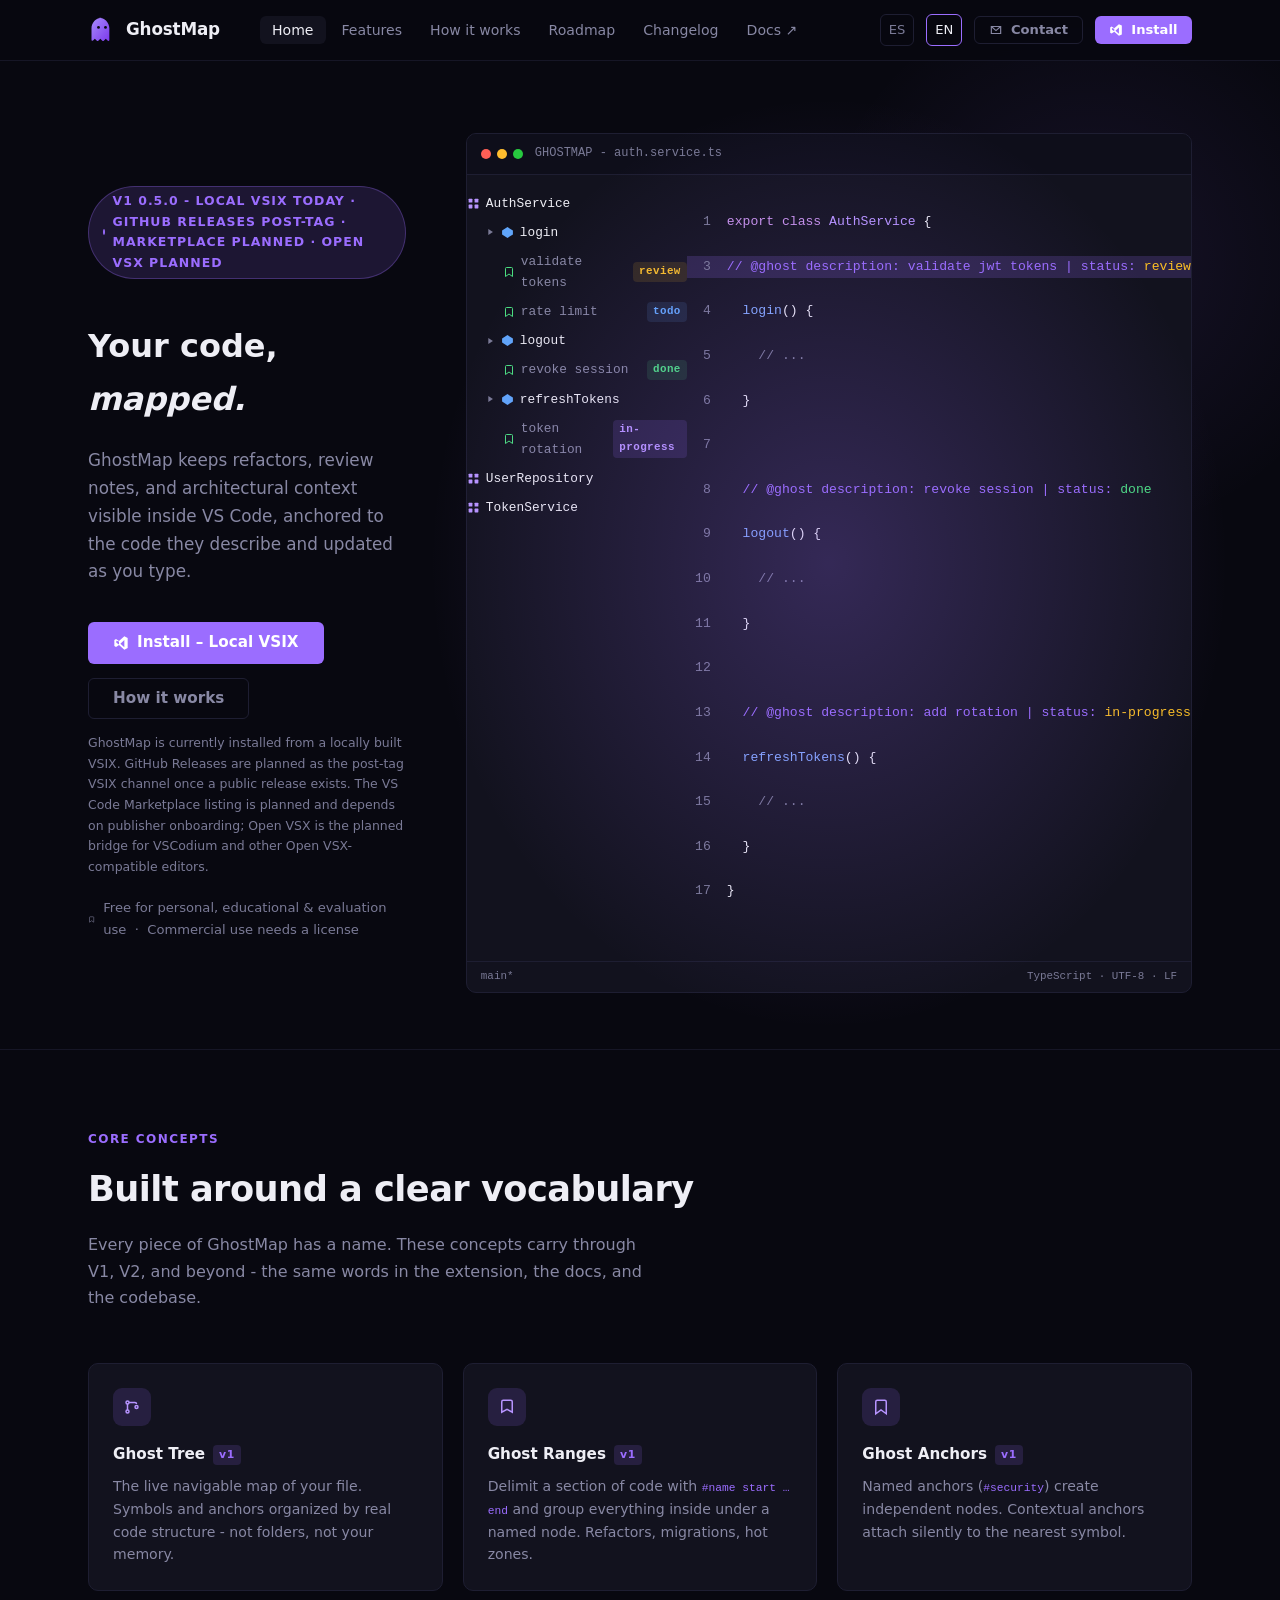
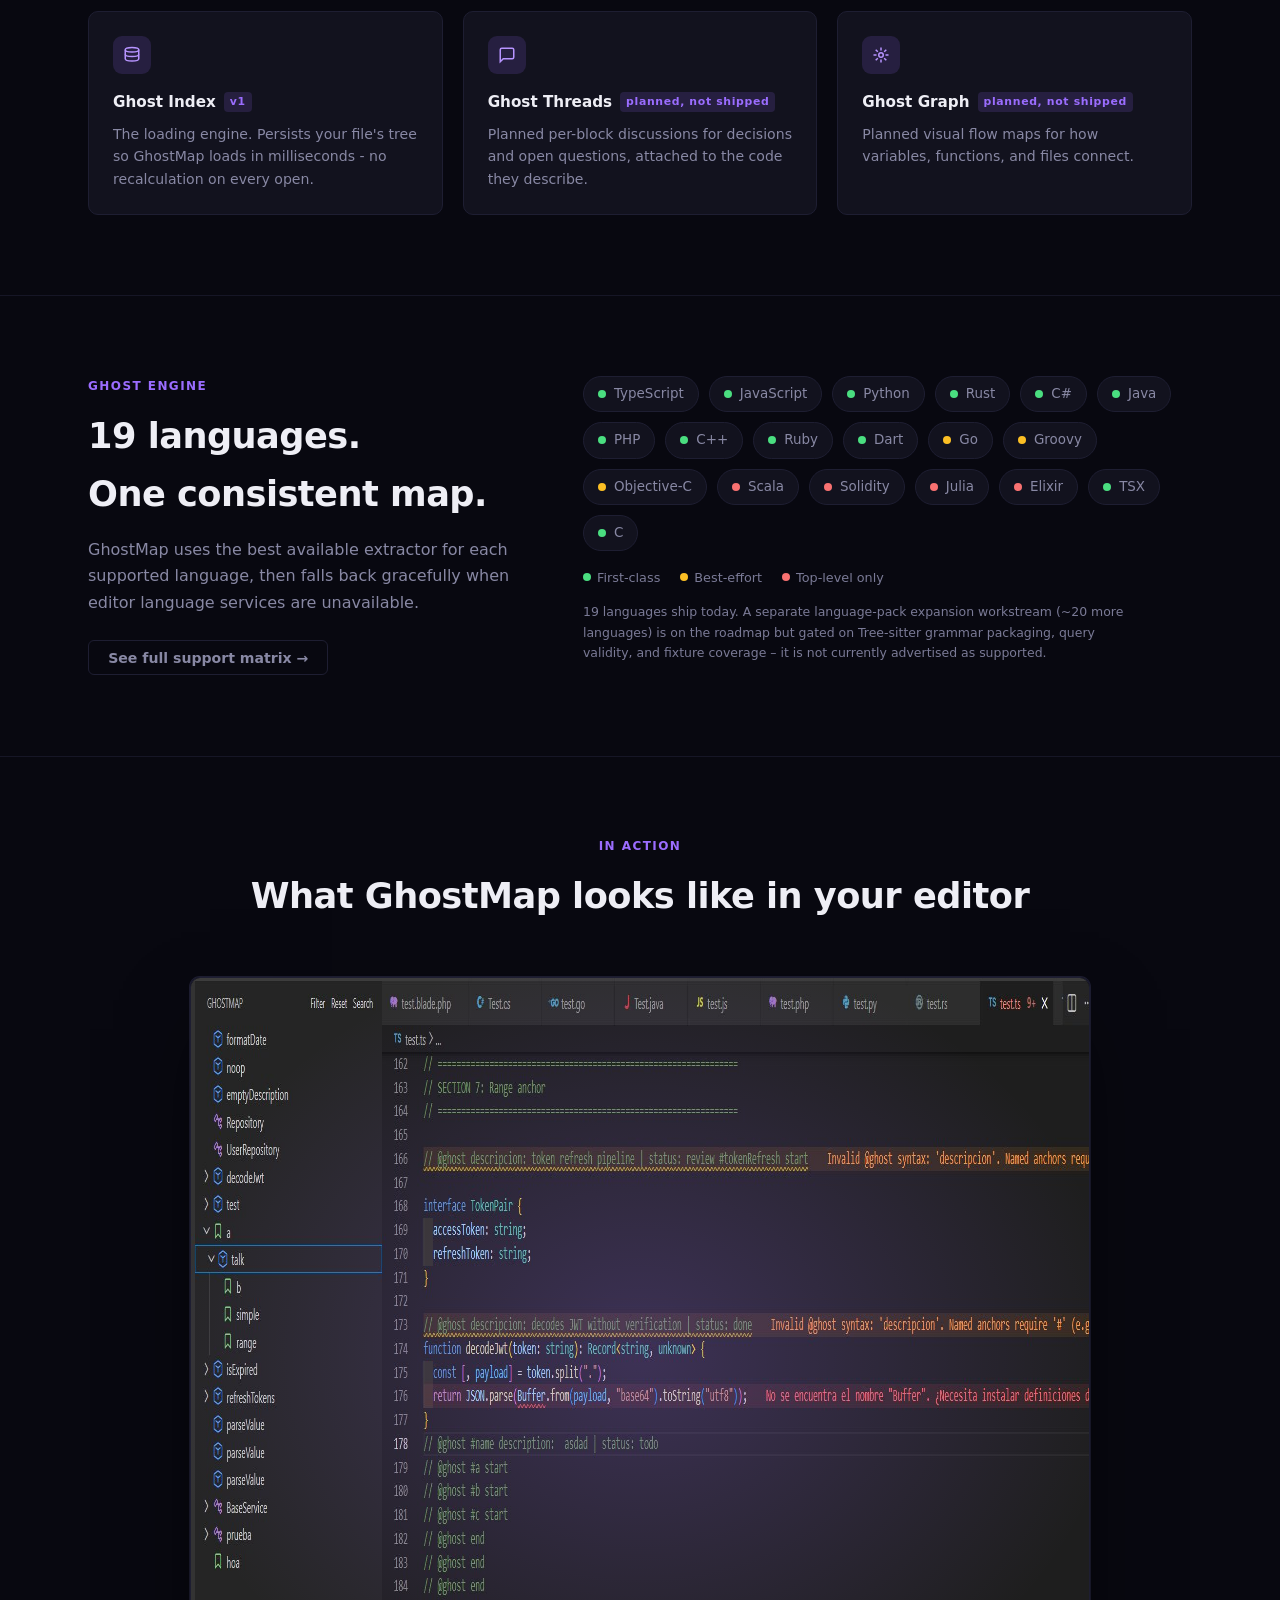
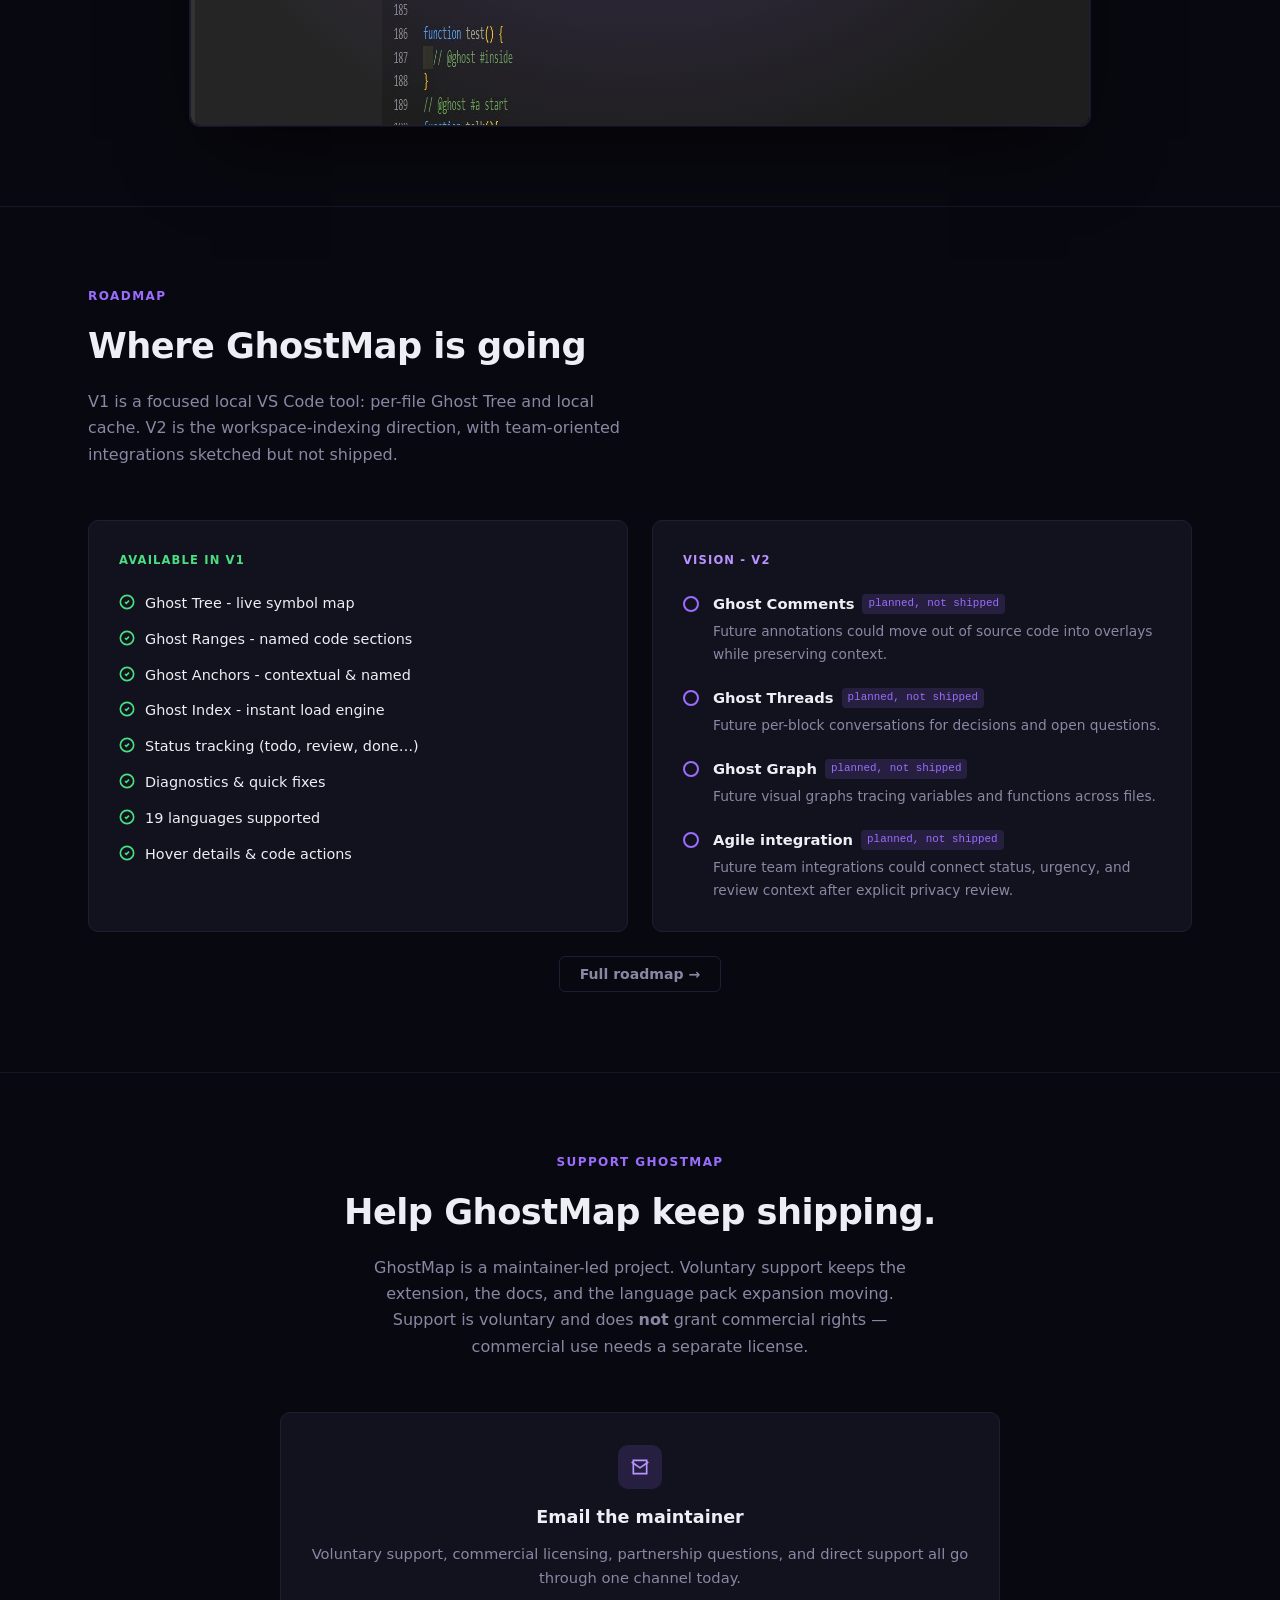
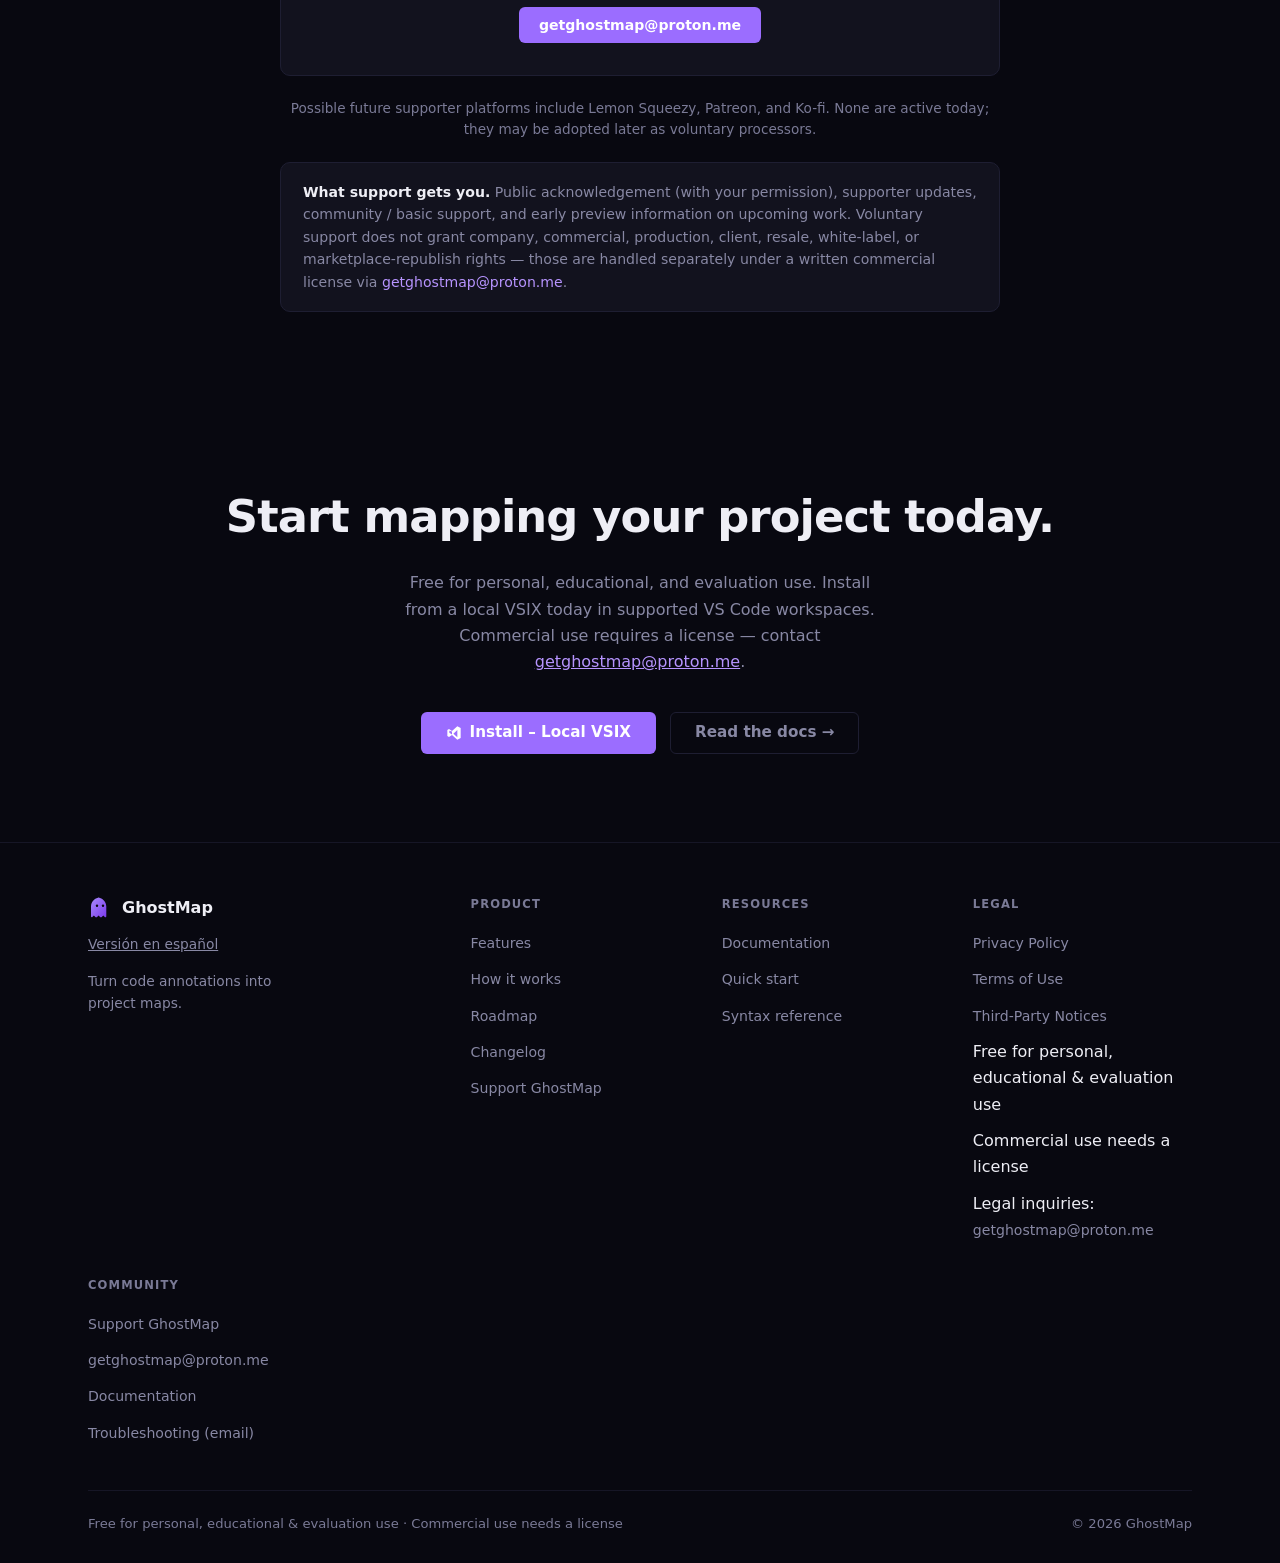
<file: index.html>
<!DOCTYPE html>
<html lang="en">
<head>
  <meta charset="UTF-8" />
  <meta name="viewport" content="width=device-width, initial-scale=1.0" />
  <title>GhostMap - Your code, mapped.</title>
  <meta name="description" content="GhostMap is a VS Code productivity tool that turns @ghost annotations into a live, navigable project map. Free for personal, educational, and evaluation use." />
  <link rel="icon" type="image/svg+xml" href="img/ghost-logo.svg" />
  <link rel="alternate icon" type="image/png" href="img/ghost-logo.png" />
  <link rel="alternate" hreflang="es" href="https://ghostmap-liard.vercel.app/es/" />
  <link rel="alternate" hreflang="en" href="https://ghostmap-liard.vercel.app/" />
  <link rel="alternate" hreflang="x-default" href="https://ghostmap-liard.vercel.app/" />
  <link rel="preconnect" href="https://fonts.googleapis.com">
  <link rel="preconnect" href="https://fonts.gstatic.com" crossorigin>
  <link href="https://fonts.googleapis.com/css2?family=Space+Grotesk:wght@400;500;600;700;800&family=Inter:wght@400;500;600;700&family=JetBrains+Mono:wght@400;500;700&display=swap" rel="stylesheet">
  <link rel="canonical" href="https://ghostmap-liard.vercel.app/" />
  <meta name="theme-color" content="#080810" />
  <meta name="author" content="GhostMap contributors" />
  <meta name="referrer" content="strict-origin-when-cross-origin" />
  <meta http-equiv="Content-Security-Policy" content="default-src 'self'; style-src 'self' 'unsafe-inline' https://fonts.googleapis.com; font-src 'self' https://fonts.gstatic.com; img-src 'self' data:; connect-src 'self'; frame-ancestors 'none'; base-uri 'self'; form-action 'self'" />

  <meta property="og:type" content="website" />
  <meta property="og:site_name" content="GhostMap" />
  <meta property="og:title" content="GhostMap - Your code, mapped." />
  <meta property="og:description" content="A live, navigable map of your code inside VS Code. 19 languages. @ghost annotations. Zero telemetry." />
  <meta property="og:url" content="https://ghostmap-liard.vercel.app/" />
  <meta property="og:image" content="img/ghost-logo.png" />
  <meta name="twitter:card" content="summary" />
  <meta name="twitter:title" content="GhostMap - Your code, mapped." />
  <meta name="twitter:description" content="A live, navigable map of your code inside VS Code. 19 languages. @ghost annotations. Zero telemetry." />
  <meta name="twitter:image" content="img/ghost-logo.png" />

  <link rel="stylesheet" href="css/styles.css" />

  <script type="application/ld+json">
  {
    "@context": "https://schema.org",
    "@type": "SoftwareApplication",
    "name": "GhostMap",
    "applicationCategory": "DeveloperApplication",
    "operatingSystem": "Windows, macOS, Linux",
    "description": "A live, navigable map of your code inside VS Code. 19 languages. @ghost annotations. Zero telemetry.",
    "url": "https://ghostmap-liard.vercel.app/",
    "softwareVersion": "0.5.0",
    "softwareRequirements": "Visual Studio Code 1.85 or higher",
    "author": {
      "@type": "Organization",
      "name": "GhostMap contributors",
      "url": "https://ghostmap-liard.vercel.app/"
    }
  }
  </script>
</head>
<body>

<a class="skip-link" href="#main">Skip to content</a>


<header class="nav">
  <div class="container nav__inner">
    <a href="index.html" class="nav__brand">
      <img src="img/ghost-logo.svg" alt="GhostMap" />
      GhostMap
    </a>
    <nav>
      <ul class="nav__links" id="primary-nav">
        <li><a href="index.html">Home</a></li>
        <li><a href="pages/features.html">Features</a></li>
        <li><a href="pages/how-it-works.html">How it works</a></li>
        <li><a href="pages/roadmap.html">Roadmap</a></li>
        <li><a href="pages/changelog.html">Changelog</a></li>
        <li><a href="https://ghostmap-docs.vercel.app/" target="_blank" rel="noopener">Docs ↗</a></li>
      </ul>
    </nav>
    <div class="nav__right">
      <a href="es/index.html" class="nav__lang" hreflang="es" aria-label="Ver en español">ES</a>
      <span class="nav__lang nav__lang--active" aria-current="true">EN</span>
      <a href="mailto:getghostmap@proton.me" class="btn btn--outline btn--sm">
        <svg width="14" height="14" viewBox="0 0 24 24" fill="none" stroke="currentColor" stroke-width="2"><path d="M4 6h16v12H4z"/><path d="M4 6l8 7 8-7"/></svg>
        Contact
      </a>
      <a href="https://ghostmap-docs.vercel.app/get-started/instalacion" class="btn btn--primary btn--sm">
        <svg width="14" height="14" viewBox="0 0 24 24" fill="currentColor"><path d="M17 2 9 9 4.5 6 2 7.5v9L4.5 18 9 15l8 7 5-2.4V4.4ZM9 14.2 5 11.5v-3L9 9.8Zm8 4.3-5.9-5.2L17 7.5Z"/></svg>
        Install
      </a>
      <button class="nav__mobile-toggle" aria-label="Toggle navigation menu" aria-expanded="false" aria-controls="primary-nav">
        <svg width="22" height="22" viewBox="0 0 24 24" fill="none" stroke="currentColor" stroke-width="2"><path d="M3 6h18M3 12h18M3 18h18"/></svg>
      </button>
    </div>
  </div>
</header>

<main id="main">
  <div class="container">
    <div class="hero-split">
      <div class="hero-split__content">
        <div class="hero__eyebrow">
          <span class="dot"></span>
          V1 0.5.0 - Local VSIX today · GitHub Releases post-tag · Marketplace planned · Open VSX planned
        </div>
        <h1>Your code,<br /><em>mapped.</em></h1>
        <p class="hero__sub">
          GhostMap keeps refactors, review notes, and architectural context visible inside VS Code,
          anchored to the code they describe and updated as you type.
        </p>
        <div class="hero__actions">
          <a href="https://ghostmap-docs.vercel.app/get-started/instalacion" class="btn btn--primary btn--lg">
            <svg width="16" height="16" viewBox="0 0 24 24" fill="currentColor"><path d="M17 2 9 9 4.5 6 2 7.5v9L4.5 18 9 15l8 7 5-2.4V4.4ZM9 14.2 5 11.5v-3L9 9.8Zm8 4.3-5.9-5.2L17 7.5Z"/></svg>
            Install &#8211; Local VSIX
          </a>
          <a href="pages/how-it-works.html" class="btn btn--outline btn--lg">How it works</a>
        </div>
        <p style="margin-top:14px;font-size:0.78rem;color:var(--text-faint);max-width:520px">
          GhostMap is currently installed from a locally built VSIX. GitHub
          Releases are planned as the post-tag VSIX channel once a public
          release exists. The VS Code Marketplace listing is planned and
          depends on publisher onboarding; Open VSX is the planned bridge for
          VSCodium and other Open VSX-compatible editors.
        </p>
        <div class="hero__meta">
          <svg width="13" height="13" viewBox="0 0 24 24" fill="none" stroke="currentColor" stroke-width="2"><path d="M19 21 12 16 5 21V5a2 2 0 0 1 2-2h10a2 2 0 0 1 2 2Z"/></svg>
          Free for personal, educational &amp; evaluation use &nbsp;·&nbsp; Commercial use needs a license
        </div>
      </div>

      <div class="ghost-glow" style="position:relative; z-index:1">
        <div class="panel">
          <div class="panel__bar">
            <div class="panel__dots">
              <span class="panel__dot panel__dot--r"></span>
              <span class="panel__dot panel__dot--y"></span>
              <span class="panel__dot panel__dot--g"></span>
            </div>
            <span class="panel__title">GHOSTMAP - auth.service.ts</span>
          </div>
          <div style="display:grid; grid-template-columns:220px 1fr">
            <div style="padding:14px 0">
              <div class="tree">
                <div class="tree-row">
                  <svg class="icon-c" width="13" height="13" viewBox="0 0 24 24" fill="currentColor"><rect x="3" y="3" width="7" height="7" rx="1"/><rect x="14" y="3" width="7" height="7" rx="1"/><rect x="3" y="14" width="7" height="7" rx="1"/><rect x="14" y="14" width="7" height="7" rx="1"/></svg>
                  <span class="tree-row__name">AuthService</span>
                </div>
                <div class="tree-row tree-row--i1">
                  <svg class="icon-ch" width="10" height="10" viewBox="0 0 24 24" fill="currentColor"><path d="M8 5v14l11-7Z"/></svg>
                  <svg class="icon-f" width="13" height="13" viewBox="0 0 24 24" fill="currentColor"><polygon points="12,2 22,8.5 22,15.5 12,22 2,15.5 2,8.5"/></svg>
                  <span class="tree-row__name">login</span>
                </div>
                <div class="tree-row tree-row--i2">
                  <svg class="icon-a" width="12" height="12" viewBox="0 0 24 24" fill="none" stroke="currentColor" stroke-width="2"><path d="M19 21 12 16 5 21V5a2 2 0 0 1 2-2h10a2 2 0 0 1 2 2Z"/></svg>
                  <span>validate tokens</span>
                  <span class="tree-row__badge badge--review">review</span>
                </div>
                <div class="tree-row tree-row--i2">
                  <svg class="icon-a" width="12" height="12" viewBox="0 0 24 24" fill="none" stroke="currentColor" stroke-width="2"><path d="M19 21 12 16 5 21V5a2 2 0 0 1 2-2h10a2 2 0 0 1 2 2Z"/></svg>
                  <span>rate limit</span>
                  <span class="tree-row__badge badge--todo">todo</span>
                </div>
                <div class="tree-row tree-row--i1">
                  <svg class="icon-ch" width="10" height="10" viewBox="0 0 24 24" fill="currentColor"><path d="M8 5v14l11-7Z"/></svg>
                  <svg class="icon-f" width="13" height="13" viewBox="0 0 24 24" fill="currentColor"><polygon points="12,2 22,8.5 22,15.5 12,22 2,15.5 2,8.5"/></svg>
                  <span class="tree-row__name">logout</span>
                </div>
                <div class="tree-row tree-row--i2">
                  <svg class="icon-a" width="12" height="12" viewBox="0 0 24 24" fill="none" stroke="currentColor" stroke-width="2"><path d="M19 21 12 16 5 21V5a2 2 0 0 1 2-2h10a2 2 0 0 1 2 2Z"/></svg>
                  <span>revoke session</span>
                  <span class="tree-row__badge badge--done">done</span>
                </div>
                <div class="tree-row tree-row--i1">
                  <svg class="icon-ch" width="10" height="10" viewBox="0 0 24 24" fill="currentColor"><path d="M8 5v14l11-7Z"/></svg>
                  <svg class="icon-f" width="13" height="13" viewBox="0 0 24 24" fill="currentColor"><polygon points="12,2 22,8.5 22,15.5 12,22 2,15.5 2,8.5"/></svg>
                  <span class="tree-row__name">refreshTokens</span>
                </div>
                <div class="tree-row tree-row--i2">
                  <svg class="icon-a" width="12" height="12" viewBox="0 0 24 24" fill="none" stroke="currentColor" stroke-width="2"><path d="M19 21 12 16 5 21V5a2 2 0 0 1 2-2h10a2 2 0 0 1 2 2Z"/></svg>
                  <span>token rotation</span>
                  <span class="tree-row__badge badge--progress">in-progress</span>
                </div>
                <div class="tree-row">
                  <svg class="icon-c" width="13" height="13" viewBox="0 0 24 24" fill="currentColor"><rect x="3" y="3" width="7" height="7" rx="1"/><rect x="14" y="3" width="7" height="7" rx="1"/><rect x="3" y="14" width="7" height="7" rx="1"/><rect x="14" y="14" width="7" height="7" rx="1"/></svg>
                  <span class="tree-row__name">UserRepository</span>
                </div>
                <div class="tree-row">
                  <svg class="icon-c" width="13" height="13" viewBox="0 0 24 24" fill="currentColor"><rect x="3" y="3" width="7" height="7" rx="1"/><rect x="14" y="3" width="7" height="7" rx="1"/><rect x="3" y="14" width="7" height="7" rx="1"/><rect x="14" y="14" width="7" height="7" rx="1"/></svg>
                  <span class="tree-row__name">TokenService</span>
                </div>
              </div>
            </div>
            <div style="padding:14px 0 14px">
              <div class="code">
<span class="line"><span class="ln">1</span><span class="kw">export class</span> <span class="cls">AuthService</span> {</span>
<span class="line line--hl"><span class="ln">3</span><span class="gh">// @ghost description: validate jwt tokens | status: <span class="gs">review</span></span></span>
<span class="line"><span class="ln">4</span>  <span class="fn">login</span>() {</span>
<span class="line"><span class="ln">5</span>    <span class="cm">// ...</span></span>
<span class="line"><span class="ln">6</span>  }</span>
<span class="line"><span class="ln">7</span></span>
<span class="line"><span class="ln">8</span>  <span class="gh">// @ghost description: revoke session | status: <span class="gd">done</span></span></span>
<span class="line"><span class="ln">9</span>  <span class="fn">logout</span>() {</span>
<span class="line"><span class="ln">10</span>    <span class="cm">// ...</span></span>
<span class="line"><span class="ln">11</span>  }</span>
<span class="line"><span class="ln">12</span></span>
<span class="line"><span class="ln">13</span>  <span class="gh">// @ghost description: add rotation | status: <span class="gs">in-progress</span></span></span>
<span class="line"><span class="ln">14</span>  <span class="fn">refreshTokens</span>() {</span>
<span class="line"><span class="ln">15</span>    <span class="cm">// ...</span></span>
<span class="line"><span class="ln">16</span>  }</span>
<span class="line"><span class="ln">17</span>}</span>
              </div>
            </div>
          </div>
          <div style="display:flex;justify-content:space-between;padding:6px 14px;border-top:1px solid var(--border);font-family:var(--font-mono);font-size:0.68rem;color:var(--text-faint)">
            <span>main*</span><span>TypeScript · UTF-8 · LF</span>
          </div>
        </div>
      </div>
    </div>
  </div>

  <section class="section section--bordered">
    <div class="container">
      <div class="section__head">
        <div class="section__label">Core Concepts</div>
        <h2 class="section__title">Built around a clear vocabulary</h2>
        <p class="section__desc">
          Every piece of GhostMap has a name. These concepts carry through
          V1, V2, and beyond - the same words in the extension, the docs,
          and the codebase.
        </p>
      </div>

      <div class="features-grid">
        <div class="feat-card">
          <div class="feat-card__icon">
            <svg width="18" height="18" viewBox="0 0 24 24" fill="none" stroke="currentColor" stroke-width="2"><circle cx="6" cy="6" r="2"/><circle cx="6" cy="18" r="2"/><circle cx="18" cy="12" r="2"/><path d="M6 8v8M8 6h8a2 2 0 0 1 2 2v0"/></svg>
          </div>
          <h3>Ghost Tree <span class="feat-card__tag">v1</span></h3>
          <p>The live navigable map of your file. Symbols and anchors organized by real code structure - not folders, not your memory.</p>
        </div>

        <div class="feat-card">
          <div class="feat-card__icon">
            <svg width="18" height="18" viewBox="0 0 24 24" fill="none" stroke="currentColor" stroke-width="2"><path d="M17 3H7a2 2 0 0 0-2 2v14l7-4 7 4V5a2 2 0 0 0-2-2Z"/></svg>
          </div>
          <h3>Ghost Ranges <span class="feat-card__tag">v1</span></h3>
          <p>Delimit a section of code with <code style="font-size:0.8em;color:var(--violet)">#name start … end</code> and group everything inside under a named node. Refactors, migrations, hot zones.</p>
        </div>

        <div class="feat-card">
          <div class="feat-card__icon">
            <svg width="18" height="18" viewBox="0 0 24 24" fill="none" stroke="currentColor" stroke-width="2"><path d="M19 21 12 16 5 21V5a2 2 0 0 1 2-2h10a2 2 0 0 1 2 2Z"/></svg>
          </div>
          <h3>Ghost Anchors <span class="feat-card__tag">v1</span></h3>
          <p>Named anchors (<code style="font-size:0.8em;color:var(--violet)">#security</code>) create independent nodes. Contextual anchors attach silently to the nearest symbol.</p>
        </div>

        <div class="feat-card">
          <div class="feat-card__icon">
            <svg width="18" height="18" viewBox="0 0 24 24" fill="none" stroke="currentColor" stroke-width="2"><ellipse cx="12" cy="5" rx="9" ry="3"/><path d="M3 5v6c0 1.66 4.03 3 9 3s9-1.34 9-3V5"/><path d="M3 11v6c0 1.66 4.03 3 9 3s9-1.34 9-3v-6"/></svg>
          </div>
          <h3>Ghost Index <span class="feat-card__tag">v1</span></h3>
          <p>The loading engine. Persists your file's tree so GhostMap loads in milliseconds - no recalculation on every open.</p>
        </div>

        <div class="feat-card">
          <div class="feat-card__icon">
            <svg width="18" height="18" viewBox="0 0 24 24" fill="none" stroke="currentColor" stroke-width="2"><path d="M21 15a2 2 0 0 1-2 2H7l-4 4V5a2 2 0 0 1 2-2h14a2 2 0 0 1 2 2z"/></svg>
          </div>
          <h3>Ghost Threads <span class="feat-card__tag">planned, not shipped</span></h3>
          <p>Planned per-block discussions for decisions and open questions, attached to the code they describe.</p>
        </div>

        <div class="feat-card">
          <div class="feat-card__icon">
            <svg width="18" height="18" viewBox="0 0 24 24" fill="none" stroke="currentColor" stroke-width="2"><circle cx="12" cy="12" r="3"/><path d="M12 2v4M12 18v4M4.93 4.93l2.83 2.83M16.24 16.24l2.83 2.83M2 12h4M18 12h4M4.93 19.07l2.83-2.83M16.24 7.76l2.83-2.83"/></svg>
          </div>
          <h3>Ghost Graph <span class="feat-card__tag">planned, not shipped</span></h3>
          <p>Planned visual flow maps for how variables, functions, and files connect.</p>
        </div>
      </div>
    </div>
  </section>

  <section class="section section--bordered">
    <div class="container">
      <div style="display:grid;grid-template-columns:1fr 1.4fr;gap:60px;align-items:center">
        <div>
          <div class="section__label">Ghost Engine</div>
          <h2 class="section__title">19 languages.<br />One consistent map.</h2>
          <p class="section__desc" style="margin-bottom:24px">
            GhostMap uses the best available extractor for each supported language,
            then falls back gracefully when editor language services are unavailable.
          </p>
          <a href="pages/features.html#languages" class="btn btn--outline">See full support matrix →</a>
        </div>
        <div>
          <div class="lang-grid">
            <span class="lang-pill"><span class="tier tier--1"></span>TypeScript</span>
            <span class="lang-pill"><span class="tier tier--1"></span>JavaScript</span>
            <span class="lang-pill"><span class="tier tier--1"></span>Python</span>
            <span class="lang-pill"><span class="tier tier--1"></span>Rust</span>
            <span class="lang-pill"><span class="tier tier--1"></span>C#</span>
            <span class="lang-pill"><span class="tier tier--1"></span>Java</span>
            <span class="lang-pill"><span class="tier tier--1"></span>PHP</span>
            <span class="lang-pill"><span class="tier tier--1"></span>C++</span>
            <span class="lang-pill"><span class="tier tier--1"></span>Ruby</span>
            <span class="lang-pill"><span class="tier tier--1"></span>Dart</span>
            <span class="lang-pill"><span class="tier tier--2"></span>Go</span>
            <span class="lang-pill"><span class="tier tier--2"></span>Groovy</span>
            <span class="lang-pill"><span class="tier tier--2"></span>Objective-C</span>
            <span class="lang-pill"><span class="tier tier--3"></span>Scala</span>
            <span class="lang-pill"><span class="tier tier--3"></span>Solidity</span>
            <span class="lang-pill"><span class="tier tier--3"></span>Julia</span>
            <span class="lang-pill"><span class="tier tier--3"></span>Elixir</span>
            <span class="lang-pill"><span class="tier tier--1"></span>TSX</span>
            <span class="lang-pill"><span class="tier tier--1"></span>C</span>
          </div>
          <div style="display:flex;gap:20px;margin-top:16px;font-size:0.8rem;color:var(--text-faint)">
            <span style="display:flex;align-items:center;gap:6px"><span class="tier tier--1" style="display:inline-block;width:8px;height:8px;border-radius:50%;background:var(--green)"></span>First-class</span>
            <span style="display:flex;align-items:center;gap:6px"><span style="display:inline-block;width:8px;height:8px;border-radius:50%;background:var(--amber)"></span>Best-effort</span>
            <span style="display:flex;align-items:center;gap:6px"><span style="display:inline-block;width:8px;height:8px;border-radius:50%;background:var(--red)"></span>Top-level only</span>
          </div>
          <p style="margin-top:14px;font-size:0.78rem;color:var(--text-faint);max-width:560px">
            19 languages ship today. A separate language-pack expansion
            workstream (~20 more languages) is on the roadmap but gated on
            Tree-sitter grammar packaging, query validity, and fixture
            coverage &#8211; it is not currently advertised as supported.
          </p>
        </div>
      </div>
    </div>
  </section>

  <section class="section section--bordered">
    <div class="container">
      <div class="section__head section__head--center">
        <div class="section__label">In Action</div>
        <h2 class="section__title">What GhostMap looks like in your editor</h2>
      </div>
      <div class="feat-hero-screenshot ghost-glow" style="max-width:900px;margin:0 auto">
        <img src="img/screenshot-vscode.png" loading="lazy" decoding="async" width="1842" height="747" alt="GhostMap running in VS Code showing the Ghost Tree panel with multiple languages" />
      </div>
    </div>
  </section>

  <section class="section section--bordered">
    <div class="container">
      <div class="section__head">
        <div class="section__label">Roadmap</div>
        <h2 class="section__title">Where GhostMap is going</h2>
        <p class="section__desc">V1 is a focused local VS Code tool: per-file Ghost Tree and local cache. V2 is the workspace-indexing direction, with team-oriented integrations sketched but not shipped.</p>
      </div>
      <div class="roadmap-split">
        <div class="roadmap-card roadmap-card--v1">
          <div class="roadmap-card__label">Available in V1</div>
          <ul class="checklist">
            <li><svg width="16" height="16" viewBox="0 0 24 24" fill="none" stroke="var(--green)" stroke-width="2.5"><circle cx="12" cy="12" r="10"/><path d="m9 12 2 2 4-4"/></svg>Ghost Tree - live symbol map</li>
            <li><svg width="16" height="16" viewBox="0 0 24 24" fill="none" stroke="var(--green)" stroke-width="2.5"><circle cx="12" cy="12" r="10"/><path d="m9 12 2 2 4-4"/></svg>Ghost Ranges - named code sections</li>
            <li><svg width="16" height="16" viewBox="0 0 24 24" fill="none" stroke="var(--green)" stroke-width="2.5"><circle cx="12" cy="12" r="10"/><path d="m9 12 2 2 4-4"/></svg>Ghost Anchors - contextual &amp; named</li>
            <li><svg width="16" height="16" viewBox="0 0 24 24" fill="none" stroke="var(--green)" stroke-width="2.5"><circle cx="12" cy="12" r="10"/><path d="m9 12 2 2 4-4"/></svg>Ghost Index - instant load engine</li>
            <li><svg width="16" height="16" viewBox="0 0 24 24" fill="none" stroke="var(--green)" stroke-width="2.5"><circle cx="12" cy="12" r="10"/><path d="m9 12 2 2 4-4"/></svg>Status tracking (todo, review, done…)</li>
            <li><svg width="16" height="16" viewBox="0 0 24 24" fill="none" stroke="var(--green)" stroke-width="2.5"><circle cx="12" cy="12" r="10"/><path d="m9 12 2 2 4-4"/></svg>Diagnostics &amp; quick fixes</li>
            <li><svg width="16" height="16" viewBox="0 0 24 24" fill="none" stroke="var(--green)" stroke-width="2.5"><circle cx="12" cy="12" r="10"/><path d="m9 12 2 2 4-4"/></svg>19 languages supported</li>
            <li><svg width="16" height="16" viewBox="0 0 24 24" fill="none" stroke="var(--green)" stroke-width="2.5"><circle cx="12" cy="12" r="10"/><path d="m9 12 2 2 4-4"/></svg>Hover details &amp; code actions</li>
          </ul>
        </div>
        <div class="roadmap-card roadmap-card--v2">
          <div class="roadmap-card__label">Vision - V2</div>
          <ul class="vision-list">
            <li>
              <span class="ring"></span>
              <div>
                <h4>Ghost Comments <span class="vision-tag">planned, not shipped</span></h4>
                <p>Future annotations could move out of source code into overlays while preserving context.</p>
              </div>
            </li>
            <li>
              <span class="ring"></span>
              <div>
                <h4>Ghost Threads <span class="vision-tag">planned, not shipped</span></h4>
                <p>Future per-block conversations for decisions and open questions.</p>
              </div>
            </li>
            <li>
              <span class="ring"></span>
              <div>
                <h4>Ghost Graph <span class="vision-tag">planned, not shipped</span></h4>
                <p>Future visual graphs tracing variables and functions across files.</p>
              </div>
            </li>
            <li>
              <span class="ring"></span>
              <div>
                <h4>Agile integration <span class="vision-tag">planned, not shipped</span></h4>
                <p>Future team integrations could connect status, urgency, and review context after explicit privacy review.</p>
              </div>
            </li>
          </ul>
        </div>
      </div>
      <div style="margin-top:24px;text-align:center">
        <a href="pages/roadmap.html" class="btn btn--outline">Full roadmap →</a>
      </div>
    </div>
  </section>

  <section class="section section--bordered" id="support">
    <div class="container">
      <div class="section__head section__head--center">
        <div class="section__label">Support GhostMap</div>
        <h2 class="section__title">Help GhostMap keep shipping.</h2>
        <p class="section__desc">
          GhostMap is a maintainer-led project. Voluntary support keeps the
          extension, the docs, and the language pack expansion moving.
          Support is voluntary and does <strong>not</strong> grant commercial
          rights &mdash; commercial use needs a separate license.
        </p>
      </div>

      <div class="support">
        <div class="support__cta">
          <div class="support__cta-icon">
            <svg width="20" height="20" viewBox="0 0 24 24" fill="none" stroke="currentColor" stroke-width="2"><path d="M4 4h16v16H4z"/><path d="M22 6 12 13 2 6"/></svg>
          </div>
          <h3 class="support__cta-title">Email the maintainer</h3>
          <p class="support__cta-text">Voluntary support, commercial licensing, partnership questions, and direct support all go through one channel today.</p>
          <a href="mailto:getghostmap@proton.me" class="btn btn--primary">getghostmap@proton.me</a>
        </div>

        <p class="support__future">
          Possible future supporter platforms include Lemon Squeezy, Patreon, and Ko-fi. None are active today; they may be adopted later as voluntary processors.
        </p>

        <div class="support__note">
          <strong>What support gets you.</strong>
          Public acknowledgement (with your permission), supporter updates,
          community / basic support, and early preview information on
          upcoming work. Voluntary support does not grant company, commercial,
          production, client, resale, white-label, or marketplace-republish
          rights &mdash; those are handled separately under a written commercial
          license via <a href="mailto:getghostmap@proton.me">getghostmap@proton.me</a>.
        </div>
      </div>
    </div>
  </section>

  <section class="cta-block">
    <div class="container">
      <h2>Start mapping your project today.</h2>
      <p>Free for personal, educational, and evaluation use. Install from a local VSIX today in supported VS Code workspaces. Commercial use requires a license &mdash; contact <a href="mailto:getghostmap@proton.me" style="color:var(--violet-bright)">getghostmap@proton.me</a>.</p>
      <div style="display:flex;justify-content:center;gap:14px;flex-wrap:wrap">
        <a href="https://ghostmap-docs.vercel.app/get-started/instalacion" class="btn btn--primary btn--lg">
          <svg width="16" height="16" viewBox="0 0 24 24" fill="currentColor"><path d="M17 2 9 9 4.5 6 2 7.5v9L4.5 18 9 15l8 7 5-2.4V4.4ZM9 14.2 5 11.5v-3L9 9.8Zm8 4.3-5.9-5.2L17 7.5Z"/></svg>
          Install &#8211; Local VSIX
        </a>
        <a href="https://ghostmap-docs.vercel.app/" class="btn btn--outline btn--lg">Read the docs →</a>
      </div>
    </div>
  </section>
</main>

<footer class="footer">
  <div class="container">
    <div class="footer__grid">
      <div>
        <div class="footer__brand">
          <img src="img/ghost-logo.svg" alt="GhostMap" />
          GhostMap
        </div>
        <p class="footer__tagline" style="margin-top:8px"><a href="es/index.html" hreflang="es">Versión en español</a></p>
        <p class="footer__tagline">Turn code annotations into project maps.</p>
      </div>
      <div class="footer__col">
        <h4>Product</h4>
        <ul>
          <li><a href="pages/features.html">Features</a></li>
          <li><a href="pages/how-it-works.html">How it works</a></li>
          <li><a href="pages/roadmap.html">Roadmap</a></li>
          <li><a href="pages/changelog.html">Changelog</a></li>
          <li><a href="#support">Support GhostMap</a></li>
        </ul>
      </div>
      <div class="footer__col">
        <h4>Resources</h4>
        <ul>
          <li><a href="https://ghostmap-docs.vercel.app/">Documentation</a></li>
          <li><a href="https://ghostmap-docs.vercel.app/get-started/instalacion">Quick start</a></li>
          <li><a href="https://ghostmap-docs.vercel.app/reference/sintaxis">Syntax reference</a></li>
        </ul>
      </div>
      <div class="footer__col">
        <h4>Legal</h4>
        <ul>
          <li><a href="pages/privacy.html">Privacy Policy</a></li>
          <li><a href="pages/terms.html">Terms of Use</a></li>
          <li><a href="pages/notices.html">Third-Party Notices</a></li>
          <li>Free for personal, educational &amp; evaluation use</li>
          <li>Commercial use needs a license</li>
          <li>Legal inquiries: <a href="mailto:getghostmap@proton.me">getghostmap@proton.me</a></li>
        </ul>
      </div>
      <div class="footer__col">
        <h4>Community</h4>
        <ul>
          <li><a href="#support">Support GhostMap</a></li>
          <li><a href="mailto:getghostmap@proton.me">getghostmap@proton.me</a></li>
          <li><a href="https://ghostmap-docs.vercel.app/">Documentation</a></li>
          <li><a href="mailto:getghostmap@proton.me">Troubleshooting (email)</a></li>
        </ul>
      </div>
    </div>
    <div class="footer__bottom">
      <span>Free for personal, educational &amp; evaluation use · Commercial use needs a license</span>
      <span>© <span id="year">2026</span> GhostMap</span>
    </div>
  </div>
</footer>

<script src="js/main.js"></script>
</body>
</html>
</file>
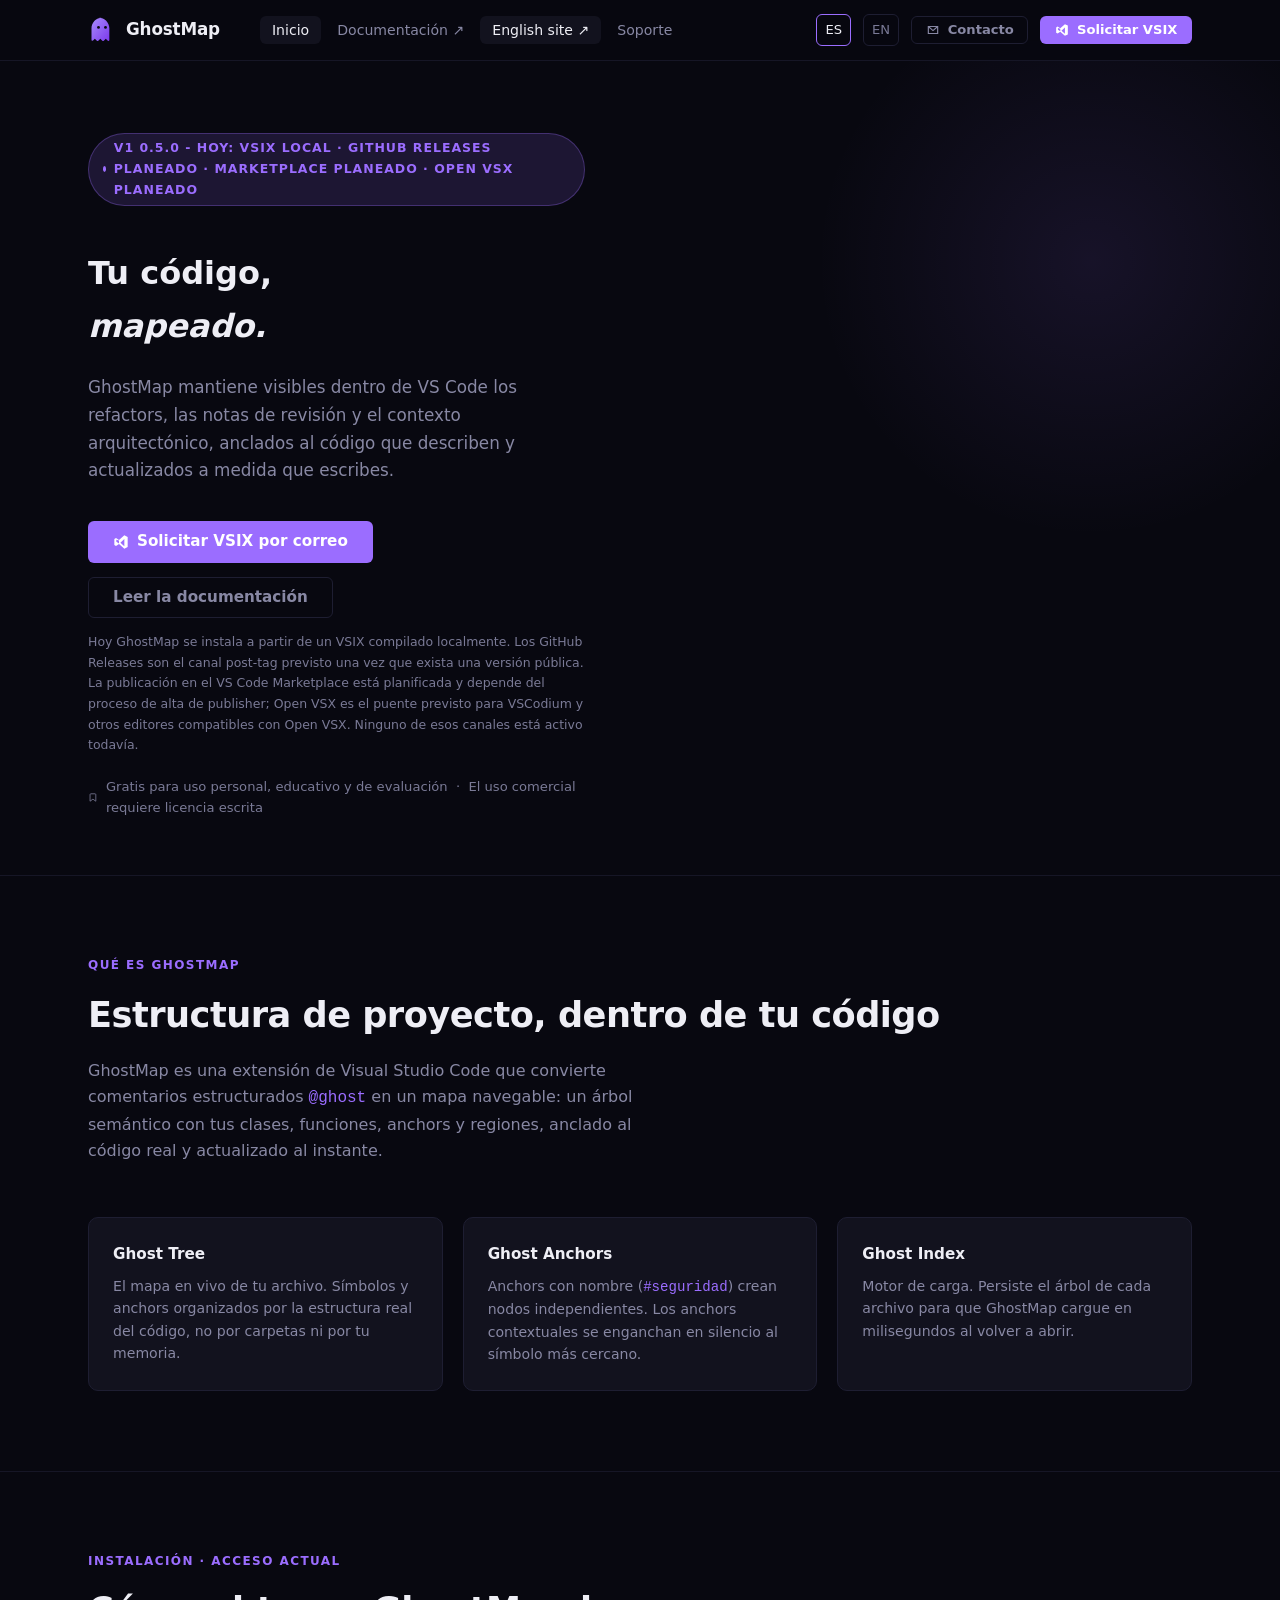
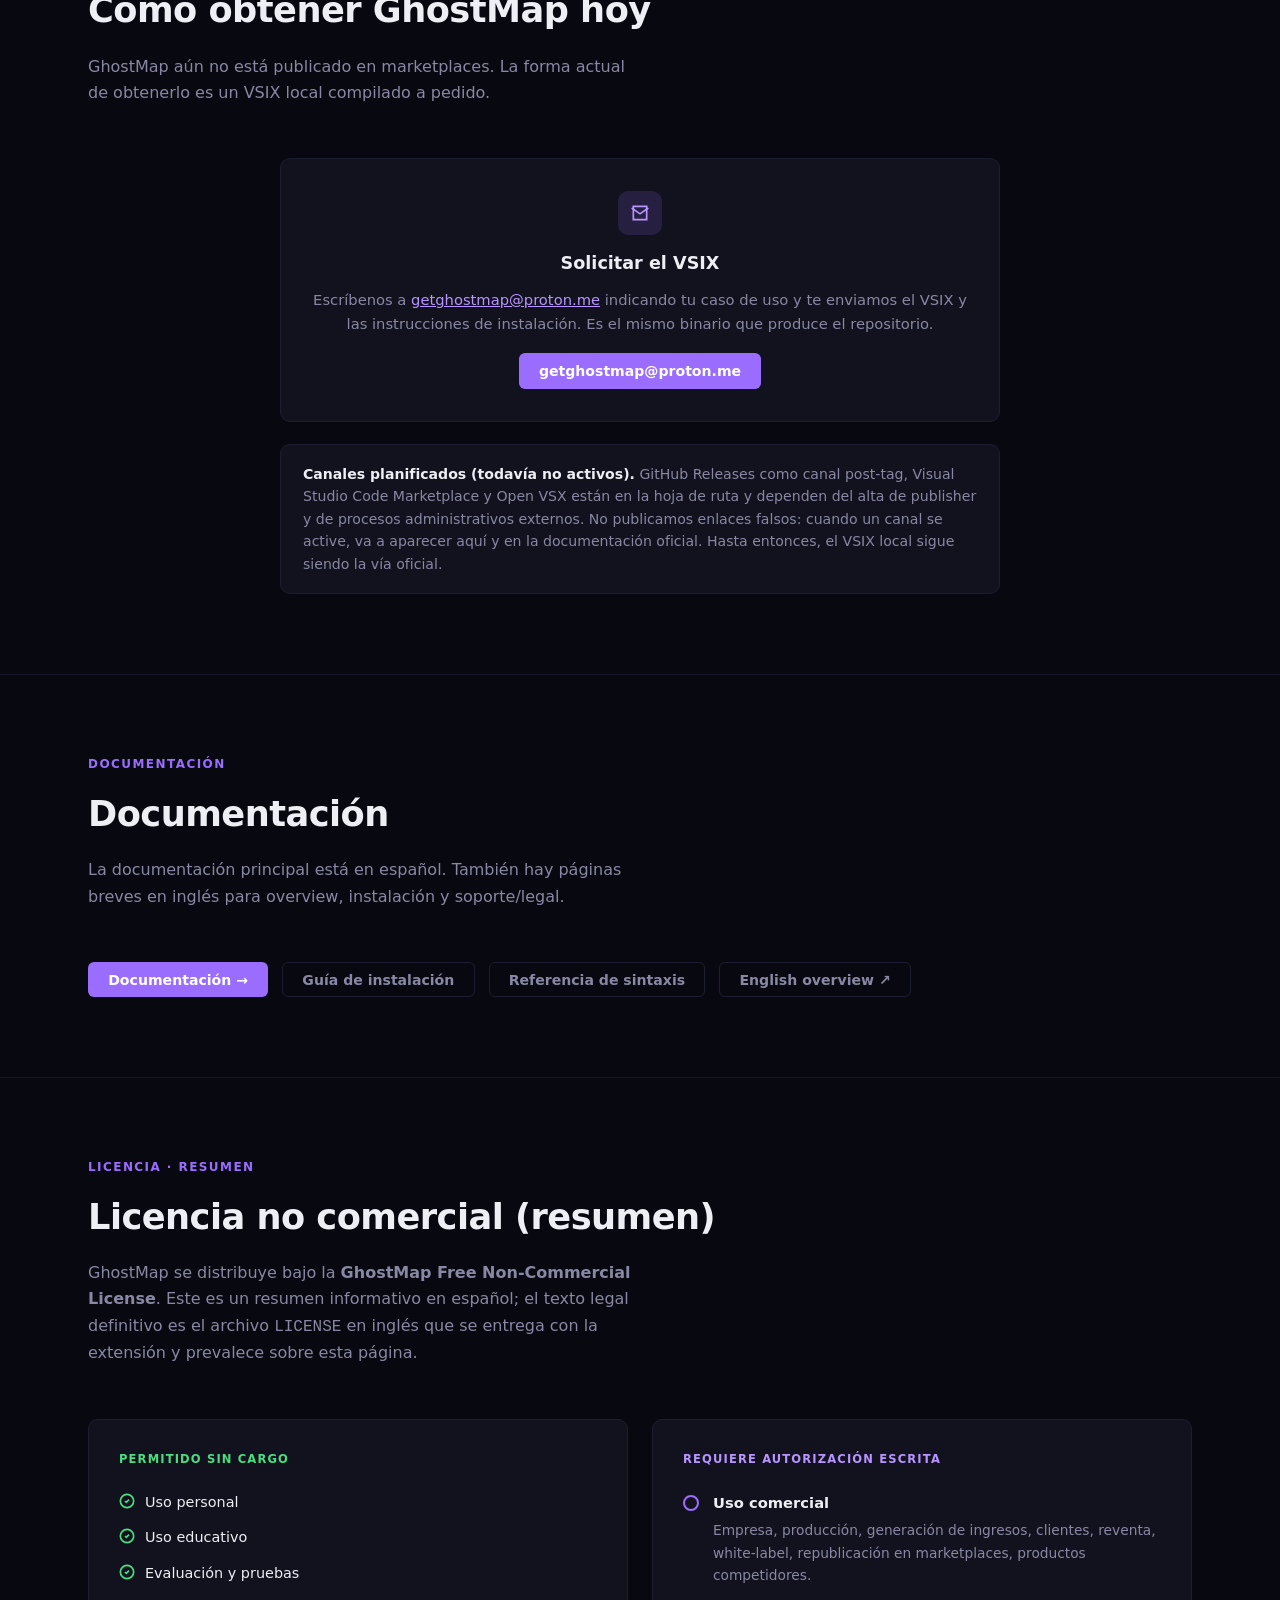
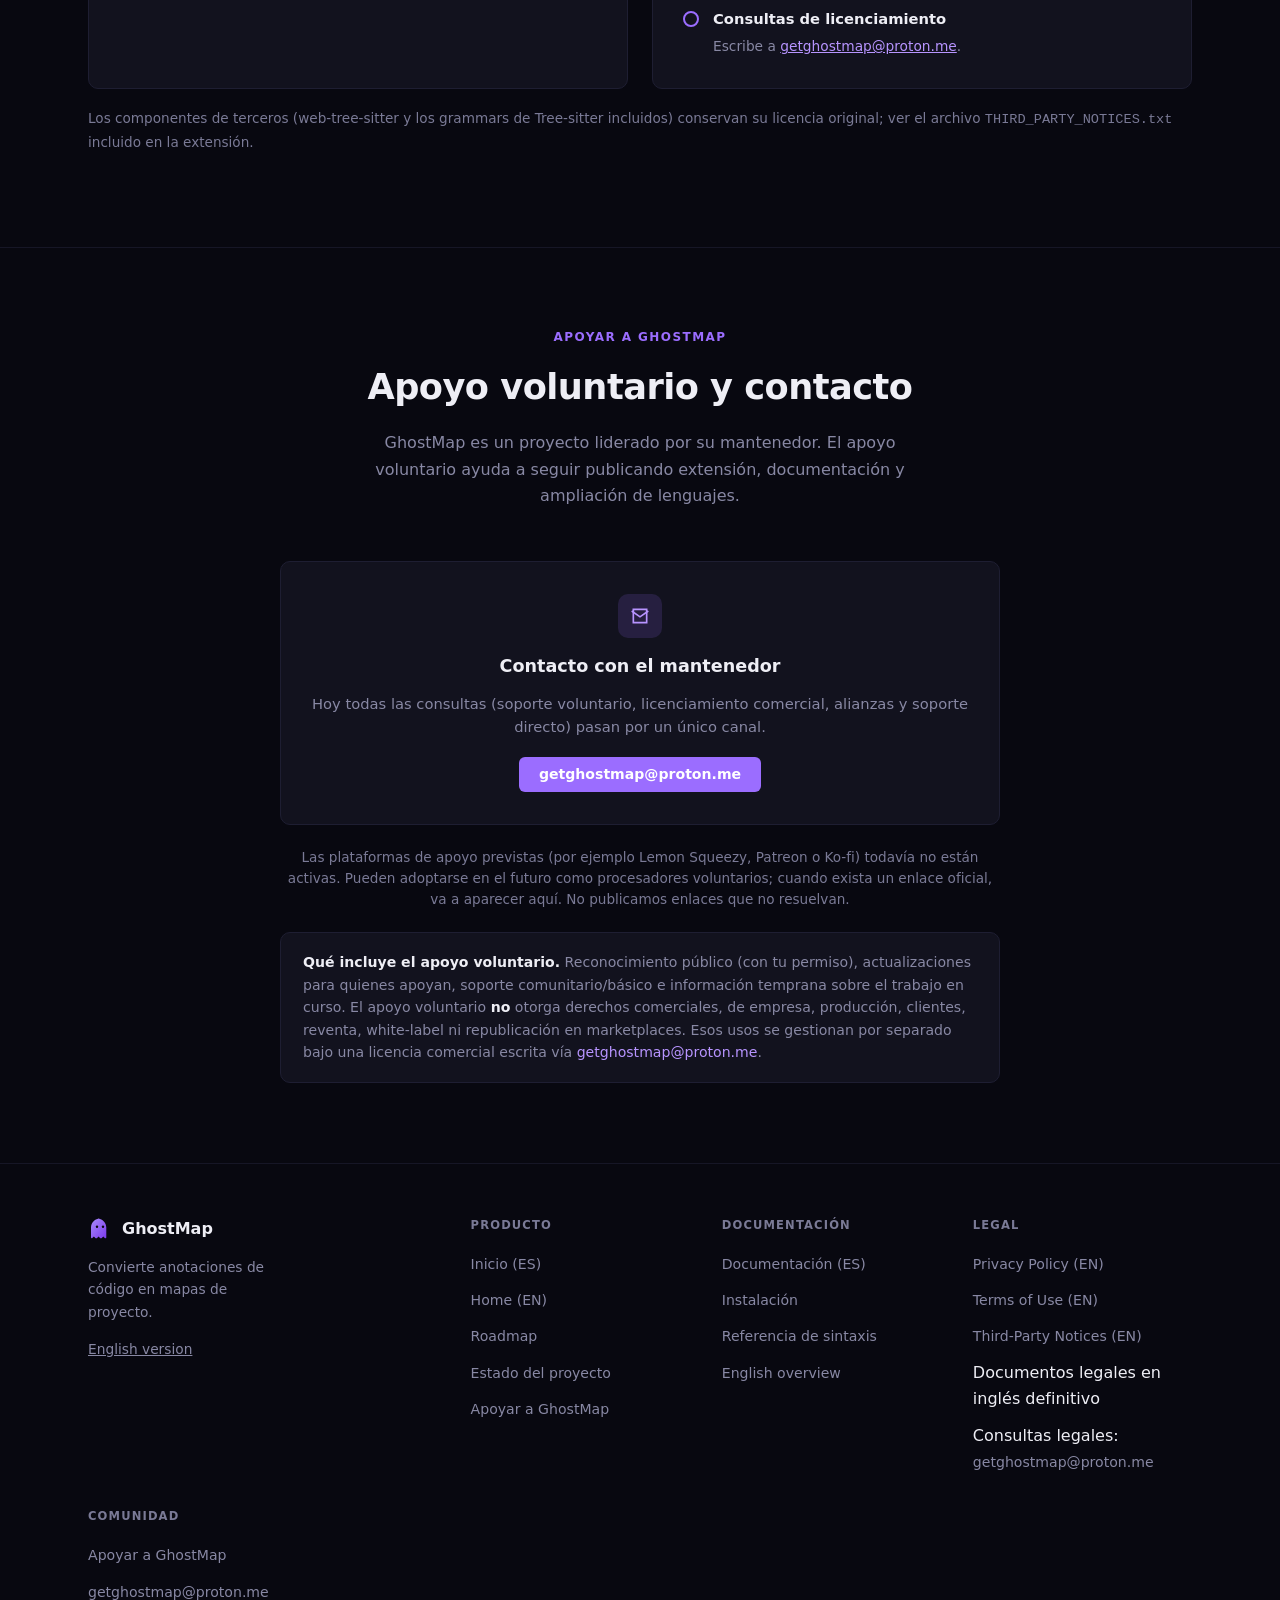
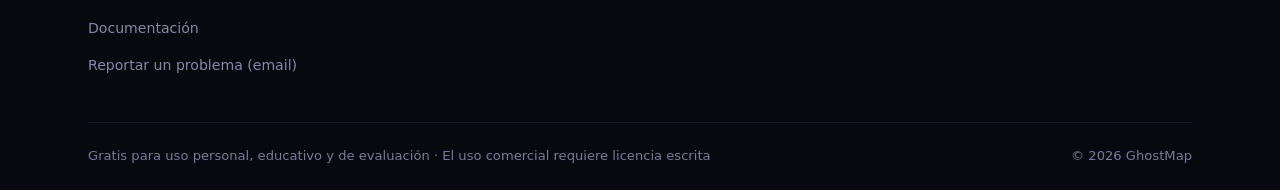
<file: es/index.html>
<!DOCTYPE html>
<html lang="es">
<head>
  <meta charset="UTF-8" />
  <meta name="viewport" content="width=device-width, initial-scale=1.0" />
  <title>GhostMap - Tu código, mapeado.</title>
  <meta name="description" content="GhostMap es una extensión de productividad para VS Code que convierte anotaciones @ghost en un mapa de proyecto navegable. Gratis para uso personal, educativo y de evaluación." />
  <link rel="icon" type="image/svg+xml" href="../img/ghost-logo.svg" />
  <link rel="alternate icon" type="image/png" href="../img/ghost-logo.png" />
  <link rel="preconnect" href="https://fonts.googleapis.com">
  <link rel="preconnect" href="https://fonts.gstatic.com" crossorigin>
  <link href="https://fonts.googleapis.com/css2?family=Space+Grotesk:wght@400;500;600;700;800&family=Inter:wght@400;500;600;700&family=JetBrains+Mono:wght@400;500;700&display=swap" rel="stylesheet">
  <link rel="canonical" href="https://ghostmap-liard.vercel.app/es/" />
  <link rel="alternate" hreflang="en" href="https://ghostmap-liard.vercel.app/" />
  <link rel="alternate" hreflang="es" href="https://ghostmap-liard.vercel.app/es/" />
  <link rel="alternate" hreflang="x-default" href="https://ghostmap-liard.vercel.app/" />
  <meta name="theme-color" content="#080810" />
  <meta name="author" content="GhostMap contributors" />
  <meta name="referrer" content="strict-origin-when-cross-origin" />
  <meta http-equiv="Content-Security-Policy" content="default-src 'self'; style-src 'self' 'unsafe-inline' https://fonts.googleapis.com; font-src 'self' https://fonts.gstatic.com; img-src 'self' data:; connect-src 'self'; frame-ancestors 'none'; base-uri 'self'; form-action 'self'" />

  <meta property="og:type" content="website" />
  <meta property="og:site_name" content="GhostMap" />
  <meta property="og:locale" content="es_ES" />
  <meta property="og:locale:alternate" content="en_US" />
  <meta property="og:title" content="GhostMap - Tu código, mapeado." />
  <meta property="og:description" content="Un mapa navegable y en vivo de tu código dentro de VS Code. 19 lenguajes. Anotaciones @ghost. Sin telemetría." />
  <meta property="og:url" content="https://ghostmap-liard.vercel.app/es/" />
  <meta property="og:image" content="../img/ghost-logo.png" />
  <meta name="twitter:card" content="summary" />
  <meta name="twitter:title" content="GhostMap - Tu código, mapeado." />
  <meta name="twitter:description" content="Un mapa navegable y en vivo de tu código dentro de VS Code. 19 lenguajes. Anotaciones @ghost. Sin telemetría." />
  <meta name="twitter:image" content="../img/ghost-logo.png" />

  <link rel="stylesheet" href="../css/styles.css" />
</head>
<body>

<a class="skip-link" href="#main">Saltar al contenido</a>

<header class="nav">
  <div class="container nav__inner">
    <a href="index.html" class="nav__brand">
      <img src="../img/ghost-logo.svg" alt="GhostMap" />
      GhostMap
    </a>
    <nav>
      <ul class="nav__links" id="primary-nav">
        <li><a href="index.html">Inicio</a></li>
        <li><a href="https://ghostmap-docs.vercel.app/" target="_blank" rel="noopener">Documentación ↗</a></li>
        <li><a href="../index.html">English site ↗</a></li>
        <li><a href="#soporte">Soporte</a></li>
      </ul>
    </nav>
    <div class="nav__right">
      <span class="nav__lang nav__lang--active" aria-current="true">ES</span>
      <a href="../index.html" class="nav__lang" hreflang="en" aria-label="View in English">EN</a>
      <a href="mailto:getghostmap@proton.me" class="btn btn--outline btn--sm">
        <svg width="14" height="14" viewBox="0 0 24 24" fill="none" stroke="currentColor" stroke-width="2"><path d="M4 6h16v12H4z"/><path d="M4 6l8 7 8-7"/></svg>
        Contacto
      </a>
      <a href="mailto:getghostmap@proton.me?subject=GhostMap%20VSIX%20request" class="btn btn--primary btn--sm">
        <svg width="14" height="14" viewBox="0 0 24 24" fill="currentColor"><path d="M17 2 9 9 4.5 6 2 7.5v9L4.5 18 9 15l8 7 5-2.4V4.4ZM9 14.2 5 11.5v-3L9 9.8Zm8 4.3-5.9-5.2L17 7.5Z"/></svg>
        Solicitar VSIX
      </a>
      <button class="nav__mobile-toggle" aria-label="Abrir menú de navegación" aria-expanded="false" aria-controls="primary-nav">
        <svg width="22" height="22" viewBox="0 0 24 24" fill="none" stroke="currentColor" stroke-width="2"><path d="M3 6h18M3 12h18M3 18h18"/></svg>
      </button>
    </div>
  </div>
</header>

<main id="main">
  <div class="container">
    <div class="hero-split">
      <div class="hero-split__content">
        <div class="hero__eyebrow">
          <span class="dot"></span>
          V1 0.5.0 - Hoy: VSIX local · GitHub Releases planeado · Marketplace planeado · Open VSX planeado
        </div>
        <h1>Tu código,<br /><em>mapeado.</em></h1>
        <p class="hero__sub">
          GhostMap mantiene visibles dentro de VS Code los refactors, las notas
          de revisión y el contexto arquitectónico, anclados al código que
          describen y actualizados a medida que escribes.
        </p>
        <div class="hero__actions">
          <a href="mailto:getghostmap@proton.me?subject=GhostMap%20VSIX%20request" class="btn btn--primary btn--lg">
            <svg width="16" height="16" viewBox="0 0 24 24" fill="currentColor"><path d="M17 2 9 9 4.5 6 2 7.5v9L4.5 18 9 15l8 7 5-2.4V4.4ZM9 14.2 5 11.5v-3L9 9.8Zm8 4.3-5.9-5.2L17 7.5Z"/></svg>
            Solicitar VSIX por correo
          </a>
          <a href="https://ghostmap-docs.vercel.app/" class="btn btn--outline btn--lg">Leer la documentación</a>
        </div>
        <p style="margin-top:14px;font-size:0.78rem;color:var(--text-faint);max-width:520px">
          Hoy GhostMap se instala a partir de un VSIX compilado localmente.
          Los GitHub Releases son el canal post-tag previsto una vez que exista
          una versión pública. La publicación en el VS Code Marketplace está
          planificada y depende del proceso de alta de publisher; Open VSX es
          el puente previsto para VSCodium y otros editores compatibles con
          Open VSX. Ninguno de esos canales está activo todavía.
        </p>
        <div class="hero__meta">
          <svg width="13" height="13" viewBox="0 0 24 24" fill="none" stroke="currentColor" stroke-width="2"><path d="M19 21 12 16 5 21V5a2 2 0 0 1 2-2h10a2 2 0 0 1 2 2Z"/></svg>
          Gratis para uso personal, educativo y de evaluación &nbsp;·&nbsp; El uso comercial requiere licencia escrita
        </div>
      </div>
    </div>
  </div>

  <section class="section section--bordered">
    <div class="container">
      <div class="section__head">
        <div class="section__label">Qué es GhostMap</div>
        <h2 class="section__title">Estructura de proyecto, dentro de tu código</h2>
        <p class="section__desc">
          GhostMap es una extensión de Visual Studio Code que convierte
          comentarios estructurados <code style="color:var(--violet)">@ghost</code>
          en un mapa navegable: un árbol semántico con tus clases, funciones,
          anchors y regiones, anclado al código real y actualizado al instante.
        </p>
      </div>

      <div class="features-grid">
        <div class="feat-card">
          <h3>Ghost Tree</h3>
          <p>El mapa en vivo de tu archivo. Símbolos y anchors organizados por la estructura real del código, no por carpetas ni por tu memoria.</p>
        </div>
        <div class="feat-card">
          <h3>Ghost Anchors</h3>
          <p>Anchors con nombre (<code style="color:var(--violet)">#seguridad</code>) crean nodos independientes. Los anchors contextuales se enganchan en silencio al símbolo más cercano.</p>
        </div>
        <div class="feat-card">
          <h3>Ghost Index</h3>
          <p>Motor de carga. Persiste el árbol de cada archivo para que GhostMap cargue en milisegundos al volver a abrir.</p>
        </div>
      </div>
    </div>
  </section>

  <section class="section section--bordered" id="instalacion">
    <div class="container">
      <div class="section__head">
        <div class="section__label">Instalación · Acceso actual</div>
        <h2 class="section__title">Cómo obtener GhostMap hoy</h2>
        <p class="section__desc">
          GhostMap aún no está publicado en marketplaces. La forma actual de
          obtenerlo es un VSIX local compilado a pedido.
        </p>
      </div>

      <div class="support">
        <div class="support__cta">
          <div class="support__cta-icon">
            <svg width="20" height="20" viewBox="0 0 24 24" fill="none" stroke="currentColor" stroke-width="2"><path d="M4 4h16v16H4z"/><path d="M22 6 12 13 2 6"/></svg>
          </div>
          <h3 class="support__cta-title">Solicitar el VSIX</h3>
          <p class="support__cta-text">
            Escríbenos a
            <a href="mailto:getghostmap@proton.me?subject=GhostMap%20VSIX%20request" style="color:var(--violet-bright)">getghostmap@proton.me</a>
            indicando tu caso de uso y te enviamos el VSIX y las instrucciones
            de instalación. Es el mismo binario que produce el repositorio.
          </p>
          <a href="mailto:getghostmap@proton.me?subject=GhostMap%20VSIX%20request" class="btn btn--primary">getghostmap@proton.me</a>
        </div>

        <div class="support__note">
          <strong>Canales planificados (todavía no activos).</strong>
          GitHub Releases como canal post-tag, Visual Studio Code Marketplace
          y Open VSX están en la hoja de ruta y dependen del alta de publisher
          y de procesos administrativos externos. No publicamos enlaces falsos:
          cuando un canal se active, va a aparecer aquí y en la documentación
          oficial. Hasta entonces, el VSIX local sigue siendo la vía oficial.
        </div>
      </div>
    </div>
  </section>

  <section class="section section--bordered">
    <div class="container">
      <div class="section__head">
        <div class="section__label">Documentación</div>
        <h2 class="section__title">Documentación</h2>
        <p class="section__desc">
          La documentación principal está en español. También hay páginas breves
          en inglés para overview, instalación y soporte/legal.
        </p>
      </div>
      <div style="display:flex;gap:14px;flex-wrap:wrap">
        <a href="https://ghostmap-docs.vercel.app/" class="btn btn--primary">Documentación →</a>
        <a href="https://ghostmap-docs.vercel.app/get-started/instalacion" class="btn btn--outline">Guía de instalación</a>
        <a href="https://ghostmap-docs.vercel.app/reference/sintaxis" class="btn btn--outline">Referencia de sintaxis</a>
        <a href="https://ghostmap-docs.vercel.app/en/overview" class="btn btn--outline">English overview ↗</a>
      </div>
    </div>
  </section>

  <section class="section section--bordered" id="licencia">
    <div class="container">
      <div class="section__head">
        <div class="section__label">Licencia · Resumen</div>
        <h2 class="section__title">Licencia no comercial (resumen)</h2>
        <p class="section__desc">
          GhostMap se distribuye bajo la <strong>GhostMap Free Non-Commercial License</strong>.
          Este es un resumen informativo en español; el texto legal definitivo
          es el archivo <code>LICENSE</code> en inglés que se entrega con la
          extensión y prevalece sobre esta página.
        </p>
      </div>
      <div class="roadmap-split">
        <div class="roadmap-card roadmap-card--v1">
          <div class="roadmap-card__label">Permitido sin cargo</div>
          <ul class="checklist">
            <li><svg width="16" height="16" viewBox="0 0 24 24" fill="none" stroke="var(--green)" stroke-width="2.5"><circle cx="12" cy="12" r="10"/><path d="m9 12 2 2 4-4"/></svg>Uso personal</li>
            <li><svg width="16" height="16" viewBox="0 0 24 24" fill="none" stroke="var(--green)" stroke-width="2.5"><circle cx="12" cy="12" r="10"/><path d="m9 12 2 2 4-4"/></svg>Uso educativo</li>
            <li><svg width="16" height="16" viewBox="0 0 24 24" fill="none" stroke="var(--green)" stroke-width="2.5"><circle cx="12" cy="12" r="10"/><path d="m9 12 2 2 4-4"/></svg>Evaluación y pruebas</li>
          </ul>
        </div>
        <div class="roadmap-card roadmap-card--v2">
          <div class="roadmap-card__label">Requiere autorización escrita</div>
          <ul class="vision-list">
            <li><span class="ring"></span><div><h4>Uso comercial</h4><p>Empresa, producción, generación de ingresos, clientes, reventa, white-label, republicación en marketplaces, productos competidores.</p></div></li>
            <li><span class="ring"></span><div><h4>Consultas de licenciamiento</h4><p>Escribe a <a href="mailto:getghostmap@proton.me" style="color:var(--violet-bright)">getghostmap@proton.me</a>.</p></div></li>
          </ul>
        </div>
      </div>
      <p style="margin-top:18px;font-size:0.85rem;color:var(--text-faint)">
        Los componentes de terceros (web-tree-sitter y los grammars de
        Tree-sitter incluidos) conservan su licencia original; ver el archivo
        <code>THIRD_PARTY_NOTICES.txt</code> incluido en la extensión.
      </p>
    </div>
  </section>

  <section class="section section--bordered" id="soporte">
    <div class="container">
      <div class="section__head section__head--center">
        <div class="section__label">Apoyar a GhostMap</div>
        <h2 class="section__title">Apoyo voluntario y contacto</h2>
        <p class="section__desc">
          GhostMap es un proyecto liderado por su mantenedor. El apoyo
          voluntario ayuda a seguir publicando extensión, documentación y
          ampliación de lenguajes.
        </p>
      </div>

      <div class="support">
        <div class="support__cta">
          <div class="support__cta-icon">
            <svg width="20" height="20" viewBox="0 0 24 24" fill="none" stroke="currentColor" stroke-width="2"><path d="M4 4h16v16H4z"/><path d="M22 6 12 13 2 6"/></svg>
          </div>
          <h3 class="support__cta-title">Contacto con el mantenedor</h3>
          <p class="support__cta-text">
            Hoy todas las consultas (soporte voluntario, licenciamiento
            comercial, alianzas y soporte directo) pasan por un único canal.
          </p>
          <a href="mailto:getghostmap@proton.me" class="btn btn--primary">getghostmap@proton.me</a>
        </div>

        <p class="support__future">
          Las plataformas de apoyo previstas (por ejemplo Lemon Squeezy,
          Patreon o Ko-fi) todavía no están activas. Pueden adoptarse en el
          futuro como procesadores voluntarios; cuando exista un enlace
          oficial, va a aparecer aquí. No publicamos enlaces que no resuelvan.
        </p>

        <div class="support__note">
          <strong>Qué incluye el apoyo voluntario.</strong>
          Reconocimiento público (con tu permiso), actualizaciones para
          quienes apoyan, soporte comunitario/básico e información temprana
          sobre el trabajo en curso. El apoyo voluntario <strong>no</strong>
          otorga derechos comerciales, de empresa, producción, clientes,
          reventa, white-label ni republicación en marketplaces. Esos usos se
          gestionan por separado bajo una licencia comercial escrita vía
          <a href="mailto:getghostmap@proton.me">getghostmap@proton.me</a>.
        </div>
      </div>
    </div>
  </section>
</main>

<footer class="footer">
  <div class="container">
    <div class="footer__grid">
      <div>
        <div class="footer__brand">
          <img src="../img/ghost-logo.svg" alt="GhostMap" />
          GhostMap
        </div>
        <p class="footer__tagline">Convierte anotaciones de código en mapas de proyecto.</p>
        <p class="footer__tagline" style="margin-top:8px"><a href="../index.html" hreflang="en">English version</a></p>
      </div>
      <div class="footer__col">
        <h4>Producto</h4>
        <ul>
          <li><a href="index.html">Inicio (ES)</a></li>
          <li><a href="../index.html">Home (EN)</a></li>
          <li><a href="https://ghostmap-docs.vercel.app/roadmap/vision-v2">Roadmap</a></li>
          <li><a href="https://ghostmap-docs.vercel.app/status/estado-del-proyecto">Estado del proyecto</a></li>
          <li><a href="#soporte">Apoyar a GhostMap</a></li>
        </ul>
      </div>
      <div class="footer__col">
        <h4>Documentación</h4>
        <ul>
          <li><a href="https://ghostmap-docs.vercel.app/">Documentación (ES)</a></li>
          <li><a href="https://ghostmap-docs.vercel.app/get-started/instalacion">Instalación</a></li>
          <li><a href="https://ghostmap-docs.vercel.app/reference/sintaxis">Referencia de sintaxis</a></li>
          <li><a href="https://ghostmap-docs.vercel.app/en/overview">English overview</a></li>
        </ul>
      </div>
      <div class="footer__col">
        <h4>Legal</h4>
        <ul>
          <li><a href="../pages/privacy.html">Privacy Policy (EN)</a></li>
          <li><a href="../pages/terms.html">Terms of Use (EN)</a></li>
          <li><a href="../pages/notices.html">Third-Party Notices (EN)</a></li>
          <li>Documentos legales en inglés definitivo</li>
          <li>Consultas legales: <a href="mailto:getghostmap@proton.me">getghostmap@proton.me</a></li>
        </ul>
      </div>
      <div class="footer__col">
        <h4>Comunidad</h4>
        <ul>
          <li><a href="#soporte">Apoyar a GhostMap</a></li>
          <li><a href="mailto:getghostmap@proton.me">getghostmap@proton.me</a></li>
          <li><a href="https://ghostmap-docs.vercel.app/">Documentación</a></li>
          <li><a href="mailto:getghostmap@proton.me">Reportar un problema (email)</a></li>
        </ul>
      </div>
    </div>
    <div class="footer__bottom">
      <span>Gratis para uso personal, educativo y de evaluación · El uso comercial requiere licencia escrita</span>
      <span>© <span id="year">2026</span> GhostMap</span>
    </div>
  </div>
</footer>

<script src="../js/main.js"></script>
</body>
</html>
</file>
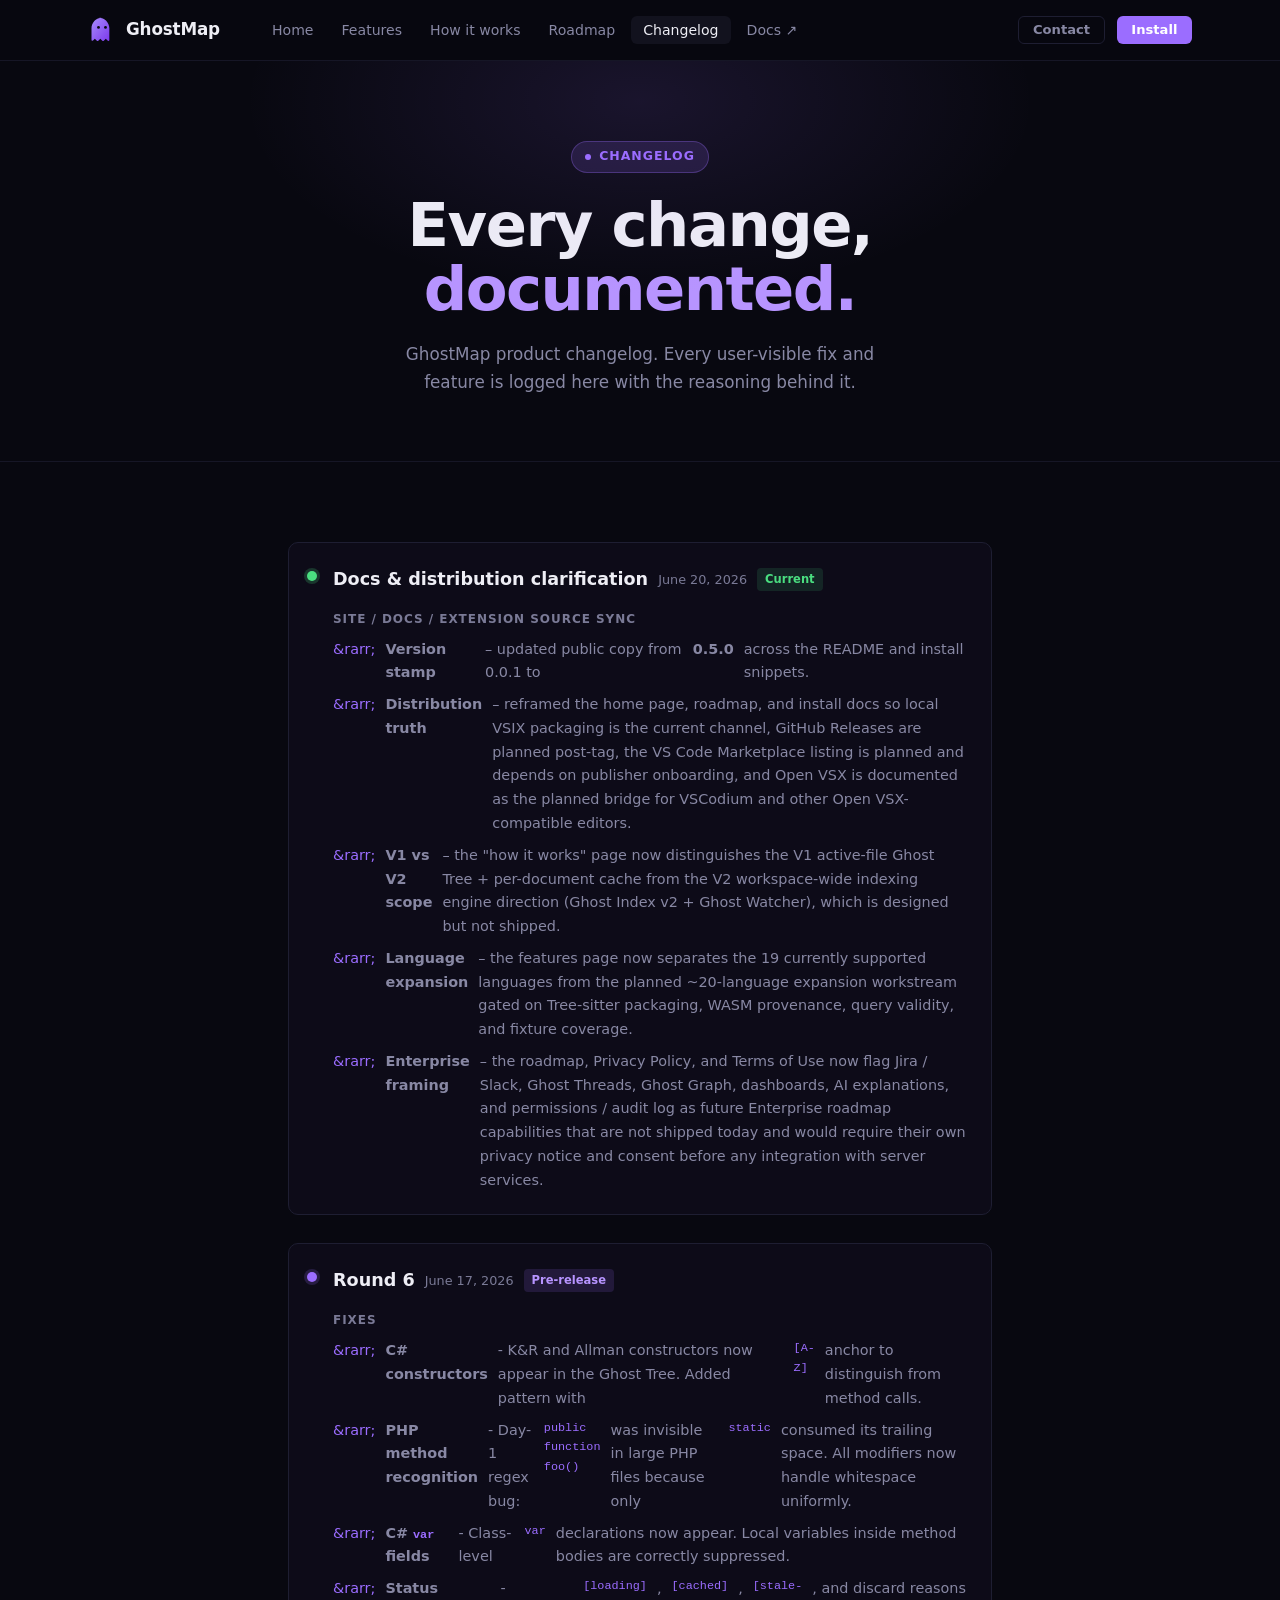
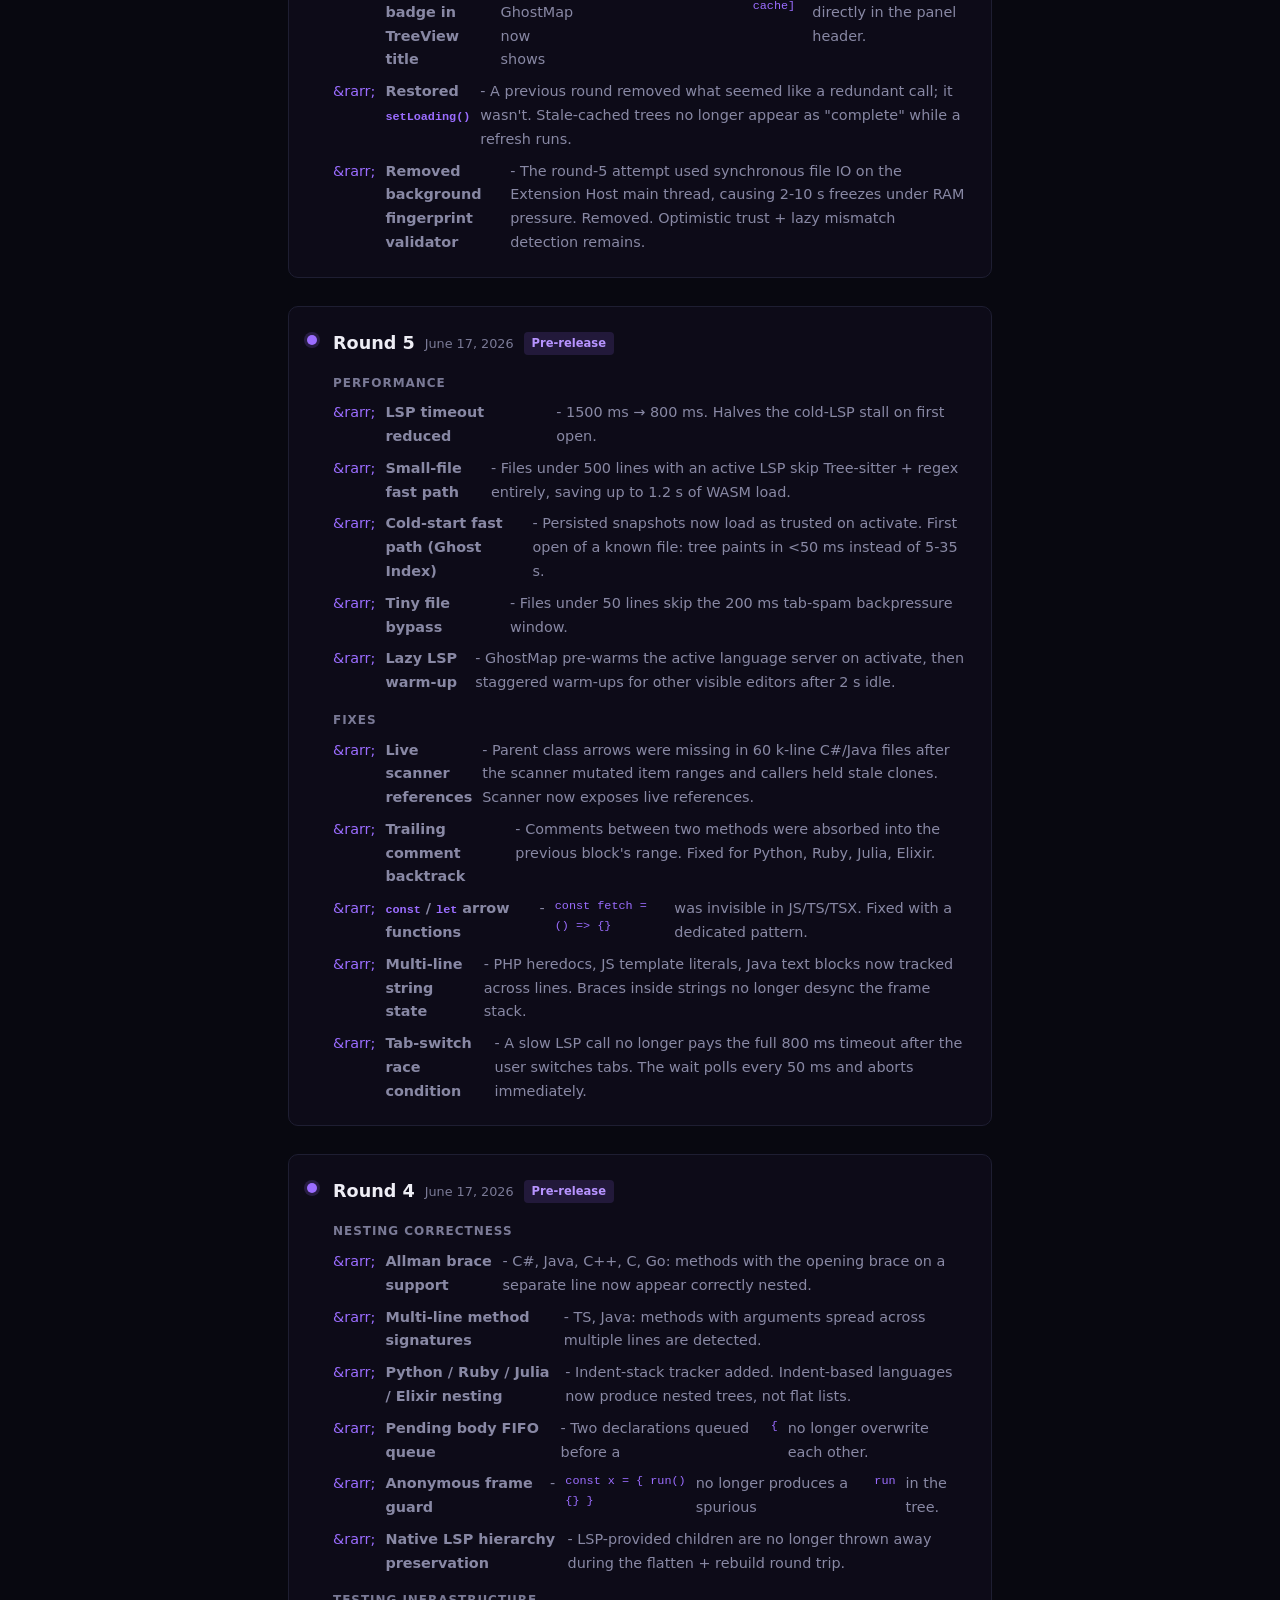
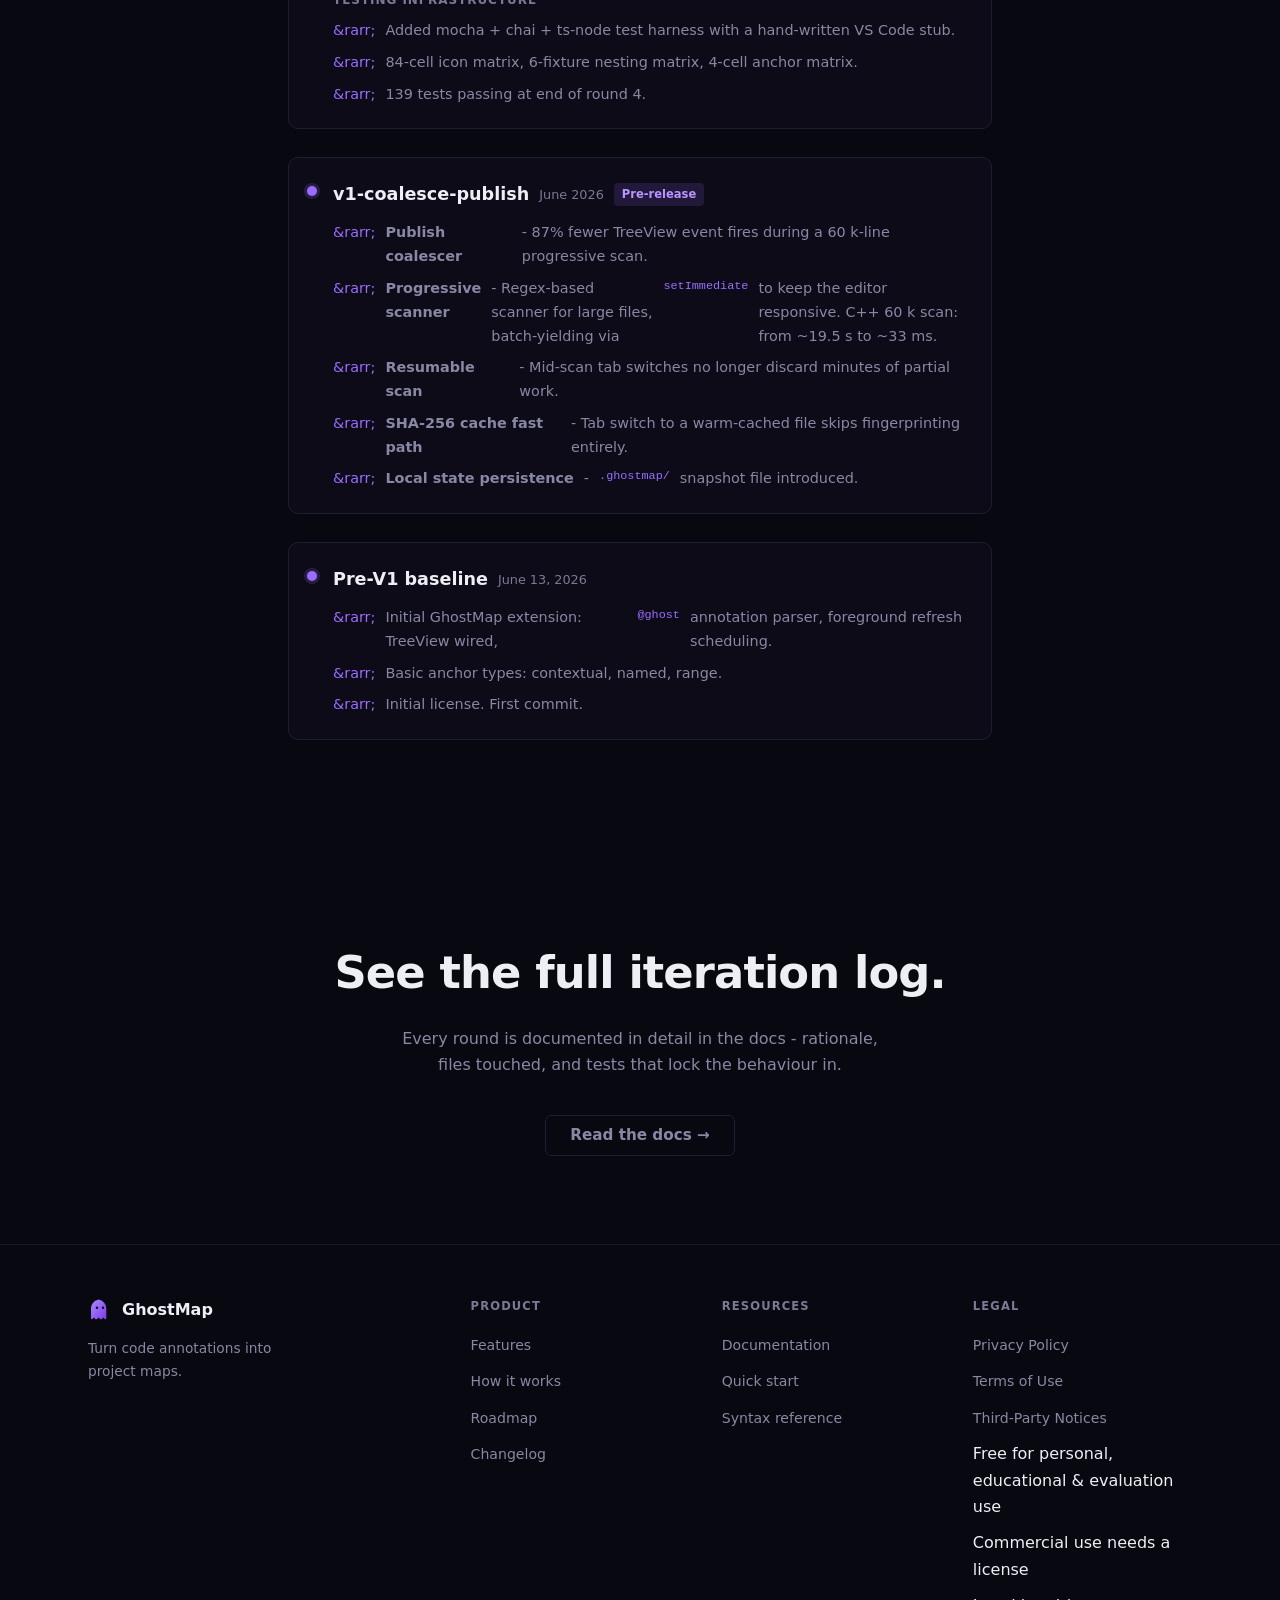
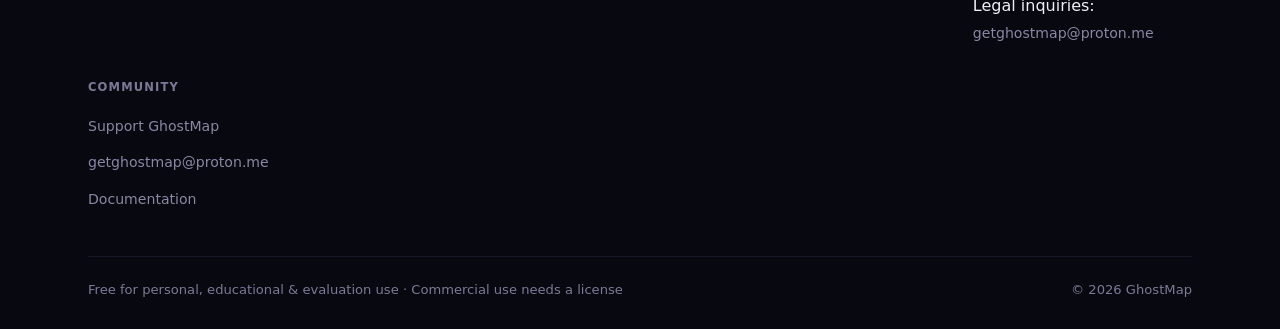
<file: pages/changelog.html>
<!DOCTYPE html>
<html lang="en">
<head>
  <meta charset="UTF-8" />
  <meta name="viewport" content="width=device-width, initial-scale=1.0" />
  <title>Changelog - GhostMap</title>
  <meta name="description" content="GhostMap version history. Every fix, every feature, every round." />
  <link rel="icon" type="image/svg+xml" href="../img/ghost-logo.svg" />
  <link rel="alternate icon" type="image/png" href="../img/ghost-logo.png" />
  <link rel="preconnect" href="https://fonts.googleapis.com">
  <link rel="preconnect" href="https://fonts.gstatic.com" crossorigin>
  <link href="https://fonts.googleapis.com/css2?family=Space+Grotesk:wght@400;500;600;700;800&family=Inter:wght@400;500;600;700&family=JetBrains+Mono:wght@400;500;700&display=swap" rel="stylesheet">
  <link rel="canonical" href="https://ghostmap-liard.vercel.app/pages/changelog.html" />
  <meta name="theme-color" content="#080810" />
  <meta name="author" content="GhostMap contributors" />
  <meta name="referrer" content="strict-origin-when-cross-origin" />
  <meta http-equiv="Content-Security-Policy" content="default-src 'self'; style-src 'self' 'unsafe-inline' https://fonts.googleapis.com; font-src 'self' https://fonts.gstatic.com; img-src 'self' data:; connect-src 'self'; frame-ancestors 'none'; base-uri 'self'; form-action 'self'" />

  <meta property="og:type" content="website" />
  <meta property="og:site_name" content="GhostMap" />
  <meta property="og:title" content="Changelog - GhostMap" />
  <meta property="og:description" content="GhostMap release notes. Every fix, every feature, every round, with the reasoning behind it." />
  <meta property="og:url" content="https://ghostmap-liard.vercel.app/pages/changelog.html" />
  <meta property="og:image" content="../img/ghost-logo.png" />
  <meta name="twitter:card" content="summary" />
  <meta name="twitter:title" content="Changelog - GhostMap" />
  <meta name="twitter:description" content="GhostMap release notes. Every fix, every feature, every round, with the reasoning behind it." />
  <meta name="twitter:image" content="../img/ghost-logo.png" />

  <link rel="stylesheet" href="../css/styles.css" />
  <style>
    .cl-entry { border: 1px solid var(--border); background: rgba(155,109,255,0.03); border-radius: 10px; padding: 22px 24px 22px 44px; margin-bottom: 28px; position: relative; }
    .cl-entry::before { content: ''; position: absolute; left: 18px; top: 28px; width: 10px; height: 10px; border-radius: 50%; background: var(--violet); box-shadow: 0 0 0 3px rgba(155,109,255,0.18); }
    .cl-entry--current::before { background: var(--green); box-shadow: 0 0 0 3px rgba(74,222,128,0.2); }
    .cl-meta { display: flex; align-items: center; gap: 10px; margin-bottom: 12px; }
    .cl-version { font-family: var(--font-display); font-size: 1.1rem; font-weight: 800; }
    .cl-date { font-size: 0.8rem; color: var(--text-faint); }
    .cl-badge { font-size: 0.72rem; font-weight: 700; padding: 2px 8px; border-radius: 4px; }
    .cl-badge--current { background: rgba(74,222,128,0.12); color: var(--green); }
    .cl-badge--pre { background: var(--violet-dim); color: var(--violet-bright); }
    .cl-items { list-style: none; margin: 0; padding: 0; display: flex; flex-direction: column; gap: 8px; }
    .cl-items li { display: flex; gap: 10px; font-size: 0.9rem; color: var(--text-muted); }
    .cl-items li::before { content: '&rarr;'; color: var(--violet); flex-shrink: 0; }
    .cl-section { font-size: 0.75rem; font-weight: 700; letter-spacing: 0.08em; text-transform: uppercase; color: var(--text-faint); margin: 16px 0 8px; }
  </style>
</head>
<body>

<a class="skip-link" href="#main">Skip to content</a>


<header class="nav">
  <div class="container nav__inner">
    <a href="../index.html" class="nav__brand">
      <img src="../img/ghost-logo.svg" alt="GhostMap" />
      GhostMap
    </a>
    <nav>
      <ul class="nav__links" id="primary-nav">
        <li><a href="../index.html">Home</a></li>
        <li><a href="features.html">Features</a></li>
        <li><a href="how-it-works.html">How it works</a></li>
        <li><a href="roadmap.html">Roadmap</a></li>
        <li><a href="changelog.html">Changelog</a></li>
        <li><a href="https://ghostmap-docs.vercel.app/" target="_blank" rel="noopener">Docs &#8599;</a></li>
      </ul>
    </nav>
    <div class="nav__right">
      <a href="mailto:getghostmap@proton.me" class="btn btn--outline btn--sm">Contact</a>
      <a href="https://ghostmap-docs.vercel.app/get-started/instalacion" class="btn btn--primary btn--sm">Install</a>
      <button class="nav__mobile-toggle" aria-label="Toggle navigation menu" aria-expanded="false" aria-controls="primary-nav">
        <svg width="22" height="22" viewBox="0 0 24 24" fill="none" stroke="currentColor" stroke-width="2"><path d="M3 6h18M3 12h18M3 18h18"/></svg>
      </button>
    </div>
  </div>
</header>

<main id="main">
  <section class="hero hero--center">
    <div class="container">
      <div class="hero__eyebrow"><span class="dot"></span> Changelog</div>
      <h1>Every change,<br /><em>documented.</em></h1>
      <p class="hero__sub">GhostMap product changelog. Every user-visible fix and feature is logged here with the reasoning behind it.</p>
    </div>
  </section>

  <section class="section section--bordered">
    <div class="container" style="max-width: 760px">

      <div class="cl-entry cl-entry--current">
        <div class="cl-meta">
          <span class="cl-version">Docs &amp; distribution clarification</span>
          <span class="cl-date">June 20, 2026</span>
          <span class="cl-badge cl-badge--current">Current</span>
        </div>

        <div class="cl-section">Site / docs / extension source sync</div>
        <ul class="cl-items">
          <li><strong>Version stamp</strong> &#8211; updated public copy from 0.0.1 to <strong>0.5.0</strong> across the README and install snippets.</li>
          <li><strong>Distribution truth</strong> &#8211; reframed the home page, roadmap, and install docs so local VSIX packaging is the current channel, GitHub Releases are planned post-tag, the VS Code Marketplace listing is planned and depends on publisher onboarding, and Open VSX is documented as the planned bridge for VSCodium and other Open VSX-compatible editors.</li>
          <li><strong>V1 vs V2 scope</strong> &#8211; the "how it works" page now distinguishes the V1 active-file Ghost Tree + per-document cache from the V2 workspace-wide indexing engine direction (Ghost Index v2 + Ghost Watcher), which is designed but not shipped.</li>
          <li><strong>Language expansion</strong> &#8211; the features page now separates the 19 currently supported languages from the planned ~20-language expansion workstream gated on Tree-sitter packaging, WASM provenance, query validity, and fixture coverage.</li>
          <li><strong>Enterprise framing</strong> &#8211; the roadmap, Privacy Policy, and Terms of Use now flag Jira / Slack, Ghost Threads, Ghost Graph, dashboards, AI explanations, and permissions / audit log as future Enterprise roadmap capabilities that are not shipped today and would require their own privacy notice and consent before any integration with server services.</li>
        </ul>
      </div>

      <div class="cl-entry">
        <div class="cl-meta">
          <span class="cl-version">Round 6</span>
          <span class="cl-date">June 17, 2026</span>
          <span class="cl-badge cl-badge--pre">Pre-release</span>
        </div>

        <div class="cl-section">Fixes</div>
        <ul class="cl-items">
          <li><strong>C# constructors</strong> - K&R and Allman constructors now appear in the Ghost Tree. Added pattern with <code style="font-size:0.82em;color:var(--violet)">[A-Z]</code> anchor to distinguish from method calls.</li>
          <li><strong>PHP method recognition</strong> - Day-1 regex bug: <code style="font-size:0.82em;color:var(--violet)">public function foo()</code> was invisible in large PHP files because only <code style="font-size:0.82em;color:var(--violet)">static</code> consumed its trailing space. All modifiers now handle whitespace uniformly.</li>
          <li><strong>C# <code style="font-size:0.82em;color:var(--violet)">var</code> fields</strong> - Class-level <code style="font-size:0.82em;color:var(--violet)">var</code> declarations now appear. Local variables inside method bodies are correctly suppressed.</li>
          <li><strong>Status badge in TreeView title</strong> - GhostMap now shows <code style="font-size:0.82em;color:var(--violet)">[loading]</code>, <code style="font-size:0.82em;color:var(--violet)">[cached]</code>, <code style="font-size:0.82em;color:var(--violet)">[stale-cache]</code>, and discard reasons directly in the panel header.</li>
          <li><strong>Restored <code style="font-size:0.82em;color:var(--violet)">setLoading()</code></strong> - A previous round removed what seemed like a redundant call; it wasn't. Stale-cached trees no longer appear as "complete" while a refresh runs.</li>
          <li><strong>Removed background fingerprint validator</strong> - The round-5 attempt used synchronous file IO on the Extension Host main thread, causing 2-10 s freezes under RAM pressure. Removed. Optimistic trust + lazy mismatch detection remains.</li>
        </ul>
      </div>

      <div class="cl-entry">
        <div class="cl-meta">
          <span class="cl-version">Round 5</span>
          <span class="cl-date">June 17, 2026</span>
          <span class="cl-badge cl-badge--pre">Pre-release</span>
        </div>

        <div class="cl-section">Performance</div>
        <ul class="cl-items">
          <li><strong>LSP timeout reduced</strong> - 1500 ms &rarr; 800 ms. Halves the cold-LSP stall on first open.</li>
          <li><strong>Small-file fast path</strong> - Files under 500 lines with an active LSP skip Tree-sitter + regex entirely, saving up to 1.2 s of WASM load.</li>
          <li><strong>Cold-start fast path (Ghost Index)</strong> - Persisted snapshots now load as trusted on activate. First open of a known file: tree paints in &lt;50 ms instead of 5-35 s.</li>
          <li><strong>Tiny file bypass</strong> - Files under 50 lines skip the 200 ms tab-spam backpressure window.</li>
          <li><strong>Lazy LSP warm-up</strong> - GhostMap pre-warms the active language server on activate, then staggered warm-ups for other visible editors after 2 s idle.</li>
        </ul>

        <div class="cl-section">Fixes</div>
        <ul class="cl-items">
          <li><strong>Live scanner references</strong> - Parent class arrows were missing in 60 k-line C#/Java files after the scanner mutated item ranges and callers held stale clones. Scanner now exposes live references.</li>
          <li><strong>Trailing comment backtrack</strong> - Comments between two methods were absorbed into the previous block's range. Fixed for Python, Ruby, Julia, Elixir.</li>
          <li><strong><code style="font-size:0.82em;color:var(--violet)">const</code> / <code style="font-size:0.82em;color:var(--violet)">let</code> arrow functions</strong> - <code style="font-size:0.82em;color:var(--violet)">const fetch = () => {}</code> was invisible in JS/TS/TSX. Fixed with a dedicated pattern.</li>
          <li><strong>Multi-line string state</strong> - PHP heredocs, JS template literals, Java text blocks now tracked across lines. Braces inside strings no longer desync the frame stack.</li>
          <li><strong>Tab-switch race condition</strong> - A slow LSP call no longer pays the full 800 ms timeout after the user switches tabs. The wait polls every 50 ms and aborts immediately.</li>
        </ul>
      </div>

      <div class="cl-entry">
        <div class="cl-meta">
          <span class="cl-version">Round 4</span>
          <span class="cl-date">June 17, 2026</span>
          <span class="cl-badge cl-badge--pre">Pre-release</span>
        </div>

        <div class="cl-section">Nesting correctness</div>
        <ul class="cl-items">
          <li><strong>Allman brace support</strong> - C#, Java, C++, C, Go: methods with the opening brace on a separate line now appear correctly nested.</li>
          <li><strong>Multi-line method signatures</strong> - TS, Java: methods with arguments spread across multiple lines are detected.</li>
          <li><strong>Python / Ruby / Julia / Elixir nesting</strong> - Indent-stack tracker added. Indent-based languages now produce nested trees, not flat lists.</li>
          <li><strong>Pending body FIFO queue</strong> - Two declarations queued before a <code style="font-size:0.82em;color:var(--violet)">{</code> no longer overwrite each other.</li>
          <li><strong>Anonymous frame guard</strong> - <code style="font-size:0.82em;color:var(--violet)">const x = { run() {} }</code> no longer produces a spurious <code style="font-size:0.82em;color:var(--violet)">run</code> in the tree.</li>
          <li><strong>Native LSP hierarchy preservation</strong> - LSP-provided children are no longer thrown away during the flatten + rebuild round trip.</li>
        </ul>

        <div class="cl-section">Testing infrastructure</div>
        <ul class="cl-items">
          <li>Added mocha + chai + ts-node test harness with a hand-written VS Code stub.</li>
          <li>84-cell icon matrix, 6-fixture nesting matrix, 4-cell anchor matrix.</li>
          <li>139 tests passing at end of round 4.</li>
        </ul>
      </div>

      <div class="cl-entry">
        <div class="cl-meta">
          <span class="cl-version">v1-coalesce-publish</span>
          <span class="cl-date">June 2026</span>
          <span class="cl-badge cl-badge--pre">Pre-release</span>
        </div>
        <ul class="cl-items">
          <li><strong>Publish coalescer</strong> - 87% fewer TreeView event fires during a 60 k-line progressive scan.</li>
          <li><strong>Progressive scanner</strong> - Regex-based scanner for large files, batch-yielding via <code style="font-size:0.82em;color:var(--violet)">setImmediate</code> to keep the editor responsive. C++ 60 k scan: from ~19.5 s to ~33 ms.</li>
          <li><strong>Resumable scan</strong> - Mid-scan tab switches no longer discard minutes of partial work.</li>
          <li><strong>SHA-256 cache fast path</strong> - Tab switch to a warm-cached file skips fingerprinting entirely.</li>
          <li><strong>Local state persistence</strong> - <code style="font-size:0.82em;color:var(--violet)">.ghostmap/</code> snapshot file introduced.</li>
        </ul>
      </div>

      <div class="cl-entry">
        <div class="cl-meta">
          <span class="cl-version">Pre-V1 baseline</span>
          <span class="cl-date">June 13, 2026</span>
        </div>
        <ul class="cl-items">
          <li>Initial GhostMap extension: TreeView wired, <code style="font-size:0.82em;color:var(--violet)">@ghost</code> annotation parser, foreground refresh scheduling.</li>
          <li>Basic anchor types: contextual, named, range.</li>
          <li>Initial license. First commit.</li>
        </ul>
      </div>

    </div>
  </section>

  <section class="cta-block">
    <div class="container">
      <h2>See the full iteration log.</h2>
      <p>Every round is documented in detail in the docs - rationale, files touched, and tests that lock the behaviour in.</p>
      <a href="https://ghostmap-docs.vercel.app/" class="btn btn--outline btn--lg">Read the docs &rarr;</a>
    </div>
  </section>
</main>

<footer class="footer">
  <div class="container">
    <div class="footer__grid">
      <div>
        <div class="footer__brand"><img src="../img/ghost-logo.svg" alt="GhostMap" /> GhostMap</div>
        <p class="footer__tagline">Turn code annotations into project maps.</p>
      </div>
      <div class="footer__col"><h4>Product</h4><ul>
        <li><a href="features.html">Features</a></li>
        <li><a href="how-it-works.html">How it works</a></li>
        <li><a href="roadmap.html">Roadmap</a></li>
        <li><a href="changelog.html">Changelog</a></li>
      </ul></div>
      <div class="footer__col"><h4>Resources</h4><ul>
        <li><a href="https://ghostmap-docs.vercel.app/">Documentation</a></li>
        <li><a href="https://ghostmap-docs.vercel.app/get-started/instalacion">Quick start</a></li>
        <li><a href="https://ghostmap-docs.vercel.app/reference/sintaxis">Syntax reference</a></li>
      </ul></div>
      <div class="footer__col"><h4>Legal</h4><ul>
        <li><a href="privacy.html">Privacy Policy</a></li>
        <li><a href="terms.html">Terms of Use</a></li>
        <li><a href="notices.html">Third-Party Notices</a></li>
        <li>Free for personal, educational &amp; evaluation use</li>
        <li>Commercial use needs a license</li>
        <li>Legal inquiries: <a href="mailto:getghostmap@proton.me">getghostmap@proton.me</a></li>
      </ul></div>
      <div class="footer__col"><h4>Community</h4><ul>
        <li><a href="../index.html#support">Support GhostMap</a></li>
        <li><a href="mailto:getghostmap@proton.me">getghostmap@proton.me</a></li>
        <li><a href="https://ghostmap-docs.vercel.app/">Documentation</a></li>
      </ul></div>
    </div>
    <div class="footer__bottom">
      <span>Free for personal, educational &amp; evaluation use &middot; Commercial use needs a license</span>
      <span>&copy; <span id="year">2026</span> GhostMap</span>
    </div>
  </div>
</footer>

<script src="../js/main.js"></script>
</body>
</html>
</file>
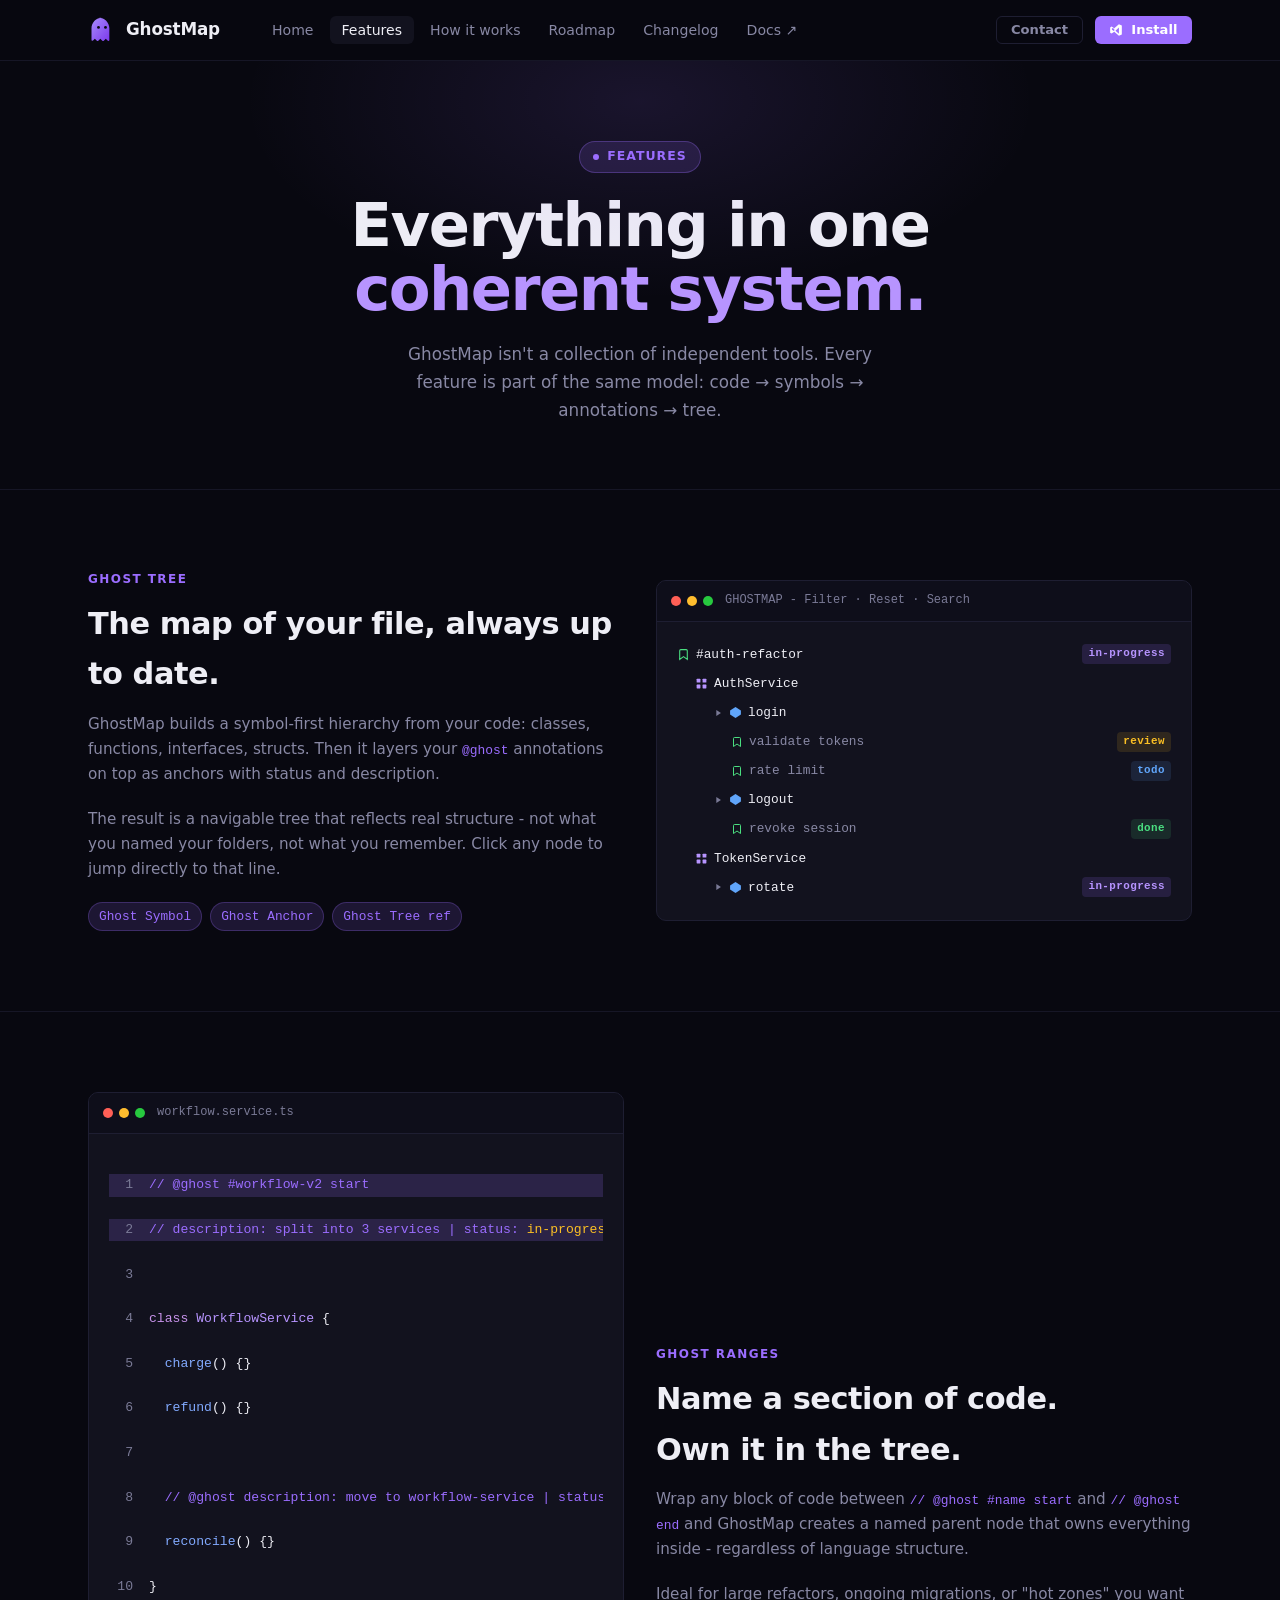
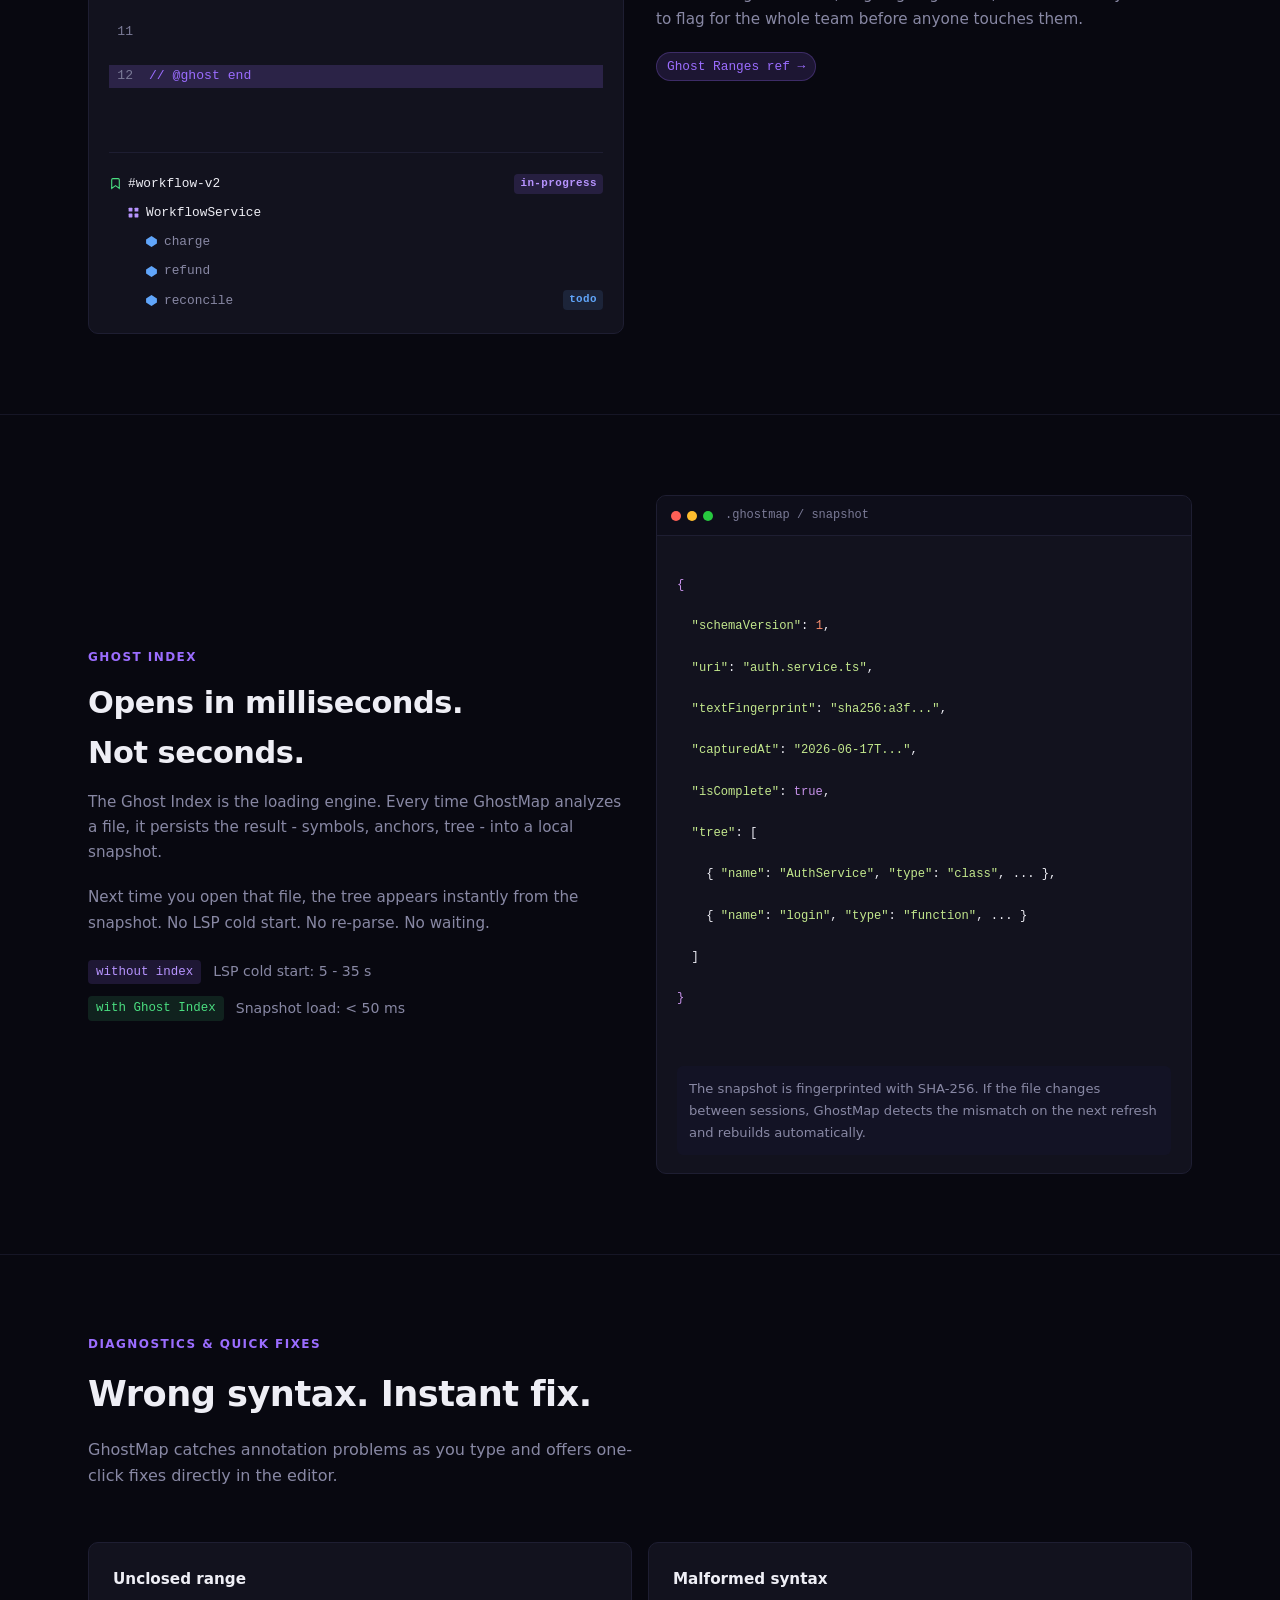
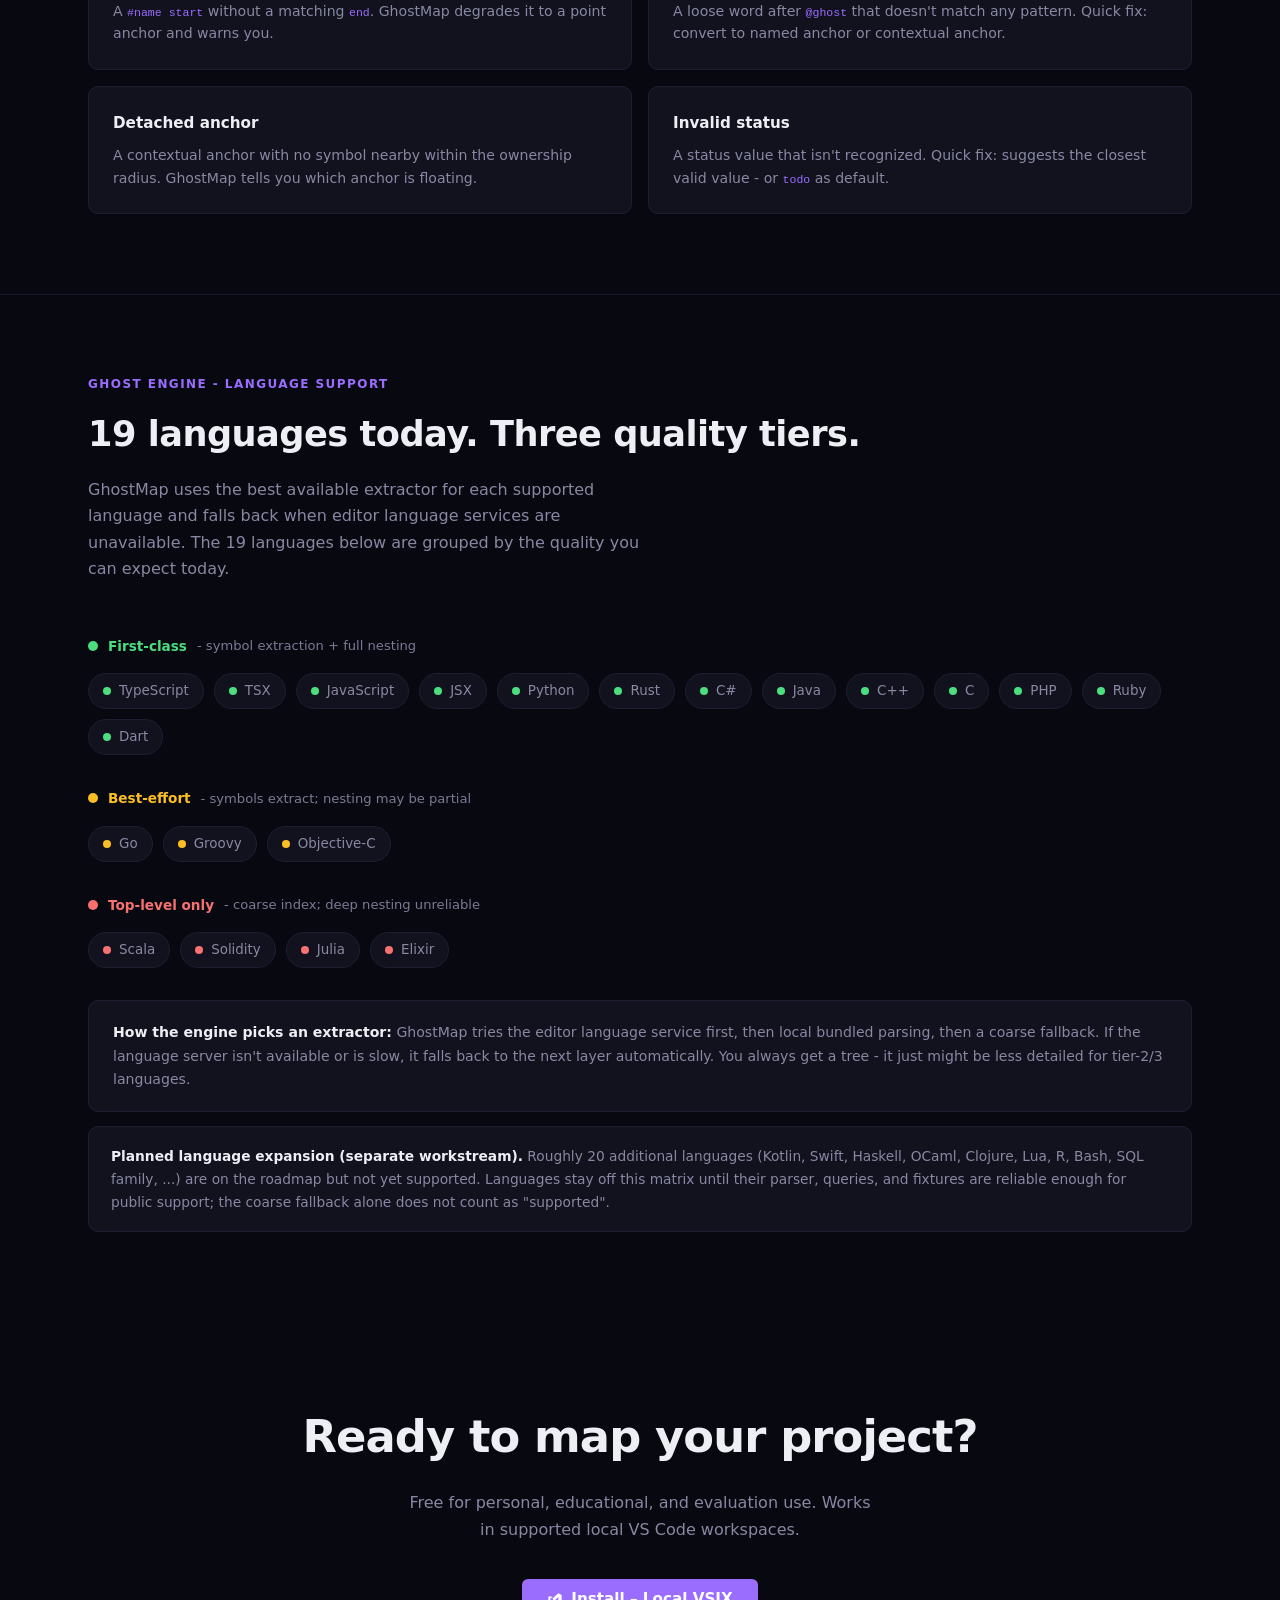
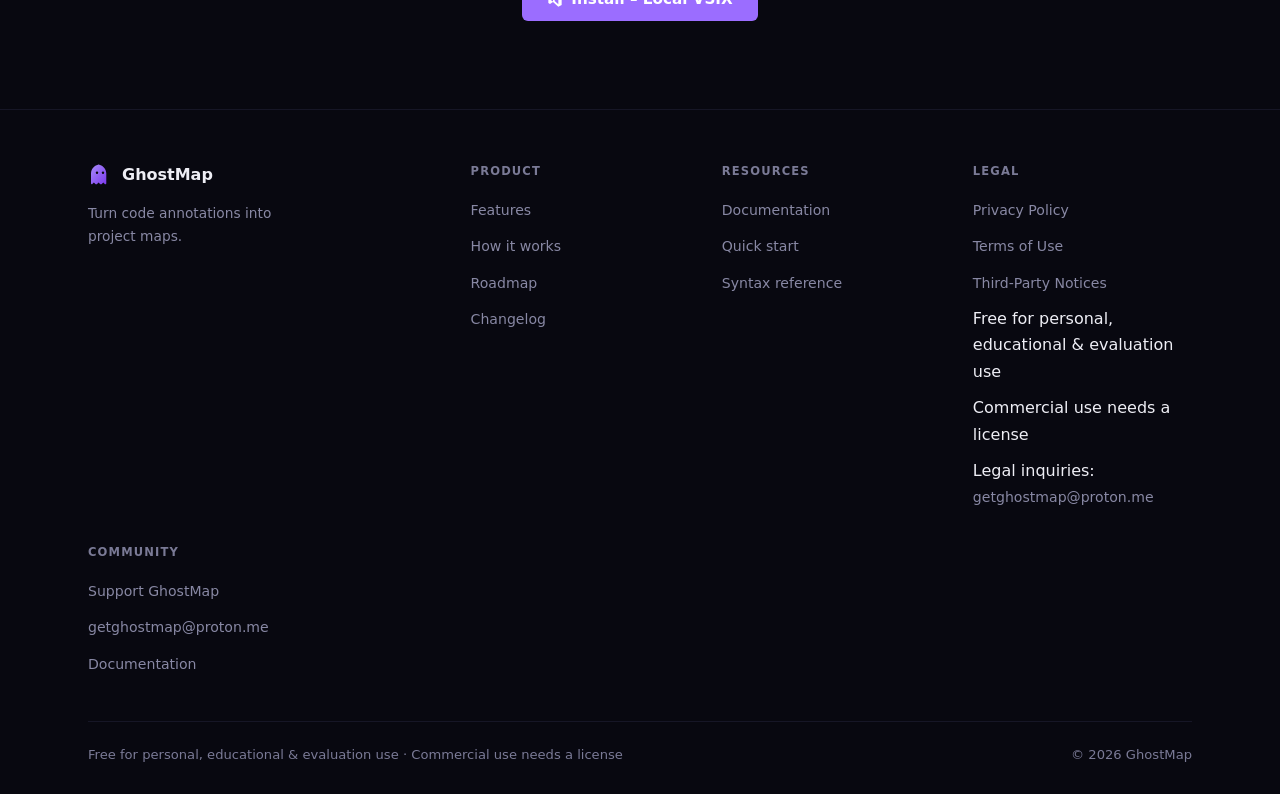
<file: pages/features.html>
<!DOCTYPE html>
<html lang="en">
<head>
  <meta charset="UTF-8" />
  <meta name="viewport" content="width=device-width, initial-scale=1.0" />
  <title>Features - GhostMap</title>
  <meta name="description" content="Everything GhostMap can do: Ghost Tree, Ghost Ranges, Ghost Anchors, Ghost Index, diagnostics, and multi-language support." />
  <link rel="icon" type="image/svg+xml" href="../img/ghost-logo.svg" />
  <link rel="alternate icon" type="image/png" href="../img/ghost-logo.png" />
  <link rel="preconnect" href="https://fonts.googleapis.com">
  <link rel="preconnect" href="https://fonts.gstatic.com" crossorigin>
  <link href="https://fonts.googleapis.com/css2?family=Space+Grotesk:wght@400;500;600;700;800&family=Inter:wght@400;500;600;700&family=JetBrains+Mono:wght@400;500;700&display=swap" rel="stylesheet">
  <link rel="canonical" href="https://ghostmap-liard.vercel.app/pages/features.html" />
  <meta name="theme-color" content="#080810" />
  <meta name="author" content="GhostMap contributors" />
  <meta name="referrer" content="strict-origin-when-cross-origin" />
  <meta http-equiv="Content-Security-Policy" content="default-src 'self'; style-src 'self' 'unsafe-inline' https://fonts.googleapis.com; font-src 'self' https://fonts.gstatic.com; img-src 'self' data:; connect-src 'self'; frame-ancestors 'none'; base-uri 'self'; form-action 'self'" />

  <meta property="og:type" content="website" />
  <meta property="og:site_name" content="GhostMap" />
  <meta property="og:title" content="Features - GhostMap" />
  <meta property="og:description" content="Every GhostMap feature explained: Ghost Tree, Ghost Engine, Ghost Index, anchors, diagnostics, multi-language support." />
  <meta property="og:url" content="https://ghostmap-liard.vercel.app/pages/features.html" />
  <meta property="og:image" content="../img/ghost-logo.png" />
  <meta name="twitter:card" content="summary" />
  <meta name="twitter:title" content="Features - GhostMap" />
  <meta name="twitter:description" content="Every GhostMap feature explained: Ghost Tree, Ghost Engine, Ghost Index, anchors, diagnostics, multi-language support." />
  <meta name="twitter:image" content="../img/ghost-logo.png" />

  <link rel="stylesheet" href="../css/styles.css" />
</head>
<body>

<a class="skip-link" href="#main">Skip to content</a>


<header class="nav">
  <div class="container nav__inner">
    <a href="../index.html" class="nav__brand">
      <img src="../img/ghost-logo.svg" alt="GhostMap" />
      GhostMap
    </a>
    <nav>
      <ul class="nav__links" id="primary-nav">
        <li><a href="../index.html">Home</a></li>
        <li><a href="features.html">Features</a></li>
        <li><a href="how-it-works.html">How it works</a></li>
        <li><a href="roadmap.html">Roadmap</a></li>
        <li><a href="changelog.html">Changelog</a></li>
        <li><a href="https://ghostmap-docs.vercel.app/" target="_blank" rel="noopener">Docs &#8599;</a></li>
      </ul>
    </nav>
    <div class="nav__right">
      <a href="mailto:getghostmap@proton.me" class="btn btn--outline btn--sm">Contact</a>
      <a href="https://ghostmap-docs.vercel.app/get-started/instalacion" class="btn btn--primary btn--sm">
        <svg width="14" height="14" viewBox="0 0 24 24" fill="currentColor"><path d="M17 2 9 9 4.5 6 2 7.5v9L4.5 18 9 15l8 7 5-2.4V4.4ZM9 14.2 5 11.5v-3L9 9.8Zm8 4.3-5.9-5.2L17 7.5Z"/></svg>
        Install
      </a>
      <button class="nav__mobile-toggle" aria-label="Toggle navigation menu" aria-expanded="false" aria-controls="primary-nav">
        <svg width="22" height="22" viewBox="0 0 24 24" fill="none" stroke="currentColor" stroke-width="2"><path d="M3 6h18M3 12h18M3 18h18"/></svg>
      </button>
    </div>
  </div>
</header>

<main id="main">

  <section class="hero hero--center">
    <div class="container">
      <div class="hero__eyebrow"><span class="dot"></span> Features</div>
      <h1>Everything in one<br /><em>coherent system.</em></h1>
      <p class="hero__sub">
        GhostMap isn't a collection of independent tools. Every feature is part of the same model:
        code &rarr; symbols &rarr; annotations &rarr; tree.
      </p>
    </div>
  </section>

  <section class="section section--bordered">
    <div class="container">
      <div class="split-demo">
        <div class="split-demo__text">
          <div class="section__label">Ghost Tree</div>
          <h2>The map of your file, always up to date.</h2>
          <p>
            GhostMap builds a symbol-first hierarchy from your code: classes, functions,
            interfaces, structs. Then it layers your <code style="font-size:0.85em;color:var(--violet)">@ghost</code> annotations
            on top as anchors with status and description.
          </p>
          <p>
            The result is a navigable tree that reflects real structure - not what you
            named your folders, not what you remember. Click any node to jump directly
            to that line.
          </p>
          <div style="display:flex;flex-wrap:wrap;gap:8px;margin-top:20px">
            <a href="https://ghostmap-docs.vercel.app/guide/symbol" class="concept-link">Ghost Symbol</a>
            <a href="https://ghostmap-docs.vercel.app/guide/anchor" class="concept-link">Ghost Anchor</a>
            <a href="https://ghostmap-docs.vercel.app/reference/ghost-tree" class="concept-link">Ghost Tree ref</a>
          </div>
        </div>
        <div class="panel">
          <div class="panel__bar">
            <div class="panel__dots">
              <span class="panel__dot panel__dot--r"></span>
              <span class="panel__dot panel__dot--y"></span>
              <span class="panel__dot panel__dot--g"></span>
            </div>
            <span class="panel__title">GHOSTMAP - Filter &middot; Reset &middot; Search</span>
          </div>
          <div class="panel__body">
            <div class="tree">
              <div class="tree-row">
                <svg class="icon-a" width="13" height="13" viewBox="0 0 24 24" fill="none" stroke="currentColor" stroke-width="2"><path d="M19 21 12 16 5 21V5a2 2 0 0 1 2-2h10a2 2 0 0 1 2 2Z"/></svg>
                <span class="tree-row__name">#auth-refactor</span>
                <span class="tree-row__badge badge--progress">in-progress</span>
              </div>
              <div class="tree-row tree-row--i1">
                <svg class="icon-c" width="13" height="13" viewBox="0 0 24 24" fill="currentColor"><rect x="3" y="3" width="7" height="7" rx="1"/><rect x="14" y="3" width="7" height="7" rx="1"/><rect x="3" y="14" width="7" height="7" rx="1"/><rect x="14" y="14" width="7" height="7" rx="1"/></svg>
                <span class="tree-row__name">AuthService</span>
              </div>
              <div class="tree-row tree-row--i2">
                <svg class="icon-ch" width="10" height="10" viewBox="0 0 24 24" fill="currentColor"><path d="M8 5v14l11-7Z"/></svg>
                <svg class="icon-f" width="13" height="13" viewBox="0 0 24 24" fill="currentColor"><polygon points="12,2 22,8.5 22,15.5 12,22 2,15.5 2,8.5"/></svg>
                <span class="tree-row__name">login</span>
              </div>
              <div class="tree-row tree-row--i3">
                <svg class="icon-a" width="12" height="12" viewBox="0 0 24 24" fill="none" stroke="currentColor" stroke-width="2"><path d="M19 21 12 16 5 21V5a2 2 0 0 1 2-2h10a2 2 0 0 1 2 2Z"/></svg>
                <span>validate tokens</span>
                <span class="tree-row__badge badge--review">review</span>
              </div>
              <div class="tree-row tree-row--i3">
                <svg class="icon-a" width="12" height="12" viewBox="0 0 24 24" fill="none" stroke="currentColor" stroke-width="2"><path d="M19 21 12 16 5 21V5a2 2 0 0 1 2-2h10a2 2 0 0 1 2 2Z"/></svg>
                <span>rate limit</span>
                <span class="tree-row__badge badge--todo">todo</span>
              </div>
              <div class="tree-row tree-row--i2">
                <svg class="icon-ch" width="10" height="10" viewBox="0 0 24 24" fill="currentColor"><path d="M8 5v14l11-7Z"/></svg>
                <svg class="icon-f" width="13" height="13" viewBox="0 0 24 24" fill="currentColor"><polygon points="12,2 22,8.5 22,15.5 12,22 2,15.5 2,8.5"/></svg>
                <span class="tree-row__name">logout</span>
              </div>
              <div class="tree-row tree-row--i3">
                <svg class="icon-a" width="12" height="12" viewBox="0 0 24 24" fill="none" stroke="currentColor" stroke-width="2"><path d="M19 21 12 16 5 21V5a2 2 0 0 1 2-2h10a2 2 0 0 1 2 2Z"/></svg>
                <span>revoke session</span>
                <span class="tree-row__badge badge--done">done</span>
              </div>
              <div class="tree-row tree-row--i1">
                <svg class="icon-c" width="13" height="13" viewBox="0 0 24 24" fill="currentColor"><rect x="3" y="3" width="7" height="7" rx="1"/><rect x="14" y="3" width="7" height="7" rx="1"/><rect x="3" y="14" width="7" height="7" rx="1"/><rect x="14" y="14" width="7" height="7" rx="1"/></svg>
                <span class="tree-row__name">TokenService</span>
              </div>
              <div class="tree-row tree-row--i2">
                <svg class="icon-ch" width="10" height="10" viewBox="0 0 24 24" fill="currentColor"><path d="M8 5v14l11-7Z"/></svg>
                <svg class="icon-f" width="13" height="13" viewBox="0 0 24 24" fill="currentColor"><polygon points="12,2 22,8.5 22,15.5 12,22 2,15.5 2,8.5"/></svg>
                <span class="tree-row__name">rotate</span>
                <span class="tree-row__badge badge--progress">in-progress</span>
              </div>
            </div>
          </div>
        </div>
      </div>
    </div>
  </section>

  <section class="section section--bordered">
    <div class="container">
      <div class="split-demo split-demo--reverse">
        <div class="split-demo__text">
          <div class="section__label">Ghost Ranges</div>
          <h2>Name a section of code.<br />Own it in the tree.</h2>
          <p>
            Wrap any block of code between <code style="font-size:0.85em;color:var(--violet)">// @ghost #name start</code> and
            <code style="font-size:0.85em;color:var(--violet)">// @ghost end</code> and GhostMap creates a named parent node
            that owns everything inside - regardless of language structure.
          </p>
          <p>
            Ideal for large refactors, ongoing migrations, or "hot zones" you want to
            flag for the whole team before anyone touches them.
          </p>
          <div style="display:flex;flex-wrap:wrap;gap:8px;margin-top:20px">
            <a href="https://ghostmap-docs.vercel.app/guide/range-anchor" class="concept-link">Ghost Ranges ref &rarr;</a>
          </div>
        </div>
        <div class="panel">
          <div class="panel__bar">
            <div class="panel__dots">
              <span class="panel__dot panel__dot--r"></span>
              <span class="panel__dot panel__dot--y"></span>
              <span class="panel__dot panel__dot--g"></span>
            </div>
            <span class="panel__title">workflow.service.ts</span>
          </div>
          <div class="panel__body">
            <div class="code">
<span class="line line--hl"><span class="ln">1</span><span class="gh">// @ghost #workflow-v2 start</span></span>
<span class="line line--hl"><span class="ln">2</span><span class="gh">// description: split into 3 services | status: <span class="gs">in-progress</span></span></span>
<span class="line"><span class="ln">3</span></span>
<span class="line"><span class="ln">4</span><span class="kw">class</span> <span class="cls">WorkflowService</span> {</span>
<span class="line"><span class="ln">5</span>  <span class="fn">charge</span>() {}</span>
<span class="line"><span class="ln">6</span>  <span class="fn">refund</span>() {}</span>
<span class="line"><span class="ln">7</span></span>
<span class="line"><span class="ln">8</span>  <span class="gh">// @ghost description: move to workflow-service | status: <span class="gs">todo</span></span></span>
<span class="line"><span class="ln">9</span>  <span class="fn">reconcile</span>() {}</span>
<span class="line"><span class="ln">10</span>}</span>
<span class="line"><span class="ln">11</span></span>
<span class="line line--hl"><span class="ln">12</span><span class="gh">// @ghost end</span></span>
            </div>
            <div style="margin-top:20px;padding-top:16px;border-top:1px solid var(--border)">
              <div class="tree">
                <div class="tree-row">
                  <svg class="icon-a" width="13" height="13" viewBox="0 0 24 24" fill="none" stroke="currentColor" stroke-width="2"><path d="M19 21 12 16 5 21V5a2 2 0 0 1 2-2h10a2 2 0 0 1 2 2Z"/></svg>
                  <span class="tree-row__name">#workflow-v2</span>
                  <span class="tree-row__badge badge--progress">in-progress</span>
                </div>
                <div class="tree-row tree-row--i1">
                  <svg class="icon-c" width="13" height="13" viewBox="0 0 24 24" fill="currentColor"><rect x="3" y="3" width="7" height="7" rx="1"/><rect x="14" y="3" width="7" height="7" rx="1"/><rect x="3" y="14" width="7" height="7" rx="1"/><rect x="14" y="14" width="7" height="7" rx="1"/></svg>
                  <span class="tree-row__name">WorkflowService</span>
                </div>
                <div class="tree-row tree-row--i2">
                  <svg class="icon-f" width="13" height="13" viewBox="0 0 24 24" fill="currentColor"><polygon points="12,2 22,8.5 22,15.5 12,22 2,15.5 2,8.5"/></svg>
                  <span>charge</span>
                </div>
                <div class="tree-row tree-row--i2">
                  <svg class="icon-f" width="13" height="13" viewBox="0 0 24 24" fill="currentColor"><polygon points="12,2 22,8.5 22,15.5 12,22 2,15.5 2,8.5"/></svg>
                  <span>refund</span>
                </div>
                <div class="tree-row tree-row--i2">
                  <svg class="icon-f" width="13" height="13" viewBox="0 0 24 24" fill="currentColor"><polygon points="12,2 22,8.5 22,15.5 12,22 2,15.5 2,8.5"/></svg>
                  <span>reconcile</span>
                  <span class="tree-row__badge badge--todo">todo</span>
                </div>
              </div>
            </div>
          </div>
        </div>
      </div>
    </div>
  </section>

  <section class="section section--bordered">
    <div class="container">
      <div class="split-demo">
        <div class="split-demo__text">
          <div class="section__label">Ghost Index</div>
          <h2>Opens in milliseconds.<br />Not seconds.</h2>
          <p>
            The Ghost Index is the loading engine. Every time GhostMap analyzes a file,
            it persists the result - symbols, anchors, tree - into a local snapshot.
          </p>
          <p>
            Next time you open that file, the tree appears instantly from the snapshot.
            No LSP cold start. No re-parse. No waiting.
          </p>
          <div style="margin-top:24px;display:flex;flex-direction:column;gap:12px">
            <div style="display:flex;align-items:center;gap:12px;font-size:0.88rem">
              <span style="background:var(--violet-dim);color:var(--violet-bright);border-radius:4px;padding:2px 8px;font-family:var(--font-mono);font-size:0.78rem">without index</span>
              <span style="color:var(--text-muted)">LSP cold start: 5 - 35 s</span>
            </div>
            <div style="display:flex;align-items:center;gap:12px;font-size:0.88rem">
              <span style="background:rgba(74,222,128,0.12);color:var(--green);border-radius:4px;padding:2px 8px;font-family:var(--font-mono);font-size:0.78rem">with Ghost Index</span>
              <span style="color:var(--text-muted)">Snapshot load: &lt; 50 ms</span>
            </div>
          </div>
        </div>
        <div class="panel">
          <div class="panel__bar">
            <div class="panel__dots">
              <span class="panel__dot panel__dot--r"></span>
              <span class="panel__dot panel__dot--y"></span>
              <span class="panel__dot panel__dot--g"></span>
            </div>
            <span class="panel__title">.ghostmap / snapshot</span>
          </div>
          <div class="panel__body">
            <div class="code" style="font-size:0.76rem">
<span class="line"><span class="kw">{</span></span>
<span class="line">  <span class="str">"schemaVersion"</span>: <span class="num">1</span>,</span>
<span class="line">  <span class="str">"uri"</span>: <span class="str">"auth.service.ts"</span>,</span>
<span class="line">  <span class="str">"textFingerprint"</span>: <span class="str">"sha256:a3f..."</span>,</span>
<span class="line">  <span class="str">"capturedAt"</span>: <span class="str">"2026-06-17T..."</span>,</span>
<span class="line">  <span class="str">"isComplete"</span>: <span class="kw">true</span>,</span>
<span class="line">  <span class="str">"tree"</span>: [</span>
<span class="line">    { <span class="str">"name"</span>: <span class="str">"AuthService"</span>, <span class="str">"type"</span>: <span class="str">"class"</span>, ... },</span>
<span class="line">    { <span class="str">"name"</span>: <span class="str">"login"</span>, <span class="str">"type"</span>: <span class="str">"function"</span>, ... }</span>
<span class="line">  ]</span>
<span class="line"><span class="kw">}</span></span>
            </div>
            <div style="margin-top:16px;padding:12px;background:var(--bg-3);border-radius:var(--r-sm);font-size:0.82rem;color:var(--text-muted)">
              The snapshot is fingerprinted with SHA-256. If the file changes between sessions, GhostMap detects the mismatch on the next refresh and rebuilds automatically.
            </div>
          </div>
        </div>
      </div>
    </div>
  </section>

  <section class="section section--bordered">
    <div class="container">
      <div class="section__head">
        <div class="section__label">Diagnostics &amp; Quick Fixes</div>
        <h2 class="section__title">Wrong syntax. Instant fix.</h2>
        <p class="section__desc">GhostMap catches annotation problems as you type and offers one-click fixes directly in the editor.</p>
      </div>
      <div style="display:grid;grid-template-columns:repeat(2,1fr);gap:16px">
        <div class="feat-card">
          <h3>Unclosed range</h3>
          <p>A <code style="font-size:0.82em;color:var(--violet)">#name start</code> without a matching <code style="font-size:0.82em;color:var(--violet)">end</code>. GhostMap degrades it to a point anchor and warns you.</p>
        </div>
        <div class="feat-card">
          <h3>Malformed syntax</h3>
          <p>A loose word after <code style="font-size:0.82em;color:var(--violet)">@ghost</code> that doesn't match any pattern. Quick fix: convert to named anchor or contextual anchor.</p>
        </div>
        <div class="feat-card">
          <h3>Detached anchor</h3>
          <p>A contextual anchor with no symbol nearby within the ownership radius. GhostMap tells you which anchor is floating.</p>
        </div>
        <div class="feat-card">
          <h3>Invalid status</h3>
          <p>A status value that isn't recognized. Quick fix: suggests the closest valid value - or <code style="font-size:0.82em;color:var(--violet)">todo</code> as default.</p>
        </div>
      </div>
    </div>
  </section>

  <section class="section section--bordered" id="languages">
    <div class="container">
      <div class="section__head">
        <div class="section__label">Ghost Engine - Language Support</div>
        <h2 class="section__title">19 languages today. Three quality tiers.</h2>
        <p class="section__desc">
          GhostMap uses the best available extractor for each supported
          language and falls back when editor language services are unavailable.
          The 19 languages below are grouped by the quality you can expect today.
        </p>
      </div>

      <div style="display:grid;gap:32px">
        <div>
          <div style="display:flex;align-items:center;gap:10px;margin-bottom:16px">
            <span style="width:10px;height:10px;border-radius:50%;background:var(--green);display:inline-block;flex-shrink:0"></span>
            <span style="font-size:0.85rem;font-weight:700;color:var(--green)">First-class</span>
            <span style="font-size:0.82rem;color:var(--text-faint)">- symbol extraction + full nesting</span>
          </div>
          <div class="lang-grid">
            <span class="lang-pill"><span class="tier tier--1"></span>TypeScript</span>
            <span class="lang-pill"><span class="tier tier--1"></span>TSX</span>
            <span class="lang-pill"><span class="tier tier--1"></span>JavaScript</span>
            <span class="lang-pill"><span class="tier tier--1"></span>JSX</span>
            <span class="lang-pill"><span class="tier tier--1"></span>Python</span>
            <span class="lang-pill"><span class="tier tier--1"></span>Rust</span>
            <span class="lang-pill"><span class="tier tier--1"></span>C#</span>
            <span class="lang-pill"><span class="tier tier--1"></span>Java</span>
            <span class="lang-pill"><span class="tier tier--1"></span>C++</span>
            <span class="lang-pill"><span class="tier tier--1"></span>C</span>
            <span class="lang-pill"><span class="tier tier--1"></span>PHP</span>
            <span class="lang-pill"><span class="tier tier--1"></span>Ruby</span>
            <span class="lang-pill"><span class="tier tier--1"></span>Dart</span>
          </div>
        </div>
        <div>
          <div style="display:flex;align-items:center;gap:10px;margin-bottom:16px">
            <span style="width:10px;height:10px;border-radius:50%;background:var(--amber);display:inline-block;flex-shrink:0"></span>
            <span style="font-size:0.85rem;font-weight:700;color:var(--amber)">Best-effort</span>
            <span style="font-size:0.82rem;color:var(--text-faint)">- symbols extract; nesting may be partial</span>
          </div>
          <div class="lang-grid">
            <span class="lang-pill"><span class="tier tier--2"></span>Go</span>
            <span class="lang-pill"><span class="tier tier--2"></span>Groovy</span>
            <span class="lang-pill"><span class="tier tier--2"></span>Objective-C</span>
          </div>
        </div>
        <div>
          <div style="display:flex;align-items:center;gap:10px;margin-bottom:16px">
            <span style="width:10px;height:10px;border-radius:50%;background:var(--red);display:inline-block;flex-shrink:0"></span>
            <span style="font-size:0.85rem;font-weight:700;color:var(--red)">Top-level only</span>
            <span style="font-size:0.82rem;color:var(--text-faint)">- coarse index; deep nesting unreliable</span>
          </div>
          <div class="lang-grid">
            <span class="lang-pill"><span class="tier tier--3"></span>Scala</span>
            <span class="lang-pill"><span class="tier tier--3"></span>Solidity</span>
            <span class="lang-pill"><span class="tier tier--3"></span>Julia</span>
            <span class="lang-pill"><span class="tier tier--3"></span>Elixir</span>
          </div>
        </div>
      </div>

      <div style="margin-top:32px;padding:20px 24px;background:var(--surface);border:1px solid var(--border);border-radius:var(--r);font-size:0.88rem;color:var(--text-muted)">
        <strong style="color:var(--text)">How the engine picks an extractor:</strong>
        GhostMap tries the editor language service first, then local bundled parsing, then a coarse fallback.
        If the language server isn't available or is slow, it falls back to the next layer automatically.
        You always get a tree - it just might be less detailed for tier-2/3 languages.
      </div>

      <div style="margin-top:14px;padding:18px 22px;background:var(--surface);border:1px solid var(--border);border-radius:var(--r);font-size:0.86rem;color:var(--text-muted)">
        <strong style="color:var(--text)">Planned language expansion (separate workstream).</strong>
        Roughly 20 additional languages (Kotlin, Swift, Haskell, OCaml,
        Clojure, Lua, R, Bash, SQL family, ...) are on the roadmap but
        not yet supported. Languages stay off this matrix until their parser,
        queries, and fixtures are reliable enough for public support; the coarse
        fallback alone does not count as "supported".
      </div>
    </div>
  </section>

  <section class="cta-block">
    <div class="container">
      <h2>Ready to map your project?</h2>
      <p>Free for personal, educational, and evaluation use. Works in supported local VS Code workspaces.</p>
      <a href="https://ghostmap-docs.vercel.app/get-started/instalacion" class="btn btn--primary btn--lg">
        <svg width="16" height="16" viewBox="0 0 24 24" fill="currentColor"><path d="M17 2 9 9 4.5 6 2 7.5v9L4.5 18 9 15l8 7 5-2.4V4.4ZM9 14.2 5 11.5v-3L9 9.8Zm8 4.3-5.9-5.2L17 7.5Z"/></svg>
        Install &#8211; Local VSIX
      </a>
    </div>
  </section>
</main>

<footer class="footer">
  <div class="container">
    <div class="footer__grid">
      <div>
        <div class="footer__brand"><img src="../img/ghost-logo.svg" alt="GhostMap" /> GhostMap</div>
        <p class="footer__tagline">Turn code annotations into project maps.</p>
      </div>
      <div class="footer__col"><h4>Product</h4><ul>
        <li><a href="features.html">Features</a></li>
        <li><a href="how-it-works.html">How it works</a></li>
        <li><a href="roadmap.html">Roadmap</a></li>
        <li><a href="changelog.html">Changelog</a></li>
      </ul></div>
      <div class="footer__col"><h4>Resources</h4><ul>
        <li><a href="https://ghostmap-docs.vercel.app/">Documentation</a></li>
        <li><a href="https://ghostmap-docs.vercel.app/get-started/instalacion">Quick start</a></li>
        <li><a href="https://ghostmap-docs.vercel.app/reference/sintaxis">Syntax reference</a></li>
      </ul></div>
      <div class="footer__col"><h4>Legal</h4><ul>
        <li><a href="privacy.html">Privacy Policy</a></li>
        <li><a href="terms.html">Terms of Use</a></li>
        <li><a href="notices.html">Third-Party Notices</a></li>
        <li>Free for personal, educational &amp; evaluation use</li>
        <li>Commercial use needs a license</li>
        <li>Legal inquiries: <a href="mailto:getghostmap@proton.me">getghostmap@proton.me</a></li>
      </ul></div>
      <div class="footer__col"><h4>Community</h4><ul>
        <li><a href="../index.html#support">Support GhostMap</a></li>
        <li><a href="mailto:getghostmap@proton.me">getghostmap@proton.me</a></li>
        <li><a href="https://ghostmap-docs.vercel.app/">Documentation</a></li>
      </ul></div>
    </div>
    <div class="footer__bottom">
      <span>Free for personal, educational &amp; evaluation use &middot; Commercial use needs a license</span>
      <span>&copy; <span id="year">2026</span> GhostMap</span>
    </div>
  </div>
</footer>

<script src="../js/main.js"></script>
</body>
</html>
</file>
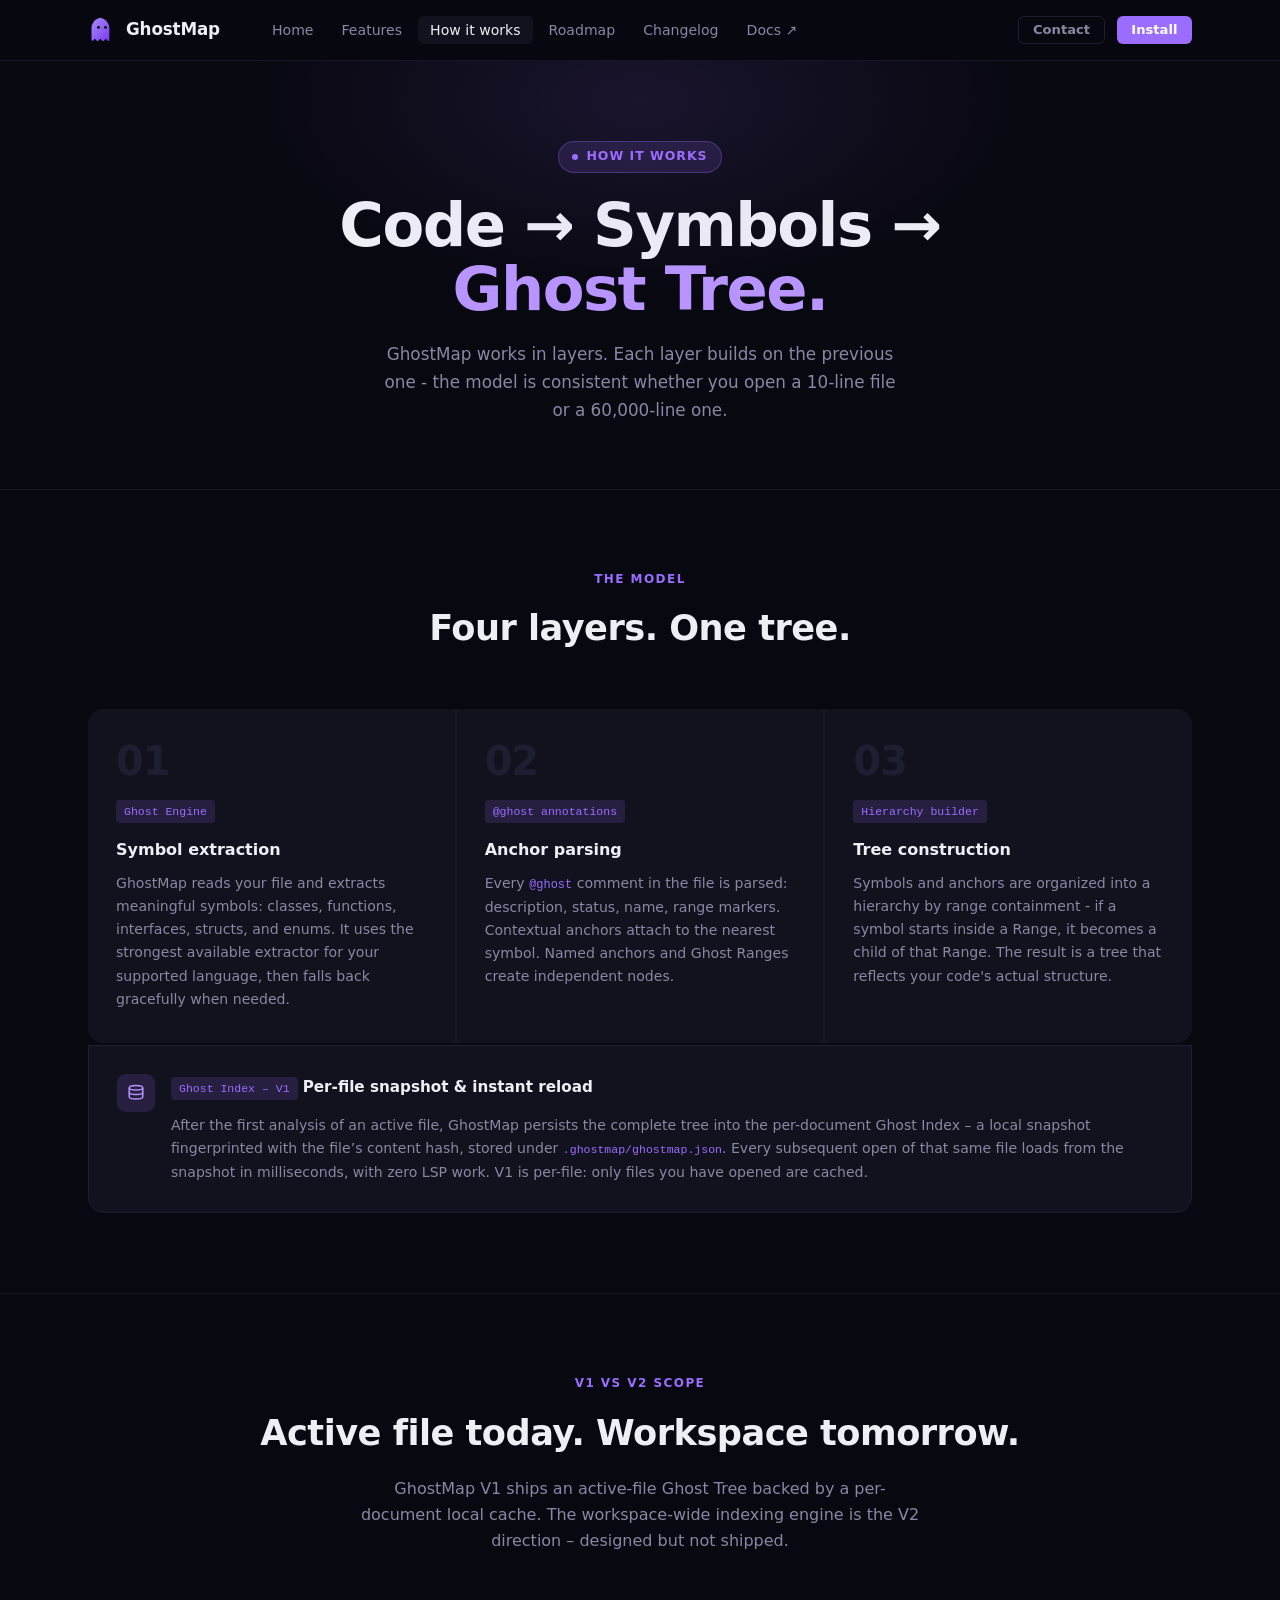
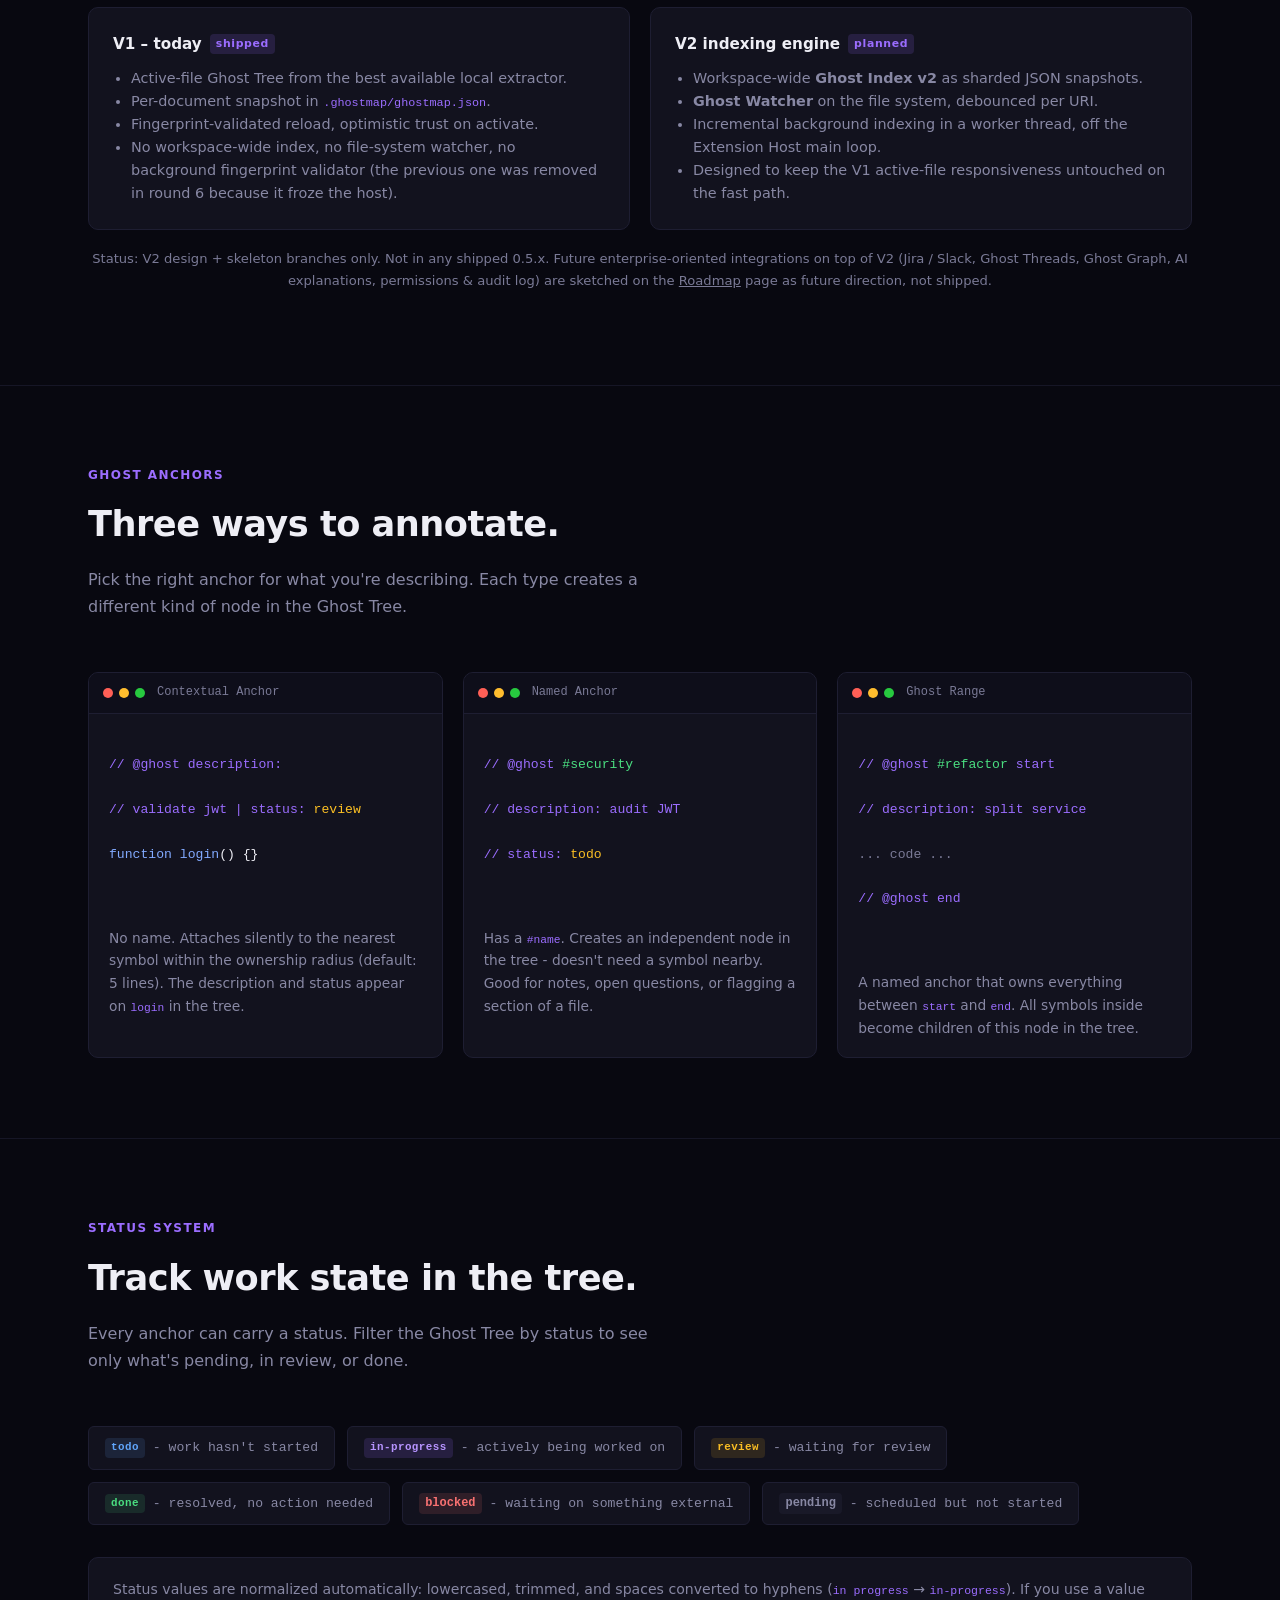
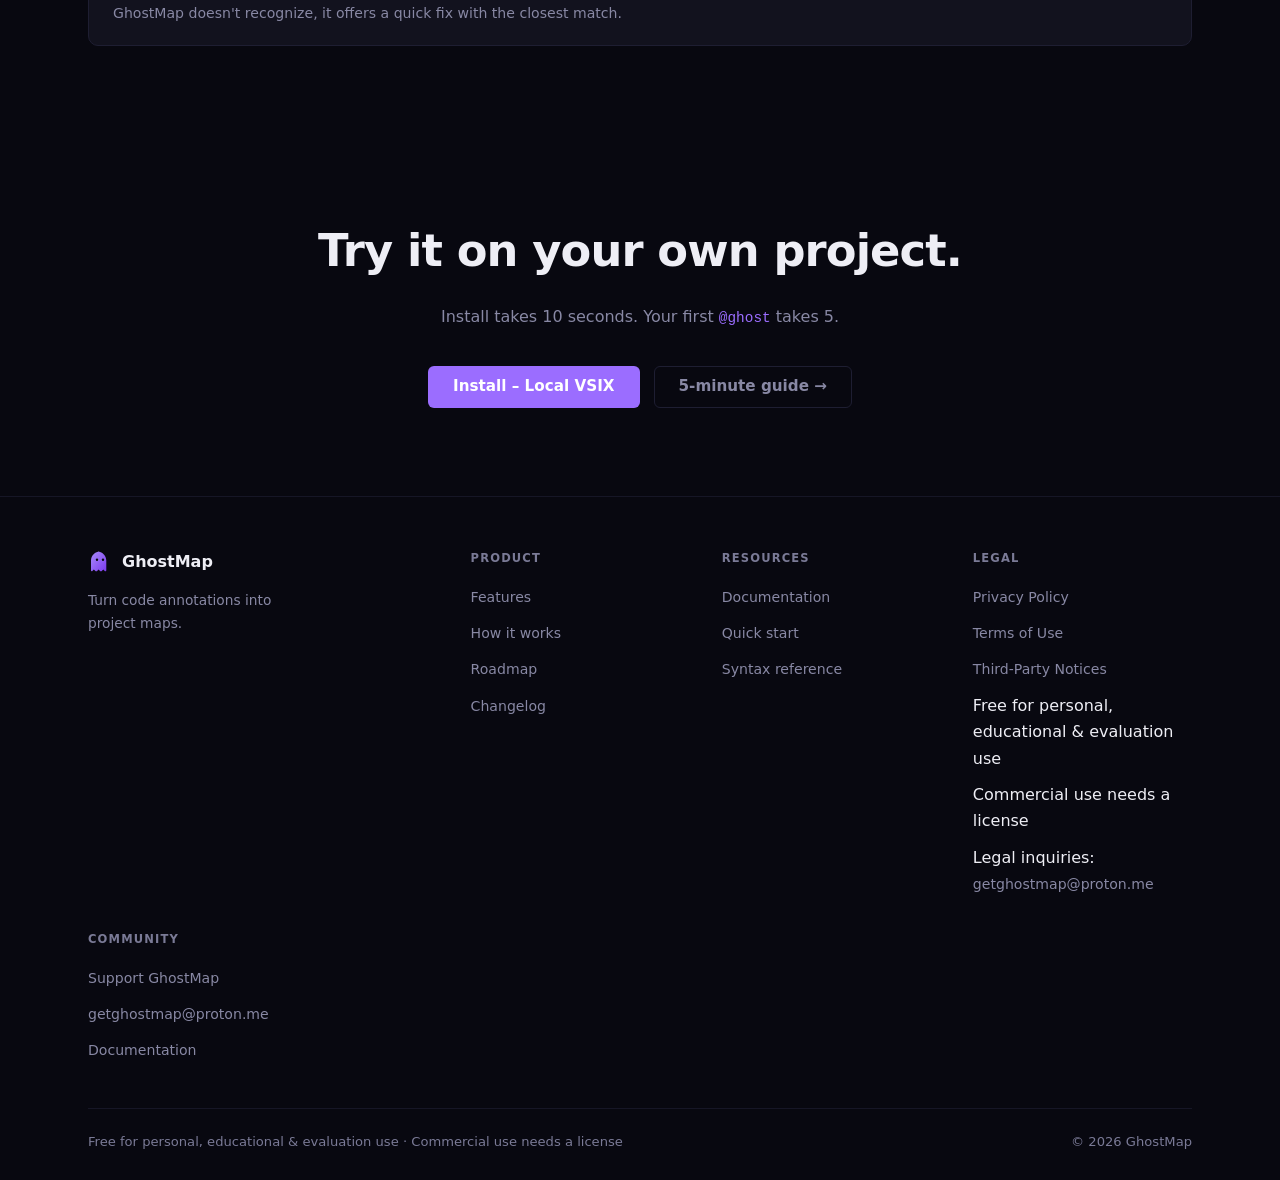
<file: pages/how-it-works.html>
<!DOCTYPE html>
<html lang="en">
<head>
  <meta charset="UTF-8" />
  <meta name="viewport" content="width=device-width, initial-scale=1.0" />
  <title>How it works - GhostMap</title>
  <meta name="description" content="Learn how GhostMap transforms @ghost annotations into a live project map. From symbols to Ghost Tree in four steps." />
  <link rel="icon" type="image/svg+xml" href="../img/ghost-logo.svg" />
  <link rel="alternate icon" type="image/png" href="../img/ghost-logo.png" />
  <link rel="preconnect" href="https://fonts.googleapis.com">
  <link rel="preconnect" href="https://fonts.gstatic.com" crossorigin>
  <link href="https://fonts.googleapis.com/css2?family=Space+Grotesk:wght@400;500;600;700;800&family=Inter:wght@400;500;600;700&family=JetBrains+Mono:wght@400;500;700&display=swap" rel="stylesheet">
  <link rel="canonical" href="https://ghostmap-liard.vercel.app/pages/how-it-works.html" />
  <meta name="theme-color" content="#080810" />
  <meta name="author" content="GhostMap contributors" />
  <meta name="referrer" content="strict-origin-when-cross-origin" />
  <meta http-equiv="Content-Security-Policy" content="default-src 'self'; style-src 'self' 'unsafe-inline' https://fonts.googleapis.com; font-src 'self' https://fonts.gstatic.com; img-src 'self' data:; connect-src 'self'; frame-ancestors 'none'; base-uri 'self'; form-action 'self'" />

  <meta property="og:type" content="website" />
  <meta property="og:site_name" content="GhostMap" />
  <meta property="og:title" content="How it works - GhostMap" />
  <meta property="og:description" content="How the Ghost Engine extracts symbols and how the Ghost Tree stays fast on 60k-line files." />
  <meta property="og:url" content="https://ghostmap-liard.vercel.app/pages/how-it-works.html" />
  <meta property="og:image" content="../img/ghost-logo.png" />
  <meta name="twitter:card" content="summary" />
  <meta name="twitter:title" content="How it works - GhostMap" />
  <meta name="twitter:description" content="How the Ghost Engine extracts symbols and how the Ghost Tree stays fast on 60k-line files." />
  <meta name="twitter:image" content="../img/ghost-logo.png" />

  <link rel="stylesheet" href="../css/styles.css" />
</head>
<body>

<a class="skip-link" href="#main">Skip to content</a>


<header class="nav">
  <div class="container nav__inner">
    <a href="../index.html" class="nav__brand">
      <img src="../img/ghost-logo.svg" alt="GhostMap" />
      GhostMap
    </a>
    <nav>
      <ul class="nav__links" id="primary-nav">
        <li><a href="../index.html">Home</a></li>
        <li><a href="features.html">Features</a></li>
        <li><a href="how-it-works.html">How it works</a></li>
        <li><a href="roadmap.html">Roadmap</a></li>
        <li><a href="changelog.html">Changelog</a></li>
        <li><a href="https://ghostmap-docs.vercel.app/" target="_blank" rel="noopener">Docs &#8599;</a></li>
      </ul>
    </nav>
    <div class="nav__right">
      <a href="mailto:getghostmap@proton.me" class="btn btn--outline btn--sm">Contact</a>
      <a href="https://ghostmap-docs.vercel.app/get-started/instalacion" class="btn btn--primary btn--sm">Install</a>
      <button class="nav__mobile-toggle" aria-label="Toggle navigation menu" aria-expanded="false" aria-controls="primary-nav">
        <svg width="22" height="22" viewBox="0 0 24 24" fill="none" stroke="currentColor" stroke-width="2"><path d="M3 6h18M3 12h18M3 18h18"/></svg>
      </button>
    </div>
  </div>
</header>

<main id="main">

  <section class="hero hero--center">
    <div class="container">
      <div class="hero__eyebrow"><span class="dot"></span> How it works</div>
      <h1>Code &rarr; Symbols &rarr;<br /><em>Ghost Tree.</em></h1>
      <p class="hero__sub">
        GhostMap works in layers. Each layer builds on the previous one -
        the model is consistent whether you open a 10-line file or a 60,000-line one.
      </p>
    </div>
  </section>

  <section class="section section--bordered">
    <div class="container">
      <div class="section__head section__head--center">
        <div class="section__label">The Model</div>
        <h2 class="section__title">Four layers. One tree.</h2>
      </div>

      <div class="steps">
        <div class="step">
          <div class="step__num">01</div>
          <div class="step__tag">Ghost Engine</div>
          <h3>Symbol extraction</h3>
          <p>GhostMap reads your file and extracts meaningful symbols: classes, functions, interfaces, structs, and enums. It uses the strongest available extractor for your supported language, then falls back gracefully when needed.</p>
        </div>
        <div class="step">
          <div class="step__num">02</div>
          <div class="step__tag">@ghost annotations</div>
          <h3>Anchor parsing</h3>
          <p>Every <code style="font-size:0.85em;color:var(--violet)">@ghost</code> comment in the file is parsed: description, status, name, range markers. Contextual anchors attach to the nearest symbol. Named anchors and Ghost Ranges create independent nodes.</p>
        </div>
        <div class="step">
          <div class="step__num">03</div>
          <div class="step__tag">Hierarchy builder</div>
          <h3>Tree construction</h3>
          <p>Symbols and anchors are organized into a hierarchy by range containment - if a symbol starts inside a Range, it becomes a child of that Range. The result is a tree that reflects your code's actual structure.</p>
        </div>
      </div>

      <div style="margin-top:2px;background:var(--surface);border:1px solid var(--border);border-radius:0 0 var(--r-lg) var(--r-lg);padding:28px;display:flex;align-items:flex-start;gap:16px">
        <div style="flex-shrink:0;width:38px;height:38px;border-radius:9px;background:var(--violet-dim);display:flex;align-items:center;justify-content:center;color:var(--violet-bright)">
          <svg width="18" height="18" viewBox="0 0 24 24" fill="none" stroke="currentColor" stroke-width="2"><ellipse cx="12" cy="5" rx="9" ry="3"/><path d="M3 5v6c0 1.66 4.03 3 9 3s9-1.34 9-3V5"/><path d="M3 11v6c0 1.66 4.03 3 9 3s9-1.34 9-3v-6"/></svg>
        </div>
        <div>
          <div class="step__tag" style="margin-bottom:8px">Ghost Index &#8211; V1</div>
          <strong style="font-family:var(--font-display);font-size:0.95rem">Per-file snapshot &amp; instant reload</strong>
          <p style="margin:6px 0 0;font-size:0.88rem;color:var(--text-muted)">After the first analysis of an active file, GhostMap persists the complete tree into the per-document Ghost Index &#8211; a local snapshot fingerprinted with the file&#8217;s content hash, stored under <code style="font-size:0.82em;color:var(--violet)">.ghostmap/ghostmap.json</code>. Every subsequent open of that same file loads from the snapshot in milliseconds, with zero LSP work. V1 is per-file: only files you have opened are cached.</p>
        </div>
      </div>
    </div>
  </section>

  <section class="section section--bordered">
    <div class="container">
      <div class="section__head section__head--center">
        <div class="section__label">V1 vs V2 scope</div>
        <h2 class="section__title">Active file today. Workspace tomorrow.</h2>
        <p class="section__desc">GhostMap V1 ships an active-file Ghost Tree backed by a per-document local cache. The workspace-wide indexing engine is the V2 direction &#8211; designed but not shipped.</p>
      </div>

      <div style="display:grid;grid-template-columns:repeat(2,1fr);gap:20px">

        <div class="feat-card">
          <h3>V1 &#8211; today <span class="feat-card__tag">shipped</span></h3>
          <ul style="margin:10px 0 0;padding-left:18px;font-size:0.9rem;color:var(--text-muted);line-height:1.6">
            <li>Active-file Ghost Tree from the best available local extractor.</li>
            <li>Per-document snapshot in <code style="font-size:0.82em;color:var(--violet)">.ghostmap/ghostmap.json</code>.</li>
            <li>Fingerprint-validated reload, optimistic trust on activate.</li>
            <li>No workspace-wide index, no file-system watcher, no background fingerprint validator (the previous one was removed in round 6 because it froze the host).</li>
          </ul>
        </div>

        <div class="feat-card">
          <h3>V2 indexing engine <span class="feat-card__tag">planned</span></h3>
          <ul style="margin:10px 0 0;padding-left:18px;font-size:0.9rem;color:var(--text-muted);line-height:1.6">
            <li>Workspace-wide <strong>Ghost Index v2</strong> as sharded JSON snapshots.</li>
            <li><strong>Ghost Watcher</strong> on the file system, debounced per URI.</li>
            <li>Incremental background indexing in a worker thread, off the Extension Host main loop.</li>
            <li>Designed to keep the V1 active-file responsiveness untouched on the fast path.</li>
          </ul>
        </div>

      </div>

      <p style="margin-top:18px;font-size:0.82rem;color:var(--text-faint);text-align:center">
        Status: V2 design + skeleton branches only. Not in any shipped 0.5.x.
        Future enterprise-oriented integrations on top of V2 (Jira / Slack,
        Ghost Threads, Ghost Graph, AI explanations, permissions &amp; audit
        log) are sketched on the <a href="roadmap.html">Roadmap</a> page as
        future direction, not shipped.
      </p>
    </div>
  </section>

  <section class="section section--bordered">
    <div class="container">
      <div class="section__head">
        <div class="section__label">Ghost Anchors</div>
        <h2 class="section__title">Three ways to annotate.</h2>
        <p class="section__desc">Pick the right anchor for what you're describing. Each type creates a different kind of node in the Ghost Tree.</p>
      </div>

      <div style="display:grid;grid-template-columns:repeat(3,1fr);gap:20px">

        <div class="panel">
          <div class="panel__bar">
            <div class="panel__dots"><span class="panel__dot panel__dot--r"></span><span class="panel__dot panel__dot--y"></span><span class="panel__dot panel__dot--g"></span></div>
            <span class="panel__title">Contextual Anchor</span>
          </div>
          <div class="panel__body">
            <div class="code">
<span class="line"><span class="gh">// @ghost description:</span></span>
<span class="line"><span class="gh">// validate jwt | status: <span class="gs">review</span></span></span>
<span class="line"><span class="fn">function</span> <span class="fn">login</span>() {}</span>
            </div>
            <p style="margin:16px 0 0;font-size:0.86rem;color:var(--text-muted)">
              No name. Attaches silently to the nearest symbol within the ownership radius (default: 5 lines). The description and status appear on <code style="font-size:0.82em;color:var(--violet)">login</code> in the tree.
            </p>
          </div>
        </div>

        <div class="panel">
          <div class="panel__bar">
            <div class="panel__dots"><span class="panel__dot panel__dot--r"></span><span class="panel__dot panel__dot--y"></span><span class="panel__dot panel__dot--g"></span></div>
            <span class="panel__title">Named Anchor</span>
          </div>
          <div class="panel__body">
            <div class="code">
<span class="line"><span class="gh">// @ghost <span style="color:var(--green)">#security</span></span></span>
<span class="line"><span class="gh">// description: audit JWT</span></span>
<span class="line"><span class="gh">// status: <span class="gs">todo</span></span></span>
            </div>
            <p style="margin:16px 0 0;font-size:0.86rem;color:var(--text-muted)">
              Has a <code style="font-size:0.82em;color:var(--violet)">#name</code>. Creates an independent node in the tree - doesn't need a symbol nearby. Good for notes, open questions, or flagging a section of a file.
            </p>
          </div>
        </div>

        <div class="panel">
          <div class="panel__bar">
            <div class="panel__dots"><span class="panel__dot panel__dot--r"></span><span class="panel__dot panel__dot--y"></span><span class="panel__dot panel__dot--g"></span></div>
            <span class="panel__title">Ghost Range</span>
          </div>
          <div class="panel__body">
            <div class="code">
<span class="line"><span class="gh">// @ghost <span style="color:var(--green)">#refactor</span> start</span></span>
<span class="line"><span class="gh">// description: split service</span></span>
<span class="line"><span class="cm">... code ...</span></span>
<span class="line"><span class="gh">// @ghost end</span></span>
            </div>
            <p style="margin:16px 0 0;font-size:0.86rem;color:var(--text-muted)">
              A named anchor that owns everything between <code style="font-size:0.82em;color:var(--violet)">start</code> and <code style="font-size:0.82em;color:var(--violet)">end</code>. All symbols inside become children of this node in the tree.
            </p>
          </div>
        </div>

      </div>
    </div>
  </section>

  <section class="section section--bordered">
    <div class="container">
      <div class="section__head">
        <div class="section__label">Status System</div>
        <h2 class="section__title">Track work state in the tree.</h2>
        <p class="section__desc">Every anchor can carry a status. Filter the Ghost Tree by status to see only what's pending, in review, or done.</p>
      </div>

      <div style="display:flex;flex-wrap:wrap;gap:12px;margin-bottom:32px">
        <div style="display:flex;align-items:center;gap:8px;background:var(--surface);border:1px solid var(--border);border-radius:var(--r-sm);padding:10px 16px;font-family:var(--font-mono);font-size:0.82rem">
          <span class="tree-row__badge badge--todo" style="margin:0">todo</span>
          <span style="color:var(--text-muted)">- work hasn't started</span>
        </div>
        <div style="display:flex;align-items:center;gap:8px;background:var(--surface);border:1px solid var(--border);border-radius:var(--r-sm);padding:10px 16px;font-family:var(--font-mono);font-size:0.82rem">
          <span class="tree-row__badge badge--progress" style="margin:0">in-progress</span>
          <span style="color:var(--text-muted)">- actively being worked on</span>
        </div>
        <div style="display:flex;align-items:center;gap:8px;background:var(--surface);border:1px solid var(--border);border-radius:var(--r-sm);padding:10px 16px;font-family:var(--font-mono);font-size:0.82rem">
          <span class="tree-row__badge badge--review" style="margin:0">review</span>
          <span style="color:var(--text-muted)">- waiting for review</span>
        </div>
        <div style="display:flex;align-items:center;gap:8px;background:var(--surface);border:1px solid var(--border);border-radius:var(--r-sm);padding:10px 16px;font-family:var(--font-mono);font-size:0.82rem">
          <span class="tree-row__badge badge--done" style="margin:0">done</span>
          <span style="color:var(--text-muted)">- resolved, no action needed</span>
        </div>
        <div style="display:flex;align-items:center;gap:8px;background:var(--surface);border:1px solid var(--border);border-radius:var(--r-sm);padding:10px 16px;font-family:var(--font-mono);font-size:0.82rem">
          <span style="font-size:0.75rem;color:var(--red);font-weight:700;background:rgba(248,113,113,0.12);padding:1px 6px;border-radius:4px">blocked</span>
          <span style="color:var(--text-muted)">- waiting on something external</span>
        </div>
        <div style="display:flex;align-items:center;gap:8px;background:var(--surface);border:1px solid var(--border);border-radius:var(--r-sm);padding:10px 16px;font-family:var(--font-mono);font-size:0.82rem">
          <span style="font-size:0.75rem;color:var(--text-muted);font-weight:700;background:var(--surface-2);padding:1px 6px;border-radius:4px">pending</span>
          <span style="color:var(--text-muted)">- scheduled but not started</span>
        </div>
      </div>

      <div style="padding:20px 24px;background:var(--surface);border:1px solid var(--border);border-radius:var(--r);font-size:0.88rem;color:var(--text-muted)">
        Status values are normalized automatically: lowercased, trimmed, and spaces converted to hyphens (<code style="font-size:0.82em;color:var(--violet)">in progress</code> &rarr; <code style="font-size:0.82em;color:var(--violet)">in-progress</code>). If you use a value GhostMap doesn't recognize, it offers a quick fix with the closest match.
      </div>
    </div>
  </section>

  <section class="cta-block">
    <div class="container">
      <h2>Try it on your own project.</h2>
      <p>Install takes 10 seconds. Your first <code style="font-size:0.9em;color:var(--violet)">@ghost</code> takes 5.</p>
      <div style="display:flex;justify-content:center;gap:14px;flex-wrap:wrap">
        <a href="https://ghostmap-docs.vercel.app/get-started/instalacion" class="btn btn--primary btn--lg">Install &#8211; Local VSIX</a>
        <a href="https://ghostmap-docs.vercel.app/get-started/primeros-5-minutos" class="btn btn--outline btn--lg">5-minute guide &rarr;</a>
      </div>
    </div>
  </section>
</main>

<footer class="footer">
  <div class="container">
    <div class="footer__grid">
      <div>
        <div class="footer__brand"><img src="../img/ghost-logo.svg" alt="GhostMap" /> GhostMap</div>
        <p class="footer__tagline">Turn code annotations into project maps.</p>
      </div>
      <div class="footer__col"><h4>Product</h4><ul>
        <li><a href="features.html">Features</a></li>
        <li><a href="how-it-works.html">How it works</a></li>
        <li><a href="roadmap.html">Roadmap</a></li>
        <li><a href="changelog.html">Changelog</a></li>
      </ul></div>
      <div class="footer__col"><h4>Resources</h4><ul>
        <li><a href="https://ghostmap-docs.vercel.app/">Documentation</a></li>
        <li><a href="https://ghostmap-docs.vercel.app/get-started/instalacion">Quick start</a></li>
        <li><a href="https://ghostmap-docs.vercel.app/reference/sintaxis">Syntax reference</a></li>
      </ul></div>
      <div class="footer__col"><h4>Legal</h4><ul>
        <li><a href="privacy.html">Privacy Policy</a></li>
        <li><a href="terms.html">Terms of Use</a></li>
        <li><a href="notices.html">Third-Party Notices</a></li>
        <li>Free for personal, educational &amp; evaluation use</li>
        <li>Commercial use needs a license</li>
        <li>Legal inquiries: <a href="mailto:getghostmap@proton.me">getghostmap@proton.me</a></li>
      </ul></div>
      <div class="footer__col"><h4>Community</h4><ul>
        <li><a href="../index.html#support">Support GhostMap</a></li>
        <li><a href="mailto:getghostmap@proton.me">getghostmap@proton.me</a></li>
        <li><a href="https://ghostmap-docs.vercel.app/">Documentation</a></li>
      </ul></div>
    </div>
    <div class="footer__bottom">
      <span>Free for personal, educational &amp; evaluation use &middot; Commercial use needs a license</span>
      <span>&copy; <span id="year">2026</span> GhostMap</span>
    </div>
  </div>
</footer>

<script src="../js/main.js"></script>
</body>
</html>
</file>
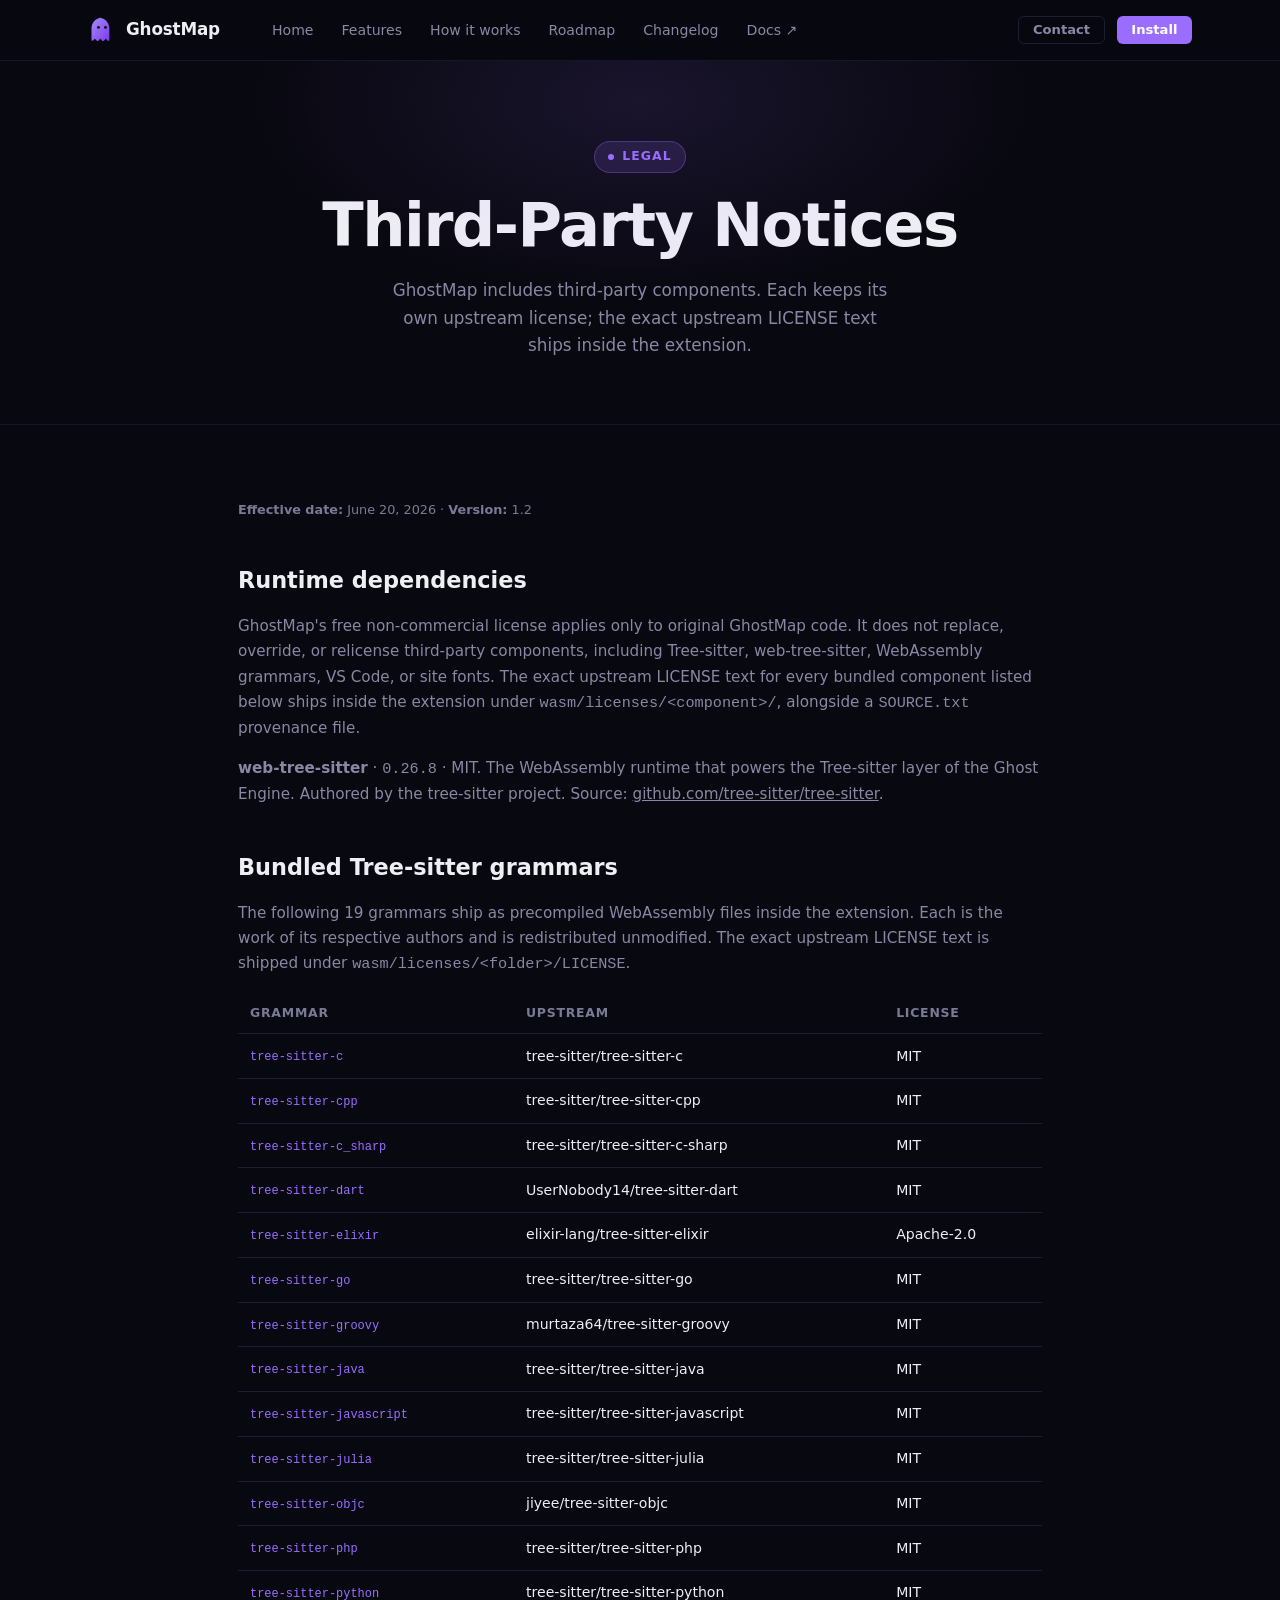
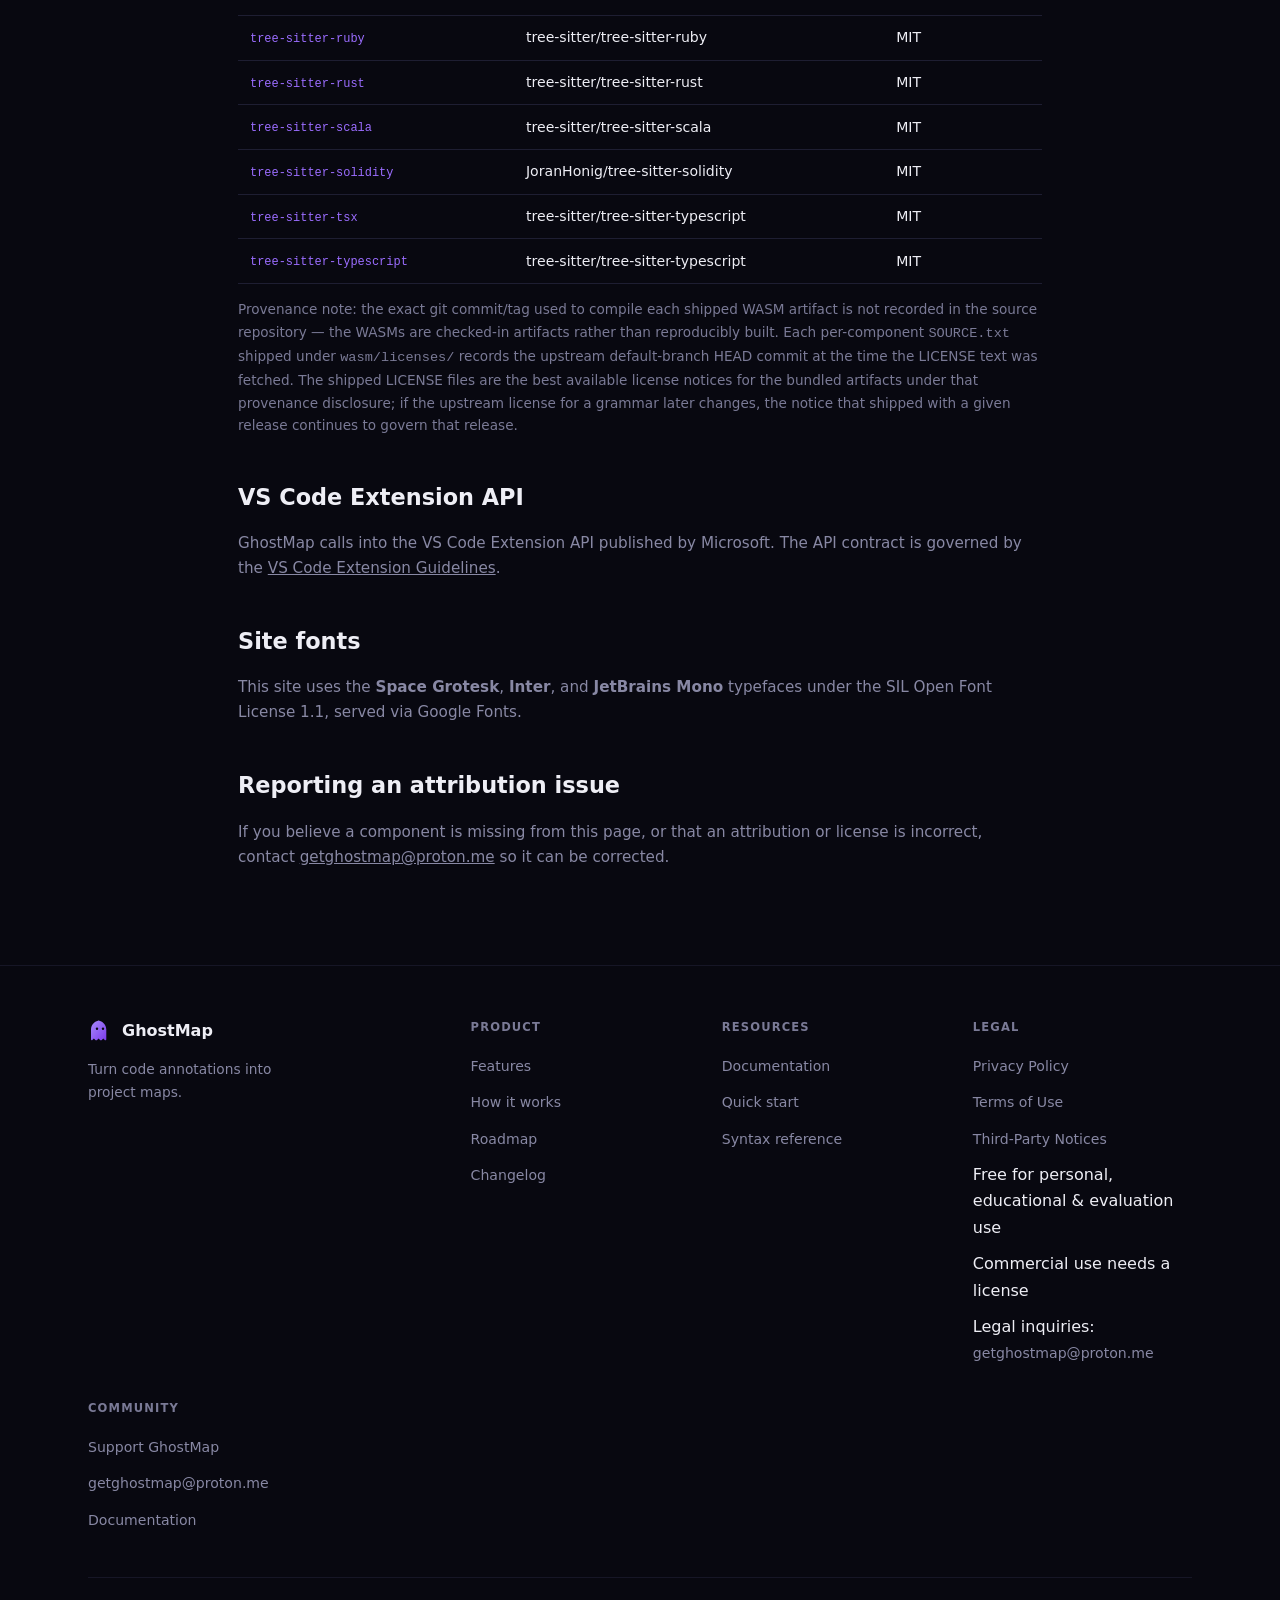
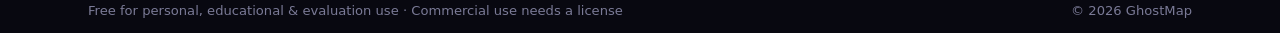
<file: pages/notices.html>
<!DOCTYPE html>
<html lang="en">
<head>
  <meta charset="UTF-8" />
  <meta name="viewport" content="width=device-width, initial-scale=1.0" />
  <title>Third-Party Notices - GhostMap</title>
  <meta name="description" content="GhostMap includes third-party components. Each keeps its own upstream license. Exact upstream LICENSE text ships inside the extension." />
  <link rel="icon" type="image/svg+xml" href="../img/ghost-logo.svg" />
  <link rel="alternate icon" type="image/png" href="../img/ghost-logo.png" />
  <link rel="preconnect" href="https://fonts.googleapis.com">
  <link rel="preconnect" href="https://fonts.gstatic.com" crossorigin>
  <link href="https://fonts.googleapis.com/css2?family=Space+Grotesk:wght@400;500;600;700;800&family=Inter:wght@400;500;600;700&family=JetBrains+Mono:wght@400;500;700&display=swap" rel="stylesheet">
  <link rel="canonical" href="https://ghostmap-liard.vercel.app/pages/notices.html" />
  <meta name="theme-color" content="#080810" />
  <meta name="author" content="GhostMap contributors" />
  <meta name="referrer" content="strict-origin-when-cross-origin" />
  <meta http-equiv="Content-Security-Policy" content="default-src 'self'; style-src 'self' 'unsafe-inline' https://fonts.googleapis.com; font-src 'self' https://fonts.gstatic.com; img-src 'self' data:; connect-src 'self'; frame-ancestors 'none'; base-uri 'self'; form-action 'self'" />

  <meta property="og:type" content="website" />
  <meta property="og:site_name" content="GhostMap" />
  <meta property="og:title" content="Third-Party Notices - GhostMap" />
  <meta property="og:description" content="Third-party attribution: web-tree-sitter and 19 Tree-sitter grammars." />
  <meta property="og:url" content="https://ghostmap-liard.vercel.app/pages/notices.html" />
  <meta property="og:image" content="../img/ghost-logo.png" />
  <meta name="twitter:card" content="summary" />
  <meta name="twitter:title" content="Third-Party Notices - GhostMap" />
  <meta name="twitter:description" content="Third-party attribution: web-tree-sitter and 19 Tree-sitter grammars." />
  <meta name="twitter:image" content="../img/ghost-logo.png" />

  <link rel="stylesheet" href="../css/styles.css" />
  <style>
    .legal { max-width: 860px; }
    .legal h2 { font-family: var(--font-display); font-size: 1.4rem; margin-top: 42px; margin-bottom: 14px; }
    .legal p, .legal li { font-size: 0.95rem; color: var(--text-muted); line-height: 1.65; }
    .legal table { width: 100%; border-collapse: collapse; margin-top: 12px; font-size: 0.88rem; }
    .legal th, .legal td { text-align: left; padding: 10px 12px; border-bottom: 1px solid var(--border); }
    .legal th { font-size: 0.78rem; text-transform: uppercase; letter-spacing: 0.06em; color: var(--text-faint); }
    .legal td code { font-size: 0.85em; color: var(--violet); }
    .legal .effective { font-size: 0.8rem; color: var(--text-faint); margin-top: -6px; }
  </style>
</head>
<body>

<a class="skip-link" href="#main">Skip to content</a>


<header class="nav">
  <div class="container nav__inner">
    <a href="../index.html" class="nav__brand">
      <img src="../img/ghost-logo.svg" alt="GhostMap" />
      GhostMap
    </a>
    <nav>
      <ul class="nav__links" id="primary-nav">
        <li><a href="../index.html">Home</a></li>
        <li><a href="features.html">Features</a></li>
        <li><a href="how-it-works.html">How it works</a></li>
        <li><a href="roadmap.html">Roadmap</a></li>
        <li><a href="changelog.html">Changelog</a></li>
        <li><a href="https://ghostmap-docs.vercel.app/" target="_blank" rel="noopener">Docs &#8599;</a></li>
      </ul>
    </nav>
    <div class="nav__right">
      <a href="mailto:getghostmap@proton.me" class="btn btn--outline btn--sm">Contact</a>
      <a href="https://ghostmap-docs.vercel.app/get-started/instalacion" class="btn btn--primary btn--sm">Install</a>
    </div>
  </div>
</header>

<main id="main">
  <section class="hero hero--center">
    <div class="container">
      <div class="hero__eyebrow"><span class="dot"></span> Legal</div>
      <h1>Third-Party Notices</h1>
      <p class="hero__sub">GhostMap includes third-party components. Each keeps its own upstream license; the exact upstream LICENSE text ships inside the extension.</p>
    </div>
  </section>

  <section class="section section--bordered">
    <div class="container legal">
      <p class="effective"><strong>Effective date:</strong> June 20, 2026 &middot; <strong>Version:</strong> 1.2</p>

      <h2>Runtime dependencies</h2>
      <p>GhostMap's free non-commercial license applies only to original GhostMap code. It does not replace, override, or relicense third-party components, including Tree-sitter, web-tree-sitter, WebAssembly grammars, VS Code, or site fonts. The exact upstream LICENSE text for every bundled component listed below ships inside the extension under <code>wasm/licenses/&lt;component&gt;/</code>, alongside a <code>SOURCE.txt</code> provenance file.</p>
      <p><strong>web-tree-sitter</strong> &middot; <code>0.26.8</code> &middot; MIT. The WebAssembly runtime that powers the Tree-sitter layer of the Ghost Engine. Authored by the tree-sitter project. Source: <a href="https://github.com/tree-sitter/tree-sitter" target="_blank" rel="noopener">github.com/tree-sitter/tree-sitter</a>.</p>

      <h2>Bundled Tree-sitter grammars</h2>
      <p>The following 19 grammars ship as precompiled WebAssembly files inside the extension. Each is the work of its respective authors and is redistributed unmodified. The exact upstream LICENSE text is shipped under <code>wasm/licenses/&lt;folder&gt;/LICENSE</code>.</p>

      <table>
        <thead>
          <tr><th>Grammar</th><th>Upstream</th><th>License</th></tr>
        </thead>
        <tbody>
          <tr><td><code>tree-sitter-c</code></td><td>tree-sitter/tree-sitter-c</td><td>MIT</td></tr>
          <tr><td><code>tree-sitter-cpp</code></td><td>tree-sitter/tree-sitter-cpp</td><td>MIT</td></tr>
          <tr><td><code>tree-sitter-c_sharp</code></td><td>tree-sitter/tree-sitter-c-sharp</td><td>MIT</td></tr>
          <tr><td><code>tree-sitter-dart</code></td><td>UserNobody14/tree-sitter-dart</td><td>MIT</td></tr>
          <tr><td><code>tree-sitter-elixir</code></td><td>elixir-lang/tree-sitter-elixir</td><td>Apache-2.0</td></tr>
          <tr><td><code>tree-sitter-go</code></td><td>tree-sitter/tree-sitter-go</td><td>MIT</td></tr>
          <tr><td><code>tree-sitter-groovy</code></td><td>murtaza64/tree-sitter-groovy</td><td>MIT</td></tr>
          <tr><td><code>tree-sitter-java</code></td><td>tree-sitter/tree-sitter-java</td><td>MIT</td></tr>
          <tr><td><code>tree-sitter-javascript</code></td><td>tree-sitter/tree-sitter-javascript</td><td>MIT</td></tr>
          <tr><td><code>tree-sitter-julia</code></td><td>tree-sitter/tree-sitter-julia</td><td>MIT</td></tr>
          <tr><td><code>tree-sitter-objc</code></td><td>jiyee/tree-sitter-objc</td><td>MIT</td></tr>
          <tr><td><code>tree-sitter-php</code></td><td>tree-sitter/tree-sitter-php</td><td>MIT</td></tr>
          <tr><td><code>tree-sitter-python</code></td><td>tree-sitter/tree-sitter-python</td><td>MIT</td></tr>
          <tr><td><code>tree-sitter-ruby</code></td><td>tree-sitter/tree-sitter-ruby</td><td>MIT</td></tr>
          <tr><td><code>tree-sitter-rust</code></td><td>tree-sitter/tree-sitter-rust</td><td>MIT</td></tr>
          <tr><td><code>tree-sitter-scala</code></td><td>tree-sitter/tree-sitter-scala</td><td>MIT</td></tr>
          <tr><td><code>tree-sitter-solidity</code></td><td>JoranHonig/tree-sitter-solidity</td><td>MIT</td></tr>
          <tr><td><code>tree-sitter-tsx</code></td><td>tree-sitter/tree-sitter-typescript</td><td>MIT</td></tr>
          <tr><td><code>tree-sitter-typescript</code></td><td>tree-sitter/tree-sitter-typescript</td><td>MIT</td></tr>
        </tbody>
      </table>

      <p style="font-size:0.85rem;color:var(--text-faint);margin-top:14px">Provenance note: the exact git commit/tag used to compile each shipped WASM artifact is not recorded in the source repository &mdash; the WASMs are checked-in artifacts rather than reproducibly built. Each per-component <code>SOURCE.txt</code> shipped under <code>wasm/licenses/</code> records the upstream default-branch HEAD commit at the time the LICENSE text was fetched. The shipped LICENSE files are the best available license notices for the bundled artifacts under that provenance disclosure; if the upstream license for a grammar later changes, the notice that shipped with a given release continues to govern that release.</p>

      <h2>VS Code Extension API</h2>
      <p>GhostMap calls into the VS Code Extension API published by Microsoft. The API contract is governed by the <a href="https://code.visualstudio.com/api" target="_blank">VS Code Extension Guidelines</a>.</p>

      <h2>Site fonts</h2>
      <p>This site uses the <strong>Space Grotesk</strong>, <strong>Inter</strong>, and <strong>JetBrains Mono</strong> typefaces under the SIL Open Font License 1.1, served via Google Fonts.</p>

      <h2>Reporting an attribution issue</h2>
      <p>If you believe a component is missing from this page, or that an attribution or license is incorrect, contact <a href="mailto:getghostmap@proton.me">getghostmap@proton.me</a> so it can be corrected.</p>
    </div>
  </section>
</main>

<footer class="footer">
  <div class="container">
    <div class="footer__grid">
      <div>
        <div class="footer__brand"><img src="../img/ghost-logo.svg" alt="GhostMap" /> GhostMap</div>
        <p class="footer__tagline">Turn code annotations into project maps.</p>
      </div>
      <div class="footer__col"><h4>Product</h4><ul>
        <li><a href="features.html">Features</a></li>
        <li><a href="how-it-works.html">How it works</a></li>
        <li><a href="roadmap.html">Roadmap</a></li>
        <li><a href="changelog.html">Changelog</a></li>
      </ul></div>
      <div class="footer__col"><h4>Resources</h4><ul>
        <li><a href="https://ghostmap-docs.vercel.app/">Documentation</a></li>
        <li><a href="https://ghostmap-docs.vercel.app/get-started/instalacion">Quick start</a></li>
        <li><a href="https://ghostmap-docs.vercel.app/reference/sintaxis">Syntax reference</a></li>
      </ul></div>
      <div class="footer__col"><h4>Legal</h4><ul>
        <li><a href="privacy.html">Privacy Policy</a></li>
        <li><a href="terms.html">Terms of Use</a></li>
        <li><a href="notices.html">Third-Party Notices</a></li>
        <li>Free for personal, educational &amp; evaluation use</li>
        <li>Commercial use needs a license</li>
        <li>Legal inquiries: <a href="mailto:getghostmap@proton.me">getghostmap@proton.me</a></li>
      </ul></div>
      <div class="footer__col"><h4>Community</h4><ul>
        <li><a href="../index.html#support">Support GhostMap</a></li>
        <li><a href="mailto:getghostmap@proton.me">getghostmap@proton.me</a></li>
        <li><a href="https://ghostmap-docs.vercel.app/">Documentation</a></li>
      </ul></div>
    </div>
    <div class="footer__bottom">
      <span>Free for personal, educational &amp; evaluation use &middot; Commercial use needs a license</span>
      <span>&copy; <span id="year">2026</span> GhostMap</span>
    </div>
  </div>
</footer>

<script src="../js/main.js"></script>
</body>
</html>
</file>
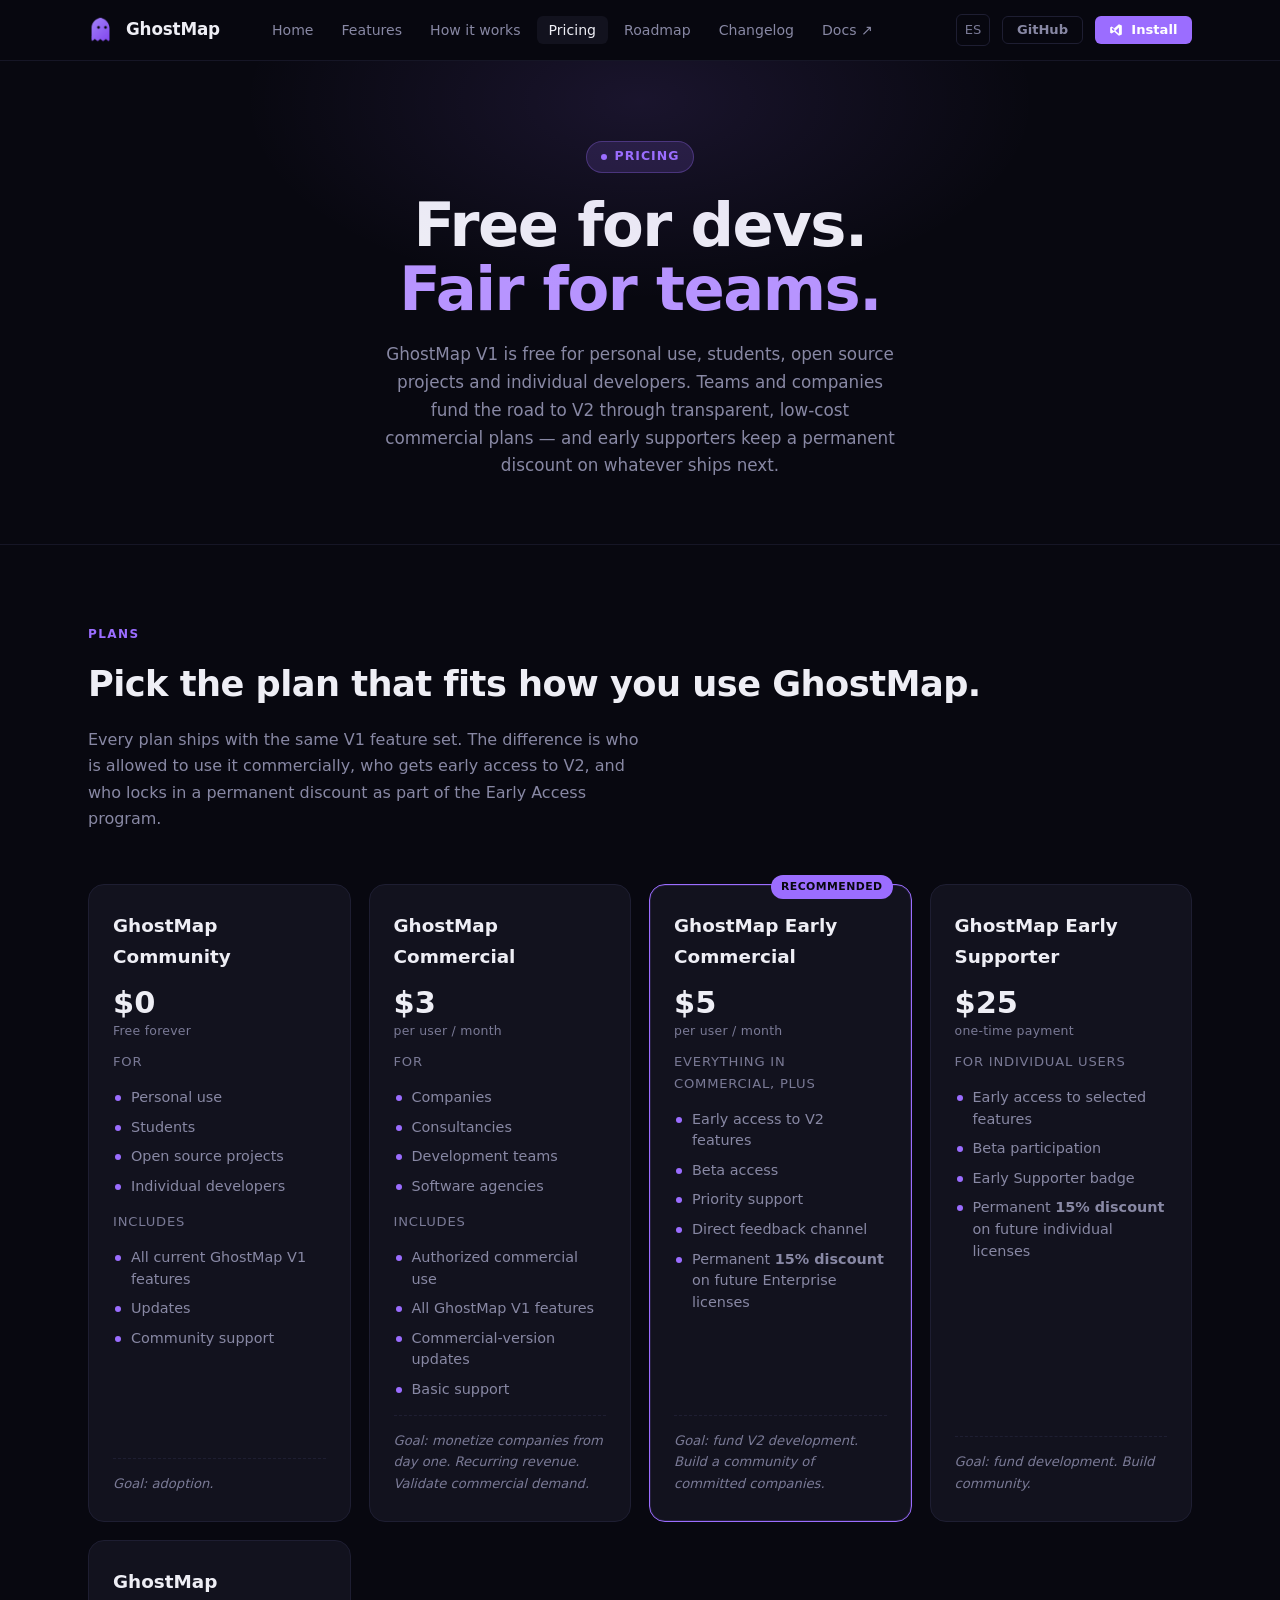
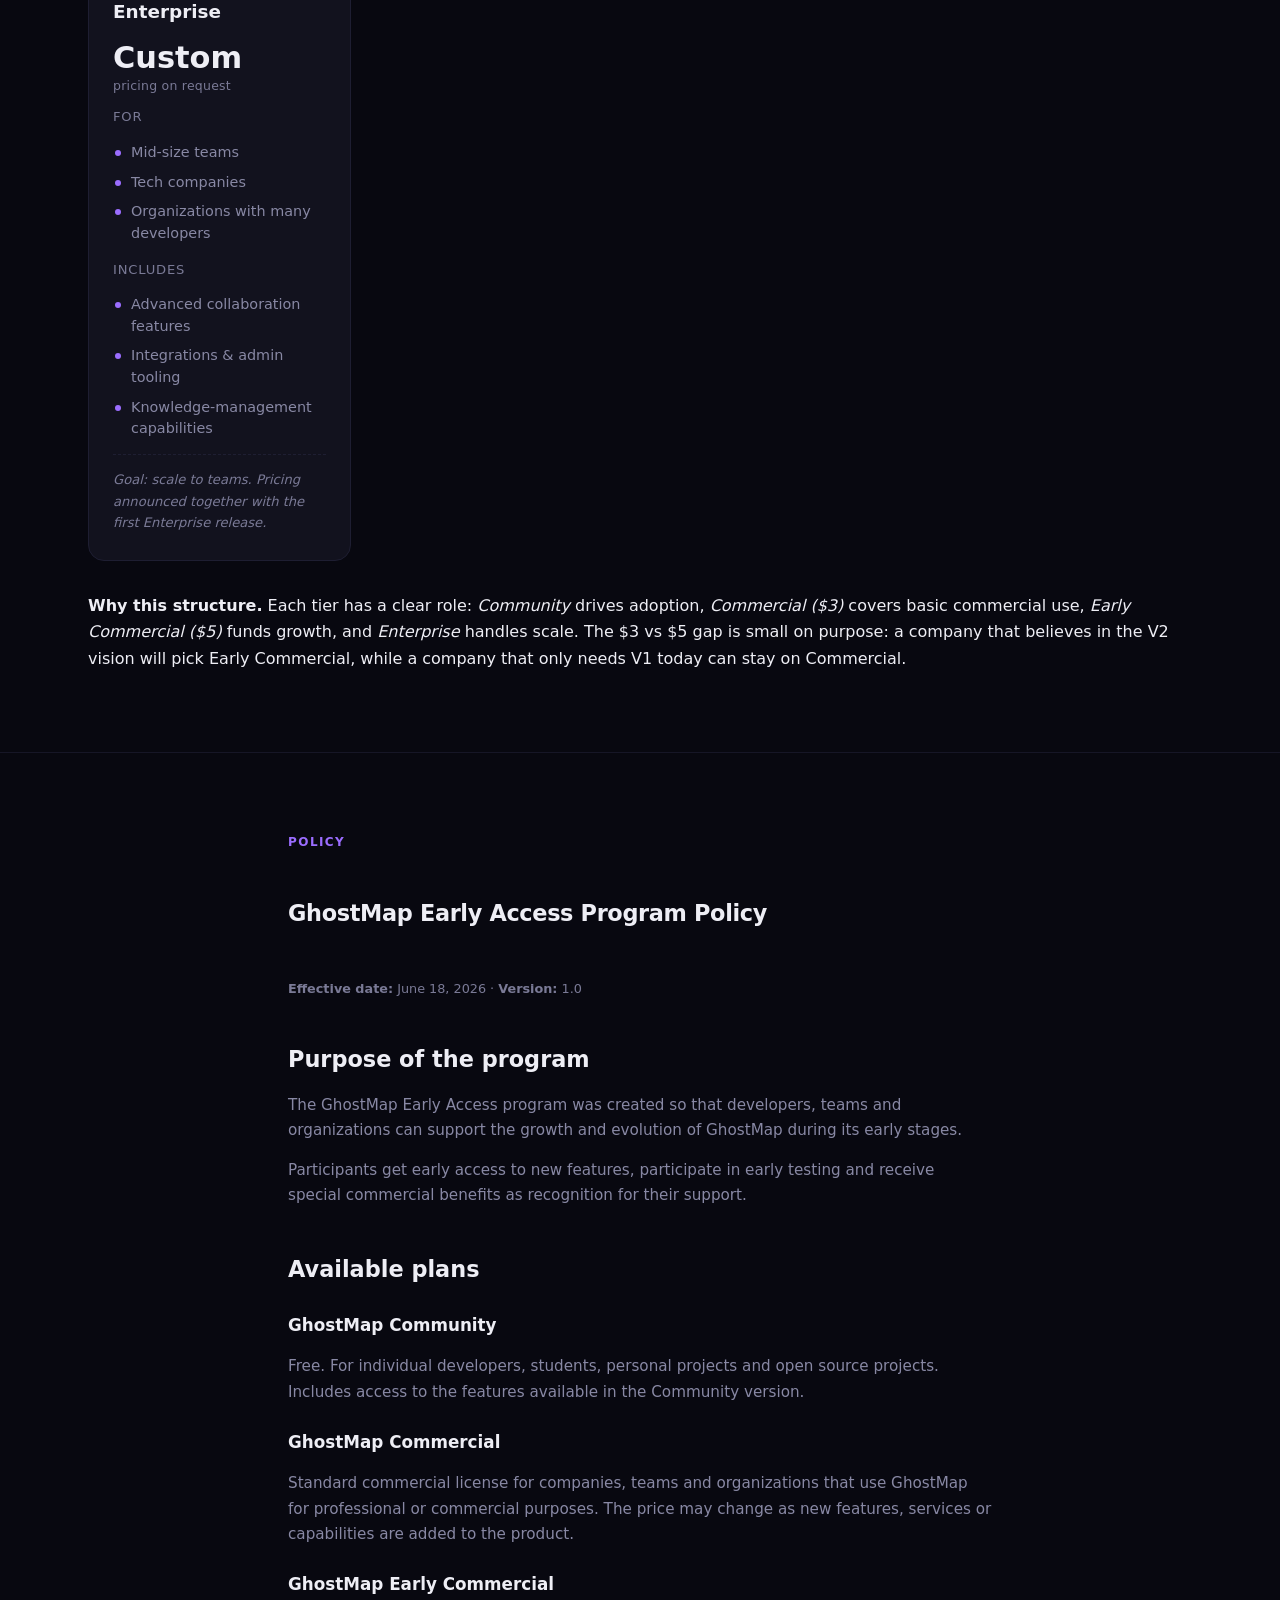
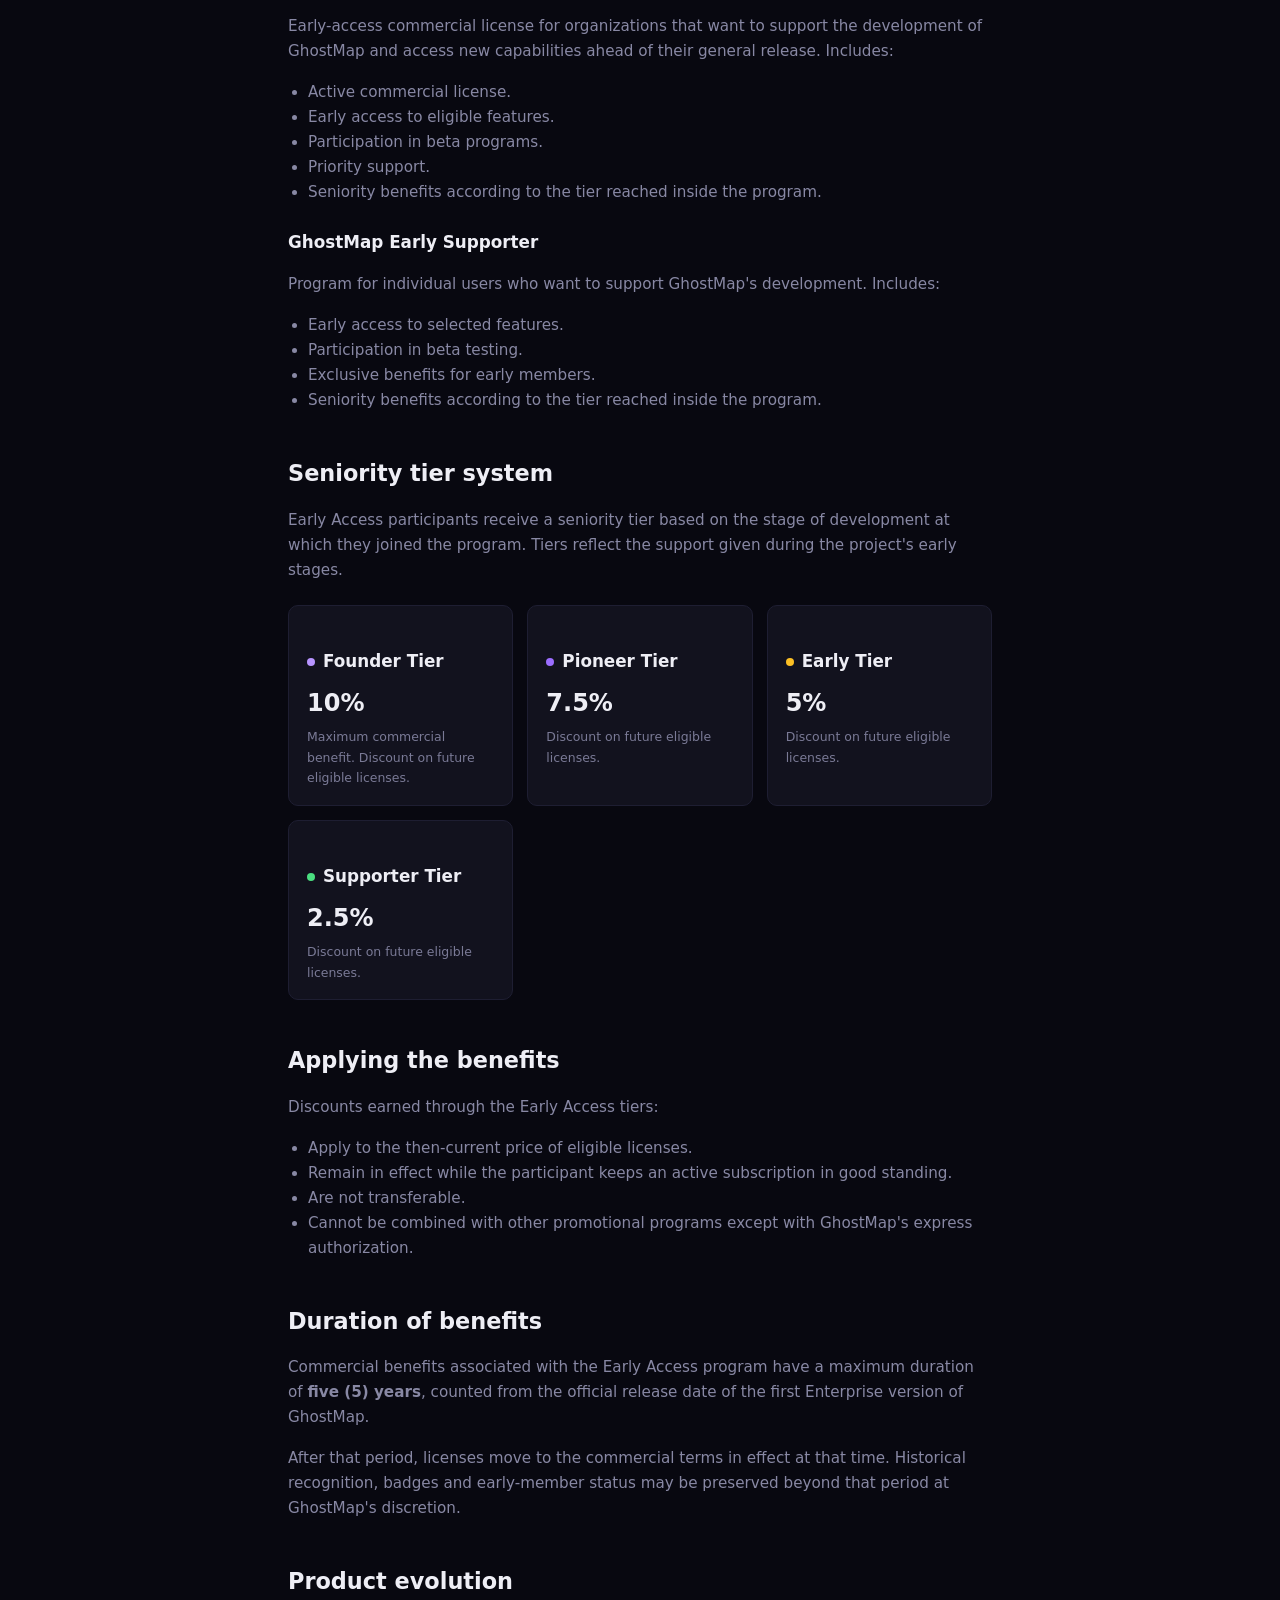
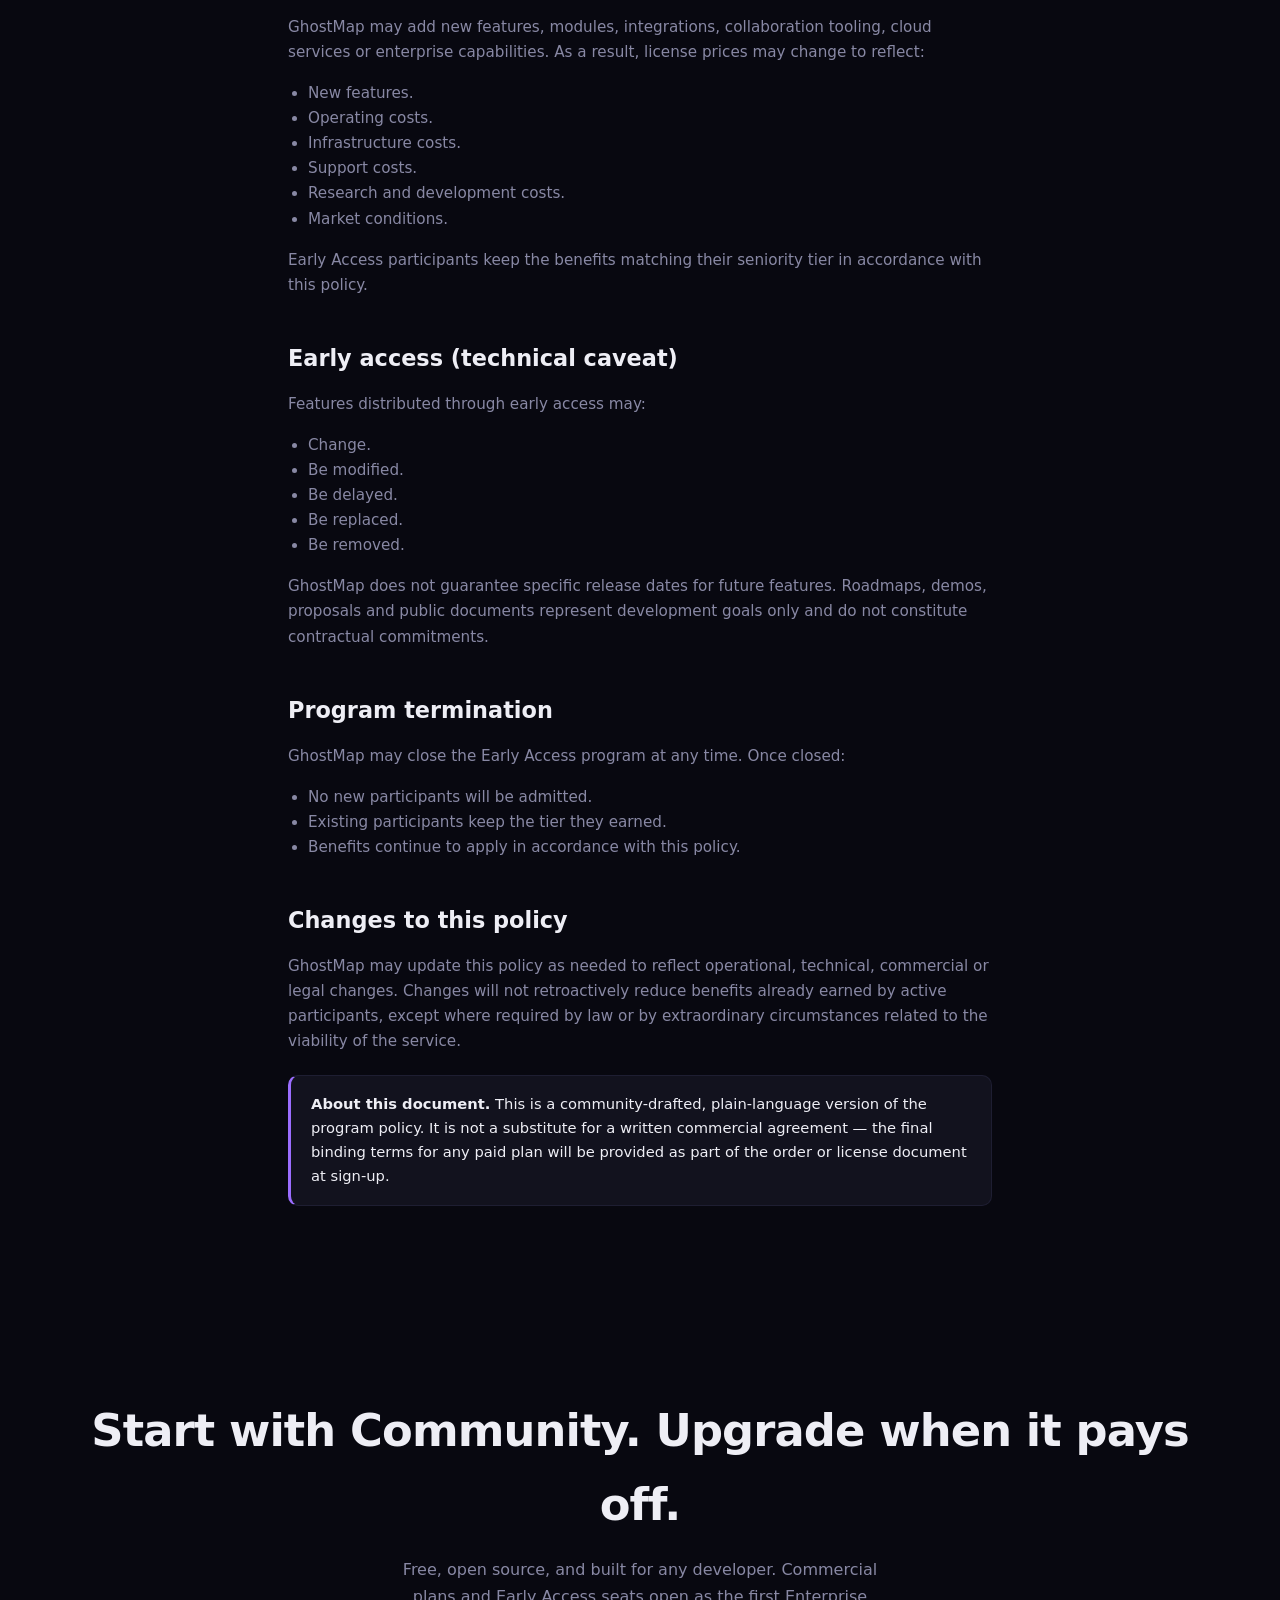
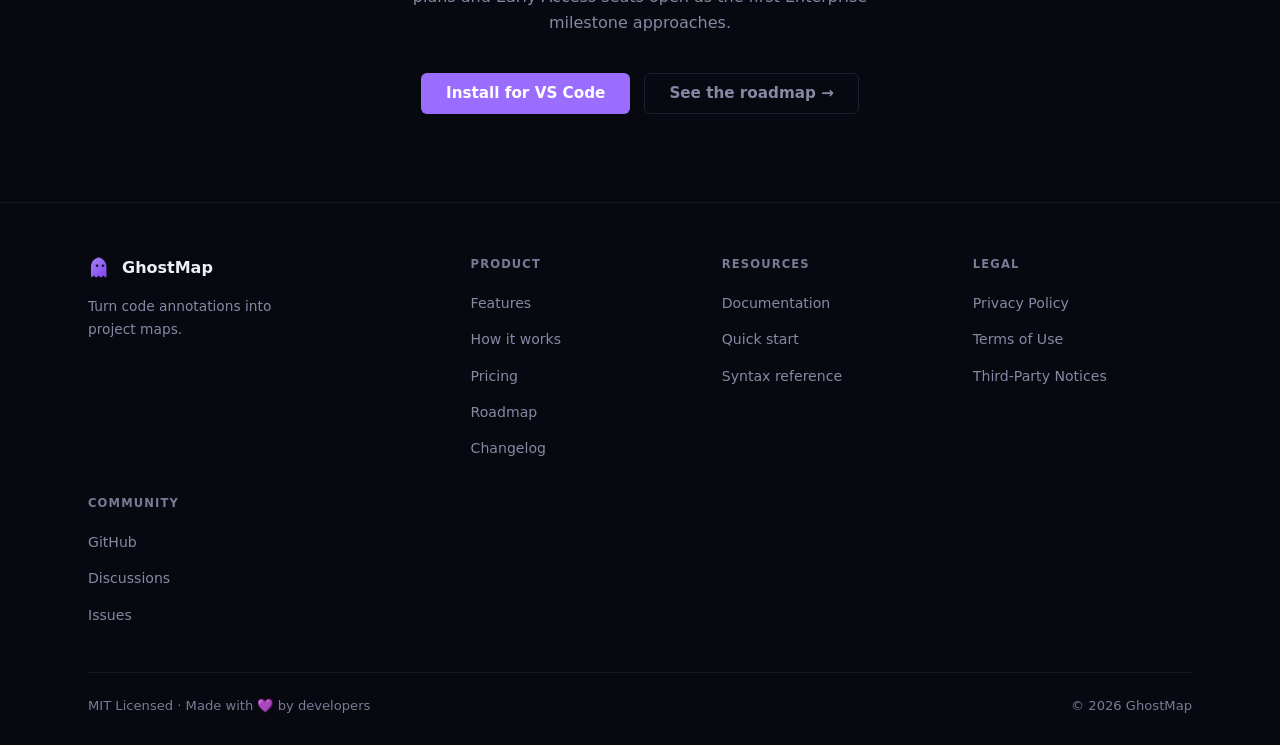
<file: pages/pricing.html>
<!DOCTYPE html>
<html lang="en">
<head>
  <meta charset="UTF-8" />
  <meta name="viewport" content="width=device-width, initial-scale=1.0" />
  <title>Pricing &amp; Plans - GhostMap</title>
  <meta name="description" content="GhostMap plans, the Early Access program, and the seniority-tier discount system. Community is free. Commercial, Early Commercial and Early Supporter fund the road to V2 and Enterprise." />
  <link rel="icon" type="image/png" href="../img/ghost-logo.png" />
  <link rel="preconnect" href="https://fonts.googleapis.com">
  <link rel="preconnect" href="https://fonts.gstatic.com" crossorigin>
  <link href="https://fonts.googleapis.com/css2?family=Space+Grotesk:wght@400;500;600;700;800&family=Inter:wght@400;500;600;700&family=JetBrains+Mono:wght@400;500;700&display=swap" rel="stylesheet">
  <link rel="canonical" href="https://marxwellb.github.io/Ghostmap-site/pages/pricing.html" />
  <meta name="theme-color" content="#080810" />
  <meta name="author" content="GhostMap contributors" />
  <meta name="referrer" content="strict-origin-when-cross-origin" />
  <meta http-equiv="Content-Security-Policy" content="default-src 'self'; style-src 'self' 'unsafe-inline' https://fonts.googleapis.com; font-src 'self' https://fonts.gstatic.com; img-src 'self' data:; connect-src 'self'; frame-ancestors 'none'; base-uri 'self'; form-action 'self'" />

  <meta property="og:type" content="website" />
  <meta property="og:site_name" content="GhostMap" />
  <meta property="og:title" content="Pricing &amp; Plans - GhostMap" />
  <meta property="og:description" content="Community is free. Commercial $3/user/month. Early Commercial $5/user/month. Early Supporter $25 one-time. Enterprise on request." />
  <meta property="og:url" content="https://marxwellb.github.io/Ghostmap-site/pages/pricing.html" />
  <meta property="og:image" content="../img/ghost-logo.png" />
  <meta name="twitter:card" content="summary_large_image" />
  <meta name="twitter:title" content="Pricing &amp; Plans - GhostMap" />
  <meta name="twitter:description" content="Community is free. Commercial $3/user/month. Early Commercial $5/user/month. Early Supporter $25 one-time. Enterprise on request." />
  <meta name="twitter:image" content="../img/ghost-logo.png" />

  <link rel="stylesheet" href="../css/styles.css" />
  <style>
    .price-grid { display: grid; grid-template-columns: repeat(auto-fit, minmax(260px, 1fr)); gap: 18px; margin-top: 32px; }
    .price-card { background: var(--surface); border: 1px solid var(--border); border-radius: var(--r-lg); padding: 26px 24px; display: flex; flex-direction: column; gap: 14px; position: relative; }
    .price-card--accent { border-color: var(--violet); box-shadow: 0 0 0 1px var(--violet-dim) inset; }
    .price-card__tag { position: absolute; top: -10px; right: 18px; background: var(--violet); color: var(--bg); font-size: 0.68rem; font-weight: 700; padding: 3px 10px; border-radius: 999px; letter-spacing: 0.04em; text-transform: uppercase; }
    .price-card h3 { font-family: var(--font-display); margin: 0; font-size: 1.15rem; }
    .price-card__price { font-family: var(--font-display); font-size: 1.9rem; font-weight: 700; color: var(--text); line-height: 1.1; }
    .price-card__price small { display: block; font-size: 0.78rem; font-weight: 500; color: var(--text-faint); margin-top: 4px; letter-spacing: 0.02em; }
    .price-card__for { font-size: 0.82rem; color: var(--text-faint); text-transform: uppercase; letter-spacing: 0.06em; margin: 0; }
    .price-card ul { list-style: none; padding: 0; margin: 0; display: flex; flex-direction: column; gap: 8px; }
    .price-card li { font-size: 0.9rem; color: var(--text-muted); line-height: 1.5; padding-left: 18px; position: relative; }
    .price-card li::before { content: ""; position: absolute; left: 2px; top: 8px; width: 6px; height: 6px; border-radius: 50%; background: var(--violet); }
    .price-card__goal { margin-top: auto; padding-top: 14px; border-top: 1px dashed var(--border); font-size: 0.82rem; color: var(--text-faint); font-style: italic; }

    .tier-grid { display: grid; grid-template-columns: repeat(auto-fit, minmax(200px, 1fr)); gap: 14px; margin-top: 22px; }
    .tier-card { background: var(--surface); border: 1px solid var(--border); border-radius: var(--r); padding: 18px 18px 16px; }
    .tier-card__name { font-family: var(--font-display); font-size: 0.95rem; margin: 0 0 4px; display: flex; align-items: center; gap: 8px; }
    .tier-card__dot { width: 8px; height: 8px; border-radius: 50%; display: inline-block; }
    .tier-card--founder .tier-card__dot { background: var(--violet-bright); }
    .tier-card--pioneer .tier-card__dot { background: var(--violet); }
    .tier-card--early .tier-card__dot { background: var(--amber); }
    .tier-card--supporter .tier-card__dot { background: var(--green); }
    .tier-card__pct { font-family: var(--font-display); font-size: 1.5rem; font-weight: 700; color: var(--text); margin: 6px 0 4px; }
    .tier-card__label { font-size: 0.78rem; color: var(--text-faint); }

    .policy { max-width: 760px; }
    .policy h2 { font-family: var(--font-display); font-size: 1.4rem; margin-top: 42px; margin-bottom: 14px; }
    .policy h3 { font-size: 1.05rem; margin-top: 24px; margin-bottom: 8px; color: var(--text); }
    .policy p, .policy li { font-size: 0.95rem; color: var(--text-muted); line-height: 1.65; }
    .policy ul { padding-left: 20px; }
    .policy .effective { font-size: 0.8rem; color: var(--text-faint); margin-top: -6px; }
    .policy .callout { background: var(--surface); border: 1px solid var(--border); border-left: 3px solid var(--violet); padding: 16px 20px; border-radius: var(--r); margin: 20px 0; font-size: 0.92rem; color: var(--text); }
  </style>
</head>
<body>

<a class="skip-link" href="#main">Skip to content</a>


<header class="nav">
  <div class="container nav__inner">
    <a href="../index.html" class="nav__brand">
      <img src="../img/ghost-logo.png" alt="GhostMap" />
      GhostMap
    </a>
    <nav>
      <ul class="nav__links" id="primary-nav">
        <li><a href="../index.html">Home</a></li>
        <li><a href="features.html">Features</a></li>
        <li><a href="how-it-works.html">How it works</a></li>
        <li><a href="pricing.html" aria-current="page">Pricing</a></li>
        <li><a href="roadmap.html">Roadmap</a></li>
        <li><a href="changelog.html">Changelog</a></li>
        <li><a href="https://docs.ghostmap.dev" target="_blank" rel="noopener">Docs ↗</a></li>
      </ul>
    </nav>
    <div class="nav__right">
      <a href="es/pricing.html" class="nav__lang">ES</a>
      <a href="https://github.com/ghostmap" target="_blank" rel="noopener" class="btn btn--outline btn--sm">GitHub</a>
      <a href="vscode:extension/ghostmap.ghostmap" class="btn btn--primary btn--sm">
        <svg width="14" height="14" viewBox="0 0 24 24" fill="currentColor"><path d="M17 2 9 9 4.5 6 2 7.5v9L4.5 18 9 15l8 7 5-2.4V4.4ZM9 14.2 5 11.5v-3L9 9.8Zm8 4.3-5.9-5.2L17 7.5Z"/></svg>
        Install
      </a>
      <button class="nav__mobile-toggle" aria-label="Toggle navigation menu" aria-expanded="false" aria-controls="primary-nav">
        <svg width="22" height="22" viewBox="0 0 24 24" fill="none" stroke="currentColor" stroke-width="2"><path d="M3 6h18M3 12h18M3 18h18"/></svg>
      </button>
    </div>
  </div>
</header>

<main id="main">
  <section class="hero hero--center">
    <div class="container">
      <div class="hero__eyebrow"><span class="dot"></span> Pricing</div>
      <h1>Free for devs.<br /><em>Fair for teams.</em></h1>
      <p class="hero__sub">
        GhostMap V1 is free for personal use, students, open source projects and individual developers.
        Teams and companies fund the road to V2 through transparent, low-cost commercial plans &mdash;
        and early supporters keep a permanent discount on whatever ships next.
      </p>
    </div>
  </section>

  <!-- ═══ PLANS ═══════════════════════════════════════════════ -->
  <section class="section section--bordered">
    <div class="container">
      <div class="section__head">
        <div class="section__label">Plans</div>
        <h2 class="section__title">Pick the plan that fits how you use GhostMap.</h2>
        <p class="section__desc">
          Every plan ships with the same V1 feature set. The difference is who is allowed to use it commercially,
          who gets early access to V2, and who locks in a permanent discount as part of the Early Access program.
        </p>
      </div>

      <div class="price-grid">

        <!-- Community -->
        <div class="price-card">
          <h3>GhostMap Community</h3>
          <div class="price-card__price">$0<small>Free forever</small></div>
          <p class="price-card__for">For</p>
          <ul>
            <li>Personal use</li>
            <li>Students</li>
            <li>Open source projects</li>
            <li>Individual developers</li>
          </ul>
          <p class="price-card__for">Includes</p>
          <ul>
            <li>All current GhostMap V1 features</li>
            <li>Updates</li>
            <li>Community support</li>
          </ul>
          <div class="price-card__goal">Goal: adoption.</div>
        </div>

        <!-- Commercial -->
        <div class="price-card">
          <h3>GhostMap Commercial</h3>
          <div class="price-card__price">$3<small>per user / month</small></div>
          <p class="price-card__for">For</p>
          <ul>
            <li>Companies</li>
            <li>Consultancies</li>
            <li>Development teams</li>
            <li>Software agencies</li>
          </ul>
          <p class="price-card__for">Includes</p>
          <ul>
            <li>Authorized commercial use</li>
            <li>All GhostMap V1 features</li>
            <li>Commercial-version updates</li>
            <li>Basic support</li>
          </ul>
          <div class="price-card__goal">Goal: monetize companies from day one. Recurring revenue. Validate commercial demand.</div>
        </div>

        <!-- Early Commercial -->
        <div class="price-card price-card--accent">
          <span class="price-card__tag">Recommended</span>
          <h3>GhostMap Early Commercial</h3>
          <div class="price-card__price">$5<small>per user / month</small></div>
          <p class="price-card__for">Everything in Commercial, plus</p>
          <ul>
            <li>Early access to V2 features</li>
            <li>Beta access</li>
            <li>Priority support</li>
            <li>Direct feedback channel</li>
            <li>Permanent <strong>15% discount</strong> on future Enterprise licenses</li>
          </ul>
          <div class="price-card__goal">Goal: fund V2 development. Build a community of committed companies.</div>
        </div>

        <!-- Early Supporter -->
        <div class="price-card">
          <h3>GhostMap Early Supporter</h3>
          <div class="price-card__price">$25<small>one-time payment</small></div>
          <p class="price-card__for">For individual users</p>
          <ul>
            <li>Early access to selected features</li>
            <li>Beta participation</li>
            <li>Early Supporter badge</li>
            <li>Permanent <strong>15% discount</strong> on future individual licenses</li>
          </ul>
          <div class="price-card__goal">Goal: fund development. Build community.</div>
        </div>

        <!-- Enterprise -->
        <div class="price-card">
          <h3>GhostMap Enterprise</h3>
          <div class="price-card__price">Custom<small>pricing on request</small></div>
          <p class="price-card__for">For</p>
          <ul>
            <li>Mid-size teams</li>
            <li>Tech companies</li>
            <li>Organizations with many developers</li>
          </ul>
          <p class="price-card__for">Includes</p>
          <ul>
            <li>Advanced collaboration features</li>
            <li>Integrations &amp; admin tooling</li>
            <li>Knowledge-management capabilities</li>
          </ul>
          <div class="price-card__goal">Goal: scale to teams. Pricing announced together with the first Enterprise release.</div>
        </div>

      </div>

      <div class="callout" style="margin-top:32px;border-left-color:var(--violet)">
        <strong>Why this structure.</strong> Each tier has a clear role: <em>Community</em> drives adoption,
        <em>Commercial ($3)</em> covers basic commercial use, <em>Early Commercial ($5)</em> funds growth,
        and <em>Enterprise</em> handles scale. The $3 vs $5 gap is small on purpose: a company that believes in the V2 vision
        will pick Early Commercial, while a company that only needs V1 today can stay on Commercial.
      </div>
    </div>
  </section>

  <!-- ═══ EARLY ACCESS POLICY ═══════════════════════════════════ -->
  <section class="section section--bordered">
    <div class="container policy">
      <div class="section__head" style="text-align:left">
        <div class="section__label">Policy</div>
        <h2 class="section__title">GhostMap Early Access Program Policy</h2>
      </div>

      <p class="effective"><strong>Effective date:</strong> June 18, 2026 · <strong>Version:</strong> 1.0</p>

      <h2>Purpose of the program</h2>
      <p>The GhostMap Early Access program was created so that developers, teams and organizations can support the growth and evolution of GhostMap during its early stages.</p>
      <p>Participants get early access to new features, participate in early testing and receive special commercial benefits as recognition for their support.</p>

      <h2>Available plans</h2>

      <h3>GhostMap Community</h3>
      <p>Free. For individual developers, students, personal projects and open source projects. Includes access to the features available in the Community version.</p>

      <h3>GhostMap Commercial</h3>
      <p>Standard commercial license for companies, teams and organizations that use GhostMap for professional or commercial purposes. The price may change as new features, services or capabilities are added to the product.</p>

      <h3>GhostMap Early Commercial</h3>
      <p>Early-access commercial license for organizations that want to support the development of GhostMap and access new capabilities ahead of their general release. Includes:</p>
      <ul>
        <li>Active commercial license.</li>
        <li>Early access to eligible features.</li>
        <li>Participation in beta programs.</li>
        <li>Priority support.</li>
        <li>Seniority benefits according to the tier reached inside the program.</li>
      </ul>

      <h3>GhostMap Early Supporter</h3>
      <p>Program for individual users who want to support GhostMap's development. Includes:</p>
      <ul>
        <li>Early access to selected features.</li>
        <li>Participation in beta testing.</li>
        <li>Exclusive benefits for early members.</li>
        <li>Seniority benefits according to the tier reached inside the program.</li>
      </ul>

      <h2>Seniority tier system</h2>
      <p>Early Access participants receive a seniority tier based on the stage of development at which they joined the program. Tiers reflect the support given during the project's early stages.</p>

      <div class="tier-grid">
        <div class="tier-card tier-card--founder">
          <h3 class="tier-card__name"><span class="tier-card__dot"></span>Founder Tier</h3>
          <div class="tier-card__pct">10%</div>
          <div class="tier-card__label">Maximum commercial benefit. Discount on future eligible licenses.</div>
        </div>
        <div class="tier-card tier-card--pioneer">
          <h3 class="tier-card__name"><span class="tier-card__dot"></span>Pioneer Tier</h3>
          <div class="tier-card__pct">7.5%</div>
          <div class="tier-card__label">Discount on future eligible licenses.</div>
        </div>
        <div class="tier-card tier-card--early">
          <h3 class="tier-card__name"><span class="tier-card__dot"></span>Early Tier</h3>
          <div class="tier-card__pct">5%</div>
          <div class="tier-card__label">Discount on future eligible licenses.</div>
        </div>
        <div class="tier-card tier-card--supporter">
          <h3 class="tier-card__name"><span class="tier-card__dot"></span>Supporter Tier</h3>
          <div class="tier-card__pct">2.5%</div>
          <div class="tier-card__label">Discount on future eligible licenses.</div>
        </div>
      </div>

      <h2>Applying the benefits</h2>
      <p>Discounts earned through the Early Access tiers:</p>
      <ul>
        <li>Apply to the then-current price of eligible licenses.</li>
        <li>Remain in effect while the participant keeps an active subscription in good standing.</li>
        <li>Are not transferable.</li>
        <li>Cannot be combined with other promotional programs except with GhostMap's express authorization.</li>
      </ul>

      <h2>Duration of benefits</h2>
      <p>Commercial benefits associated with the Early Access program have a maximum duration of <strong>five (5) years</strong>, counted from the official release date of the first Enterprise version of GhostMap.</p>
      <p>After that period, licenses move to the commercial terms in effect at that time. Historical recognition, badges and early-member status may be preserved beyond that period at GhostMap's discretion.</p>

      <h2>Product evolution</h2>
      <p>GhostMap may add new features, modules, integrations, collaboration tooling, cloud services or enterprise capabilities. As a result, license prices may change to reflect:</p>
      <ul>
        <li>New features.</li>
        <li>Operating costs.</li>
        <li>Infrastructure costs.</li>
        <li>Support costs.</li>
        <li>Research and development costs.</li>
        <li>Market conditions.</li>
      </ul>
      <p>Early Access participants keep the benefits matching their seniority tier in accordance with this policy.</p>

      <h2>Early access (technical caveat)</h2>
      <p>Features distributed through early access may:</p>
      <ul>
        <li>Change.</li>
        <li>Be modified.</li>
        <li>Be delayed.</li>
        <li>Be replaced.</li>
        <li>Be removed.</li>
      </ul>
      <p>GhostMap does not guarantee specific release dates for future features. Roadmaps, demos, proposals and public documents represent development goals only and do not constitute contractual commitments.</p>

      <h2>Program termination</h2>
      <p>GhostMap may close the Early Access program at any time. Once closed:</p>
      <ul>
        <li>No new participants will be admitted.</li>
        <li>Existing participants keep the tier they earned.</li>
        <li>Benefits continue to apply in accordance with this policy.</li>
      </ul>

      <h2>Changes to this policy</h2>
      <p>GhostMap may update this policy as needed to reflect operational, technical, commercial or legal changes. Changes will not retroactively reduce benefits already earned by active participants, except where required by law or by extraordinary circumstances related to the viability of the service.</p>

      <div class="callout">
        <strong>About this document.</strong> This is a community-drafted, plain-language version of the program policy.
        It is not a substitute for a written commercial agreement &mdash; the final binding terms for any paid plan will be provided
        as part of the order or license document at sign-up.
      </div>

    </div>
  </section>

  <!-- ═══ CTA ═══════════════════════════════════════════════ -->
  <section class="cta-block">
    <div class="container">
      <h2>Start with Community. Upgrade when it pays off.</h2>
      <p>Free, open source, and built for any developer. Commercial plans and Early Access seats open as the first Enterprise milestone approaches.</p>
      <div style="display:flex;justify-content:center;gap:14px;flex-wrap:wrap">
        <a href="vscode:extension/ghostmap.ghostmap" class="btn btn--primary btn--lg">Install for VS Code</a>
        <a href="roadmap.html" class="btn btn--outline btn--lg">See the roadmap →</a>
      </div>
    </div>
  </section>
</main>

<footer class="footer">
  <div class="container">
    <div class="footer__grid">
      <div>
        <div class="footer__brand"><img src="../img/ghost-logo.png" alt="GhostMap" /> GhostMap</div>
        <p class="footer__tagline">Turn code annotations into project maps.</p>
      </div>
      <div class="footer__col"><h4>Product</h4><ul>
        <li><a href="features.html">Features</a></li>
        <li><a href="how-it-works.html">How it works</a></li>
        <li><a href="pricing.html">Pricing</a></li>
        <li><a href="roadmap.html">Roadmap</a></li>
        <li><a href="changelog.html">Changelog</a></li>
      </ul></div>
      <div class="footer__col"><h4>Resources</h4><ul>
        <li><a href="https://docs.ghostmap.dev">Documentation</a></li>
        <li><a href="https://docs.ghostmap.dev/get-started/instalacion">Quick start</a></li>
        <li><a href="https://docs.ghostmap.dev/reference/sintaxis">Syntax reference</a></li>
      </ul></div>
      <div class="footer__col"><h4>Legal</h4><ul>
        <li><a href="privacy.html">Privacy Policy</a></li>
        <li><a href="terms.html">Terms of Use</a></li>
        <li><a href="notices.html">Third-Party Notices</a></li>
      </ul></div>
      <div class="footer__col"><h4>Community</h4><ul>
        <li><a href="https://github.com/ghostmap" target="_blank">GitHub</a></li>
        <li><a href="https://github.com/ghostmap/discussions" target="_blank">Discussions</a></li>
        <li><a href="https://github.com/ghostmap/issues" target="_blank">Issues</a></li>
      </ul></div>
    </div>
    <div class="footer__bottom">
      <span>MIT Licensed · Made with 💜 by developers</span>
      <span>© <span id="year">2026</span> GhostMap</span>
    </div>
  </div>
</footer>

<script src="../js/main.js"></script>
</body>
</html>
</file>
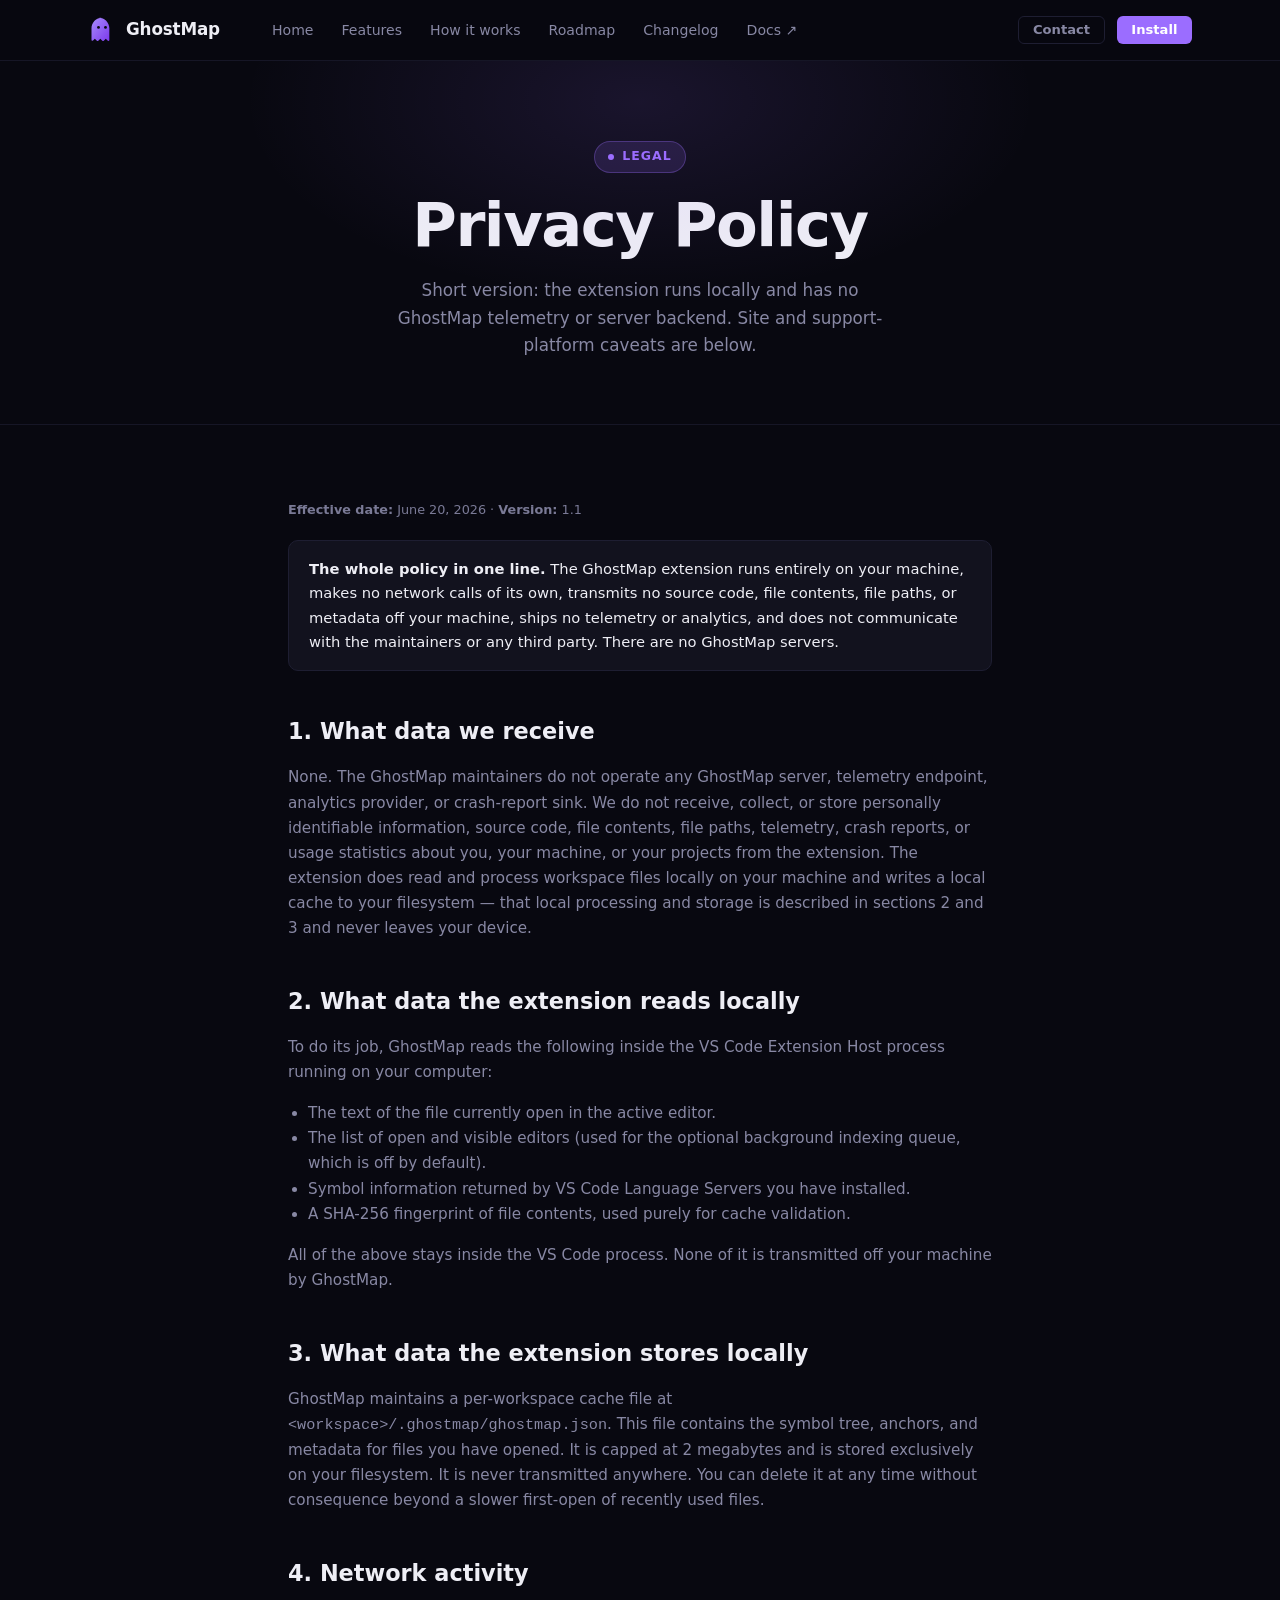
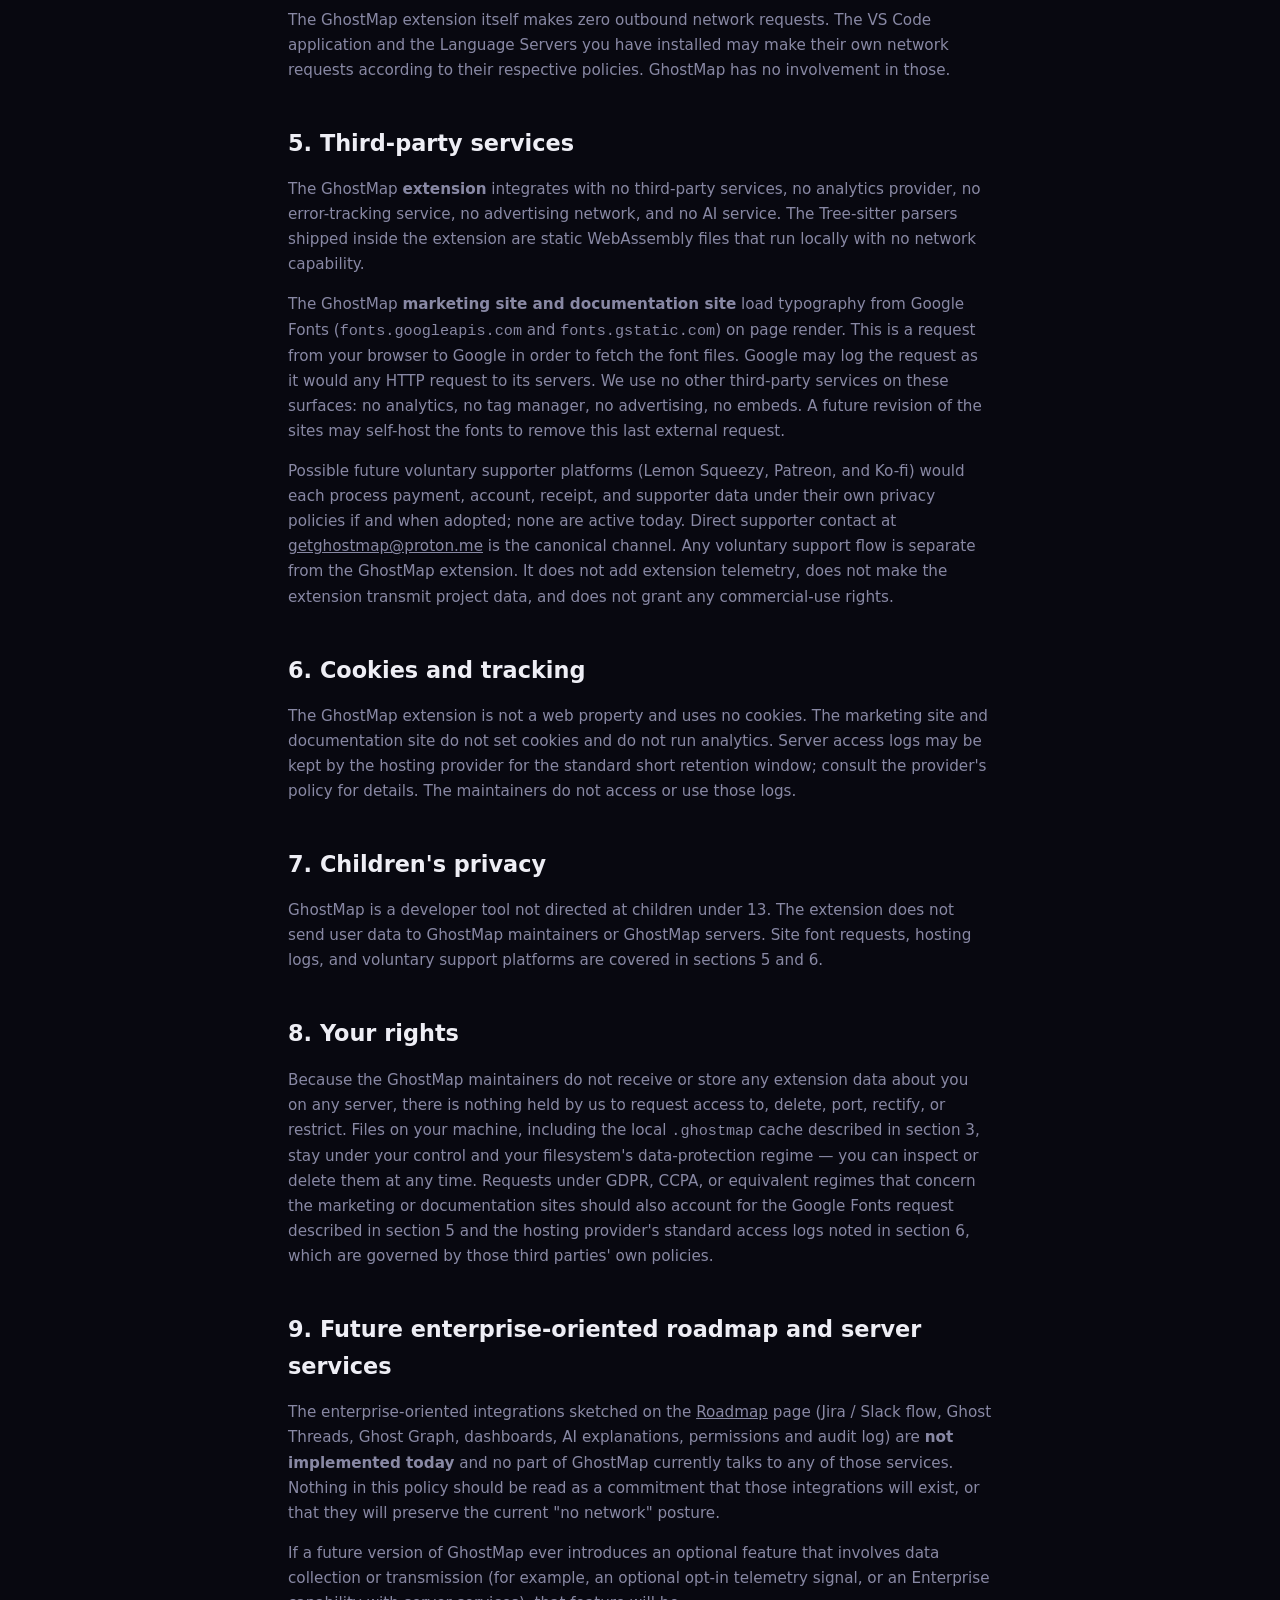
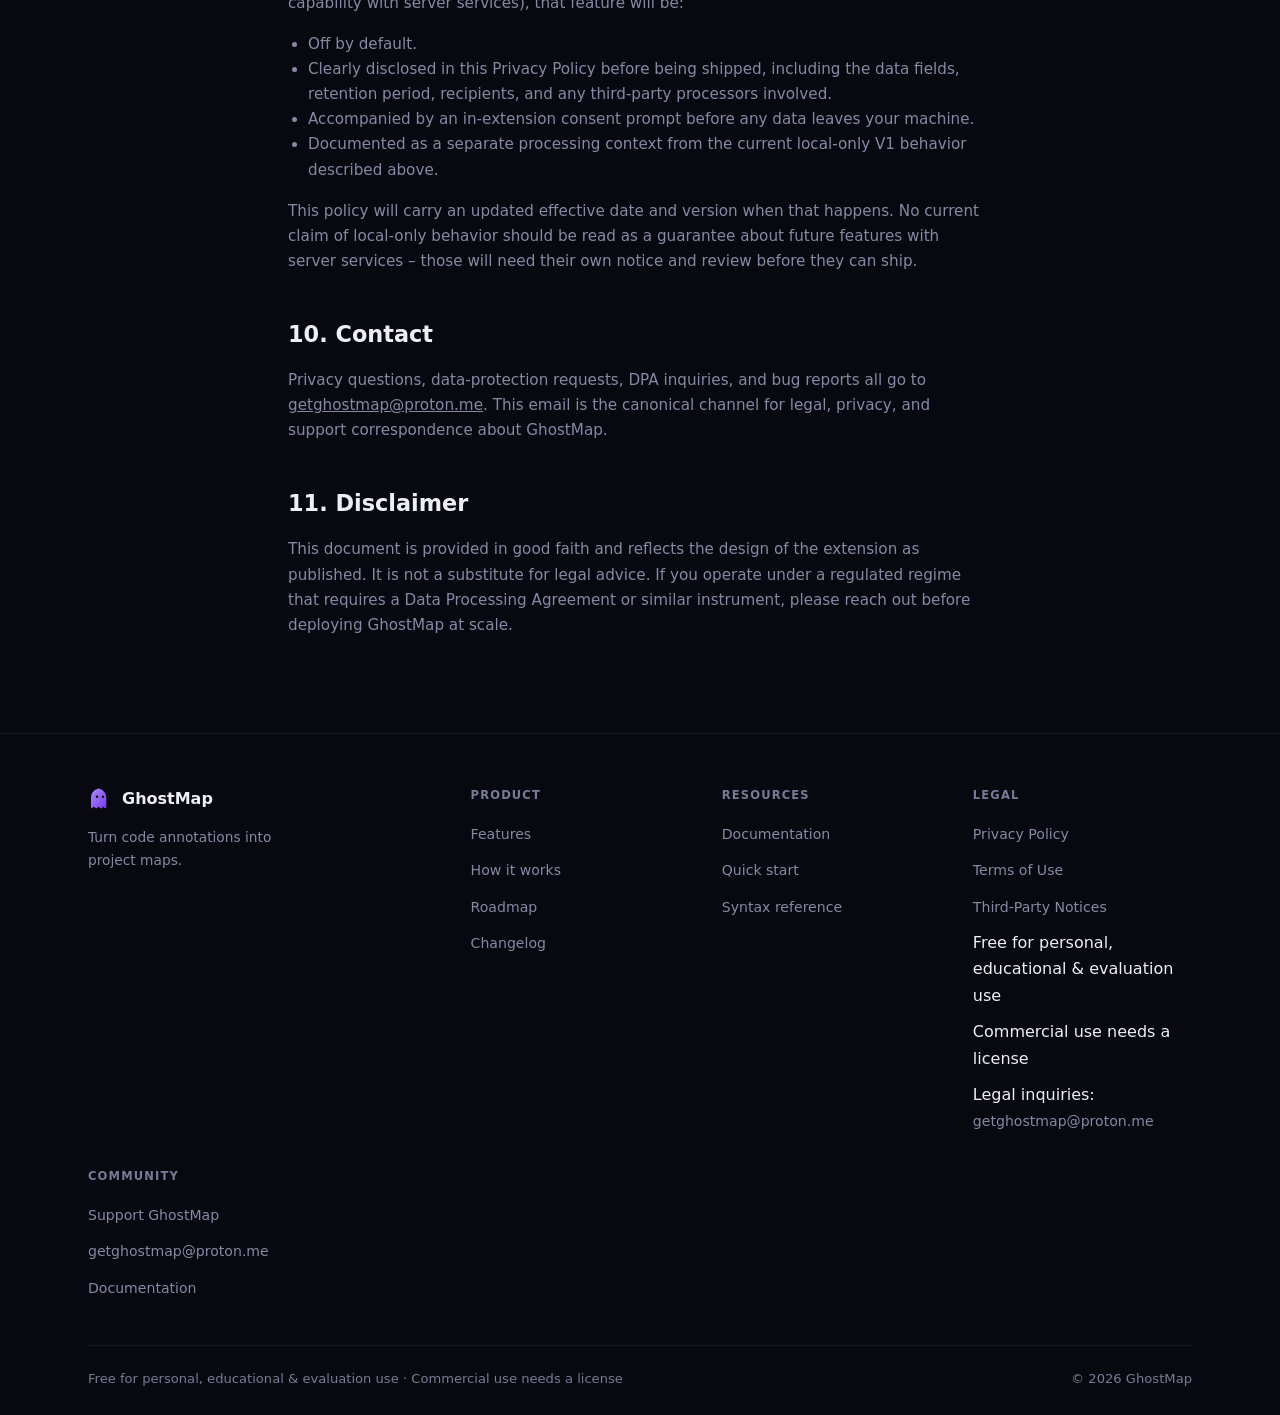
<file: pages/privacy.html>
<!DOCTYPE html>
<html lang="en">
<head>
  <meta charset="UTF-8" />
  <meta name="viewport" content="width=device-width, initial-scale=1.0" />
  <title>Privacy Policy - GhostMap</title>
  <meta name="description" content="The GhostMap extension runs locally with no telemetry or GhostMap servers. This policy explains local cache behavior, site font requests, and support-platform caveats." />
  <link rel="icon" type="image/svg+xml" href="../img/ghost-logo.svg" />
  <link rel="alternate icon" type="image/png" href="../img/ghost-logo.png" />
  <link rel="preconnect" href="https://fonts.googleapis.com">
  <link rel="preconnect" href="https://fonts.gstatic.com" crossorigin>
  <link href="https://fonts.googleapis.com/css2?family=Space+Grotesk:wght@400;500;600;700;800&family=Inter:wght@400;500;600;700&family=JetBrains+Mono:wght@400;500;700&display=swap" rel="stylesheet">
  <link rel="canonical" href="https://ghostmap-liard.vercel.app/pages/privacy.html" />
  <meta name="theme-color" content="#080810" />
  <meta name="author" content="GhostMap contributors" />
  <meta name="referrer" content="strict-origin-when-cross-origin" />
  <meta http-equiv="Content-Security-Policy" content="default-src 'self'; style-src 'self' 'unsafe-inline' https://fonts.googleapis.com; font-src 'self' https://fonts.gstatic.com; img-src 'self' data:; connect-src 'self'; frame-ancestors 'none'; base-uri 'self'; form-action 'self'" />

  <meta property="og:type" content="website" />
  <meta property="og:site_name" content="GhostMap" />
  <meta property="og:title" content="Privacy Policy - GhostMap" />
  <meta property="og:description" content="The GhostMap extension runs locally with no telemetry or GhostMap servers. Read the full policy." />
  <meta property="og:url" content="https://ghostmap-liard.vercel.app/pages/privacy.html" />
  <meta property="og:image" content="../img/ghost-logo.png" />
  <meta name="twitter:card" content="summary" />
  <meta name="twitter:title" content="Privacy Policy - GhostMap" />
  <meta name="twitter:description" content="The GhostMap extension runs locally with no telemetry or GhostMap servers. Read the full policy." />
  <meta name="twitter:image" content="../img/ghost-logo.png" />

  <link rel="stylesheet" href="../css/styles.css" />
  <style>
    .legal { max-width: 760px; }
    .legal h2 { font-family: var(--font-display); font-size: 1.4rem; margin-top: 42px; margin-bottom: 14px; }
    .legal h3 { font-size: 1.05rem; margin-top: 28px; margin-bottom: 10px; color: var(--text); }
    .legal p, .legal li { font-size: 0.95rem; color: var(--text-muted); line-height: 1.65; }
    .legal ul { padding-left: 20px; }
    .legal .effective { font-size: 0.8rem; color: var(--text-faint); margin-top: -6px; }
    .legal .callout { background: var(--surface); border: 1px solid var(--border); padding: 16px 20px; border-radius: var(--r); margin: 20px 0; font-size: 0.92rem; color: var(--text); }
  </style>
</head>
<body>

<a class="skip-link" href="#main">Skip to content</a>


<header class="nav">
  <div class="container nav__inner">
    <a href="../index.html" class="nav__brand">
      <img src="../img/ghost-logo.svg" alt="GhostMap" />
      GhostMap
    </a>
    <nav>
      <ul class="nav__links" id="primary-nav">
        <li><a href="../index.html">Home</a></li>
        <li><a href="features.html">Features</a></li>
        <li><a href="how-it-works.html">How it works</a></li>
        <li><a href="roadmap.html">Roadmap</a></li>
        <li><a href="changelog.html">Changelog</a></li>
        <li><a href="https://ghostmap-docs.vercel.app/" target="_blank" rel="noopener">Docs &#8599;</a></li>
      </ul>
    </nav>
    <div class="nav__right">
      <a href="mailto:getghostmap@proton.me" class="btn btn--outline btn--sm">Contact</a>
      <a href="https://ghostmap-docs.vercel.app/get-started/instalacion" class="btn btn--primary btn--sm">Install</a>
    </div>
  </div>
</header>

<main id="main">
  <section class="hero hero--center">
    <div class="container">
      <div class="hero__eyebrow"><span class="dot"></span> Legal</div>
      <h1>Privacy Policy</h1>
      <p class="hero__sub">Short version: the extension runs locally and has no GhostMap telemetry or server backend. Site and support-platform caveats are below.</p>
    </div>
  </section>

  <section class="section section--bordered">
    <div class="container legal">
      <p class="effective"><strong>Effective date:</strong> June 20, 2026 &middot; <strong>Version:</strong> 1.1</p>

      <div class="callout">
        <strong>The whole policy in one line.</strong> The GhostMap extension runs entirely on your machine, makes no network calls of its own, transmits no source code, file contents, file paths, or metadata off your machine, ships no telemetry or analytics, and does not communicate with the maintainers or any third party. There are no GhostMap servers.
      </div>

      <h2>1. What data we receive</h2>
      <p>None. The GhostMap maintainers do not operate any GhostMap server, telemetry endpoint, analytics provider, or crash-report sink. We do not receive, collect, or store personally identifiable information, source code, file contents, file paths, telemetry, crash reports, or usage statistics about you, your machine, or your projects from the extension. The extension does read and process workspace files locally on your machine and writes a local cache to your filesystem &mdash; that local processing and storage is described in sections 2 and 3 and never leaves your device.</p>

      <h2>2. What data the extension reads locally</h2>
      <p>To do its job, GhostMap reads the following inside the VS Code Extension Host process running on your computer:</p>
      <ul>
        <li>The text of the file currently open in the active editor.</li>
        <li>The list of open and visible editors (used for the optional background indexing queue, which is off by default).</li>
        <li>Symbol information returned by VS Code Language Servers you have installed.</li>
        <li>A SHA-256 fingerprint of file contents, used purely for cache validation.</li>
      </ul>
      <p>All of the above stays inside the VS Code process. None of it is transmitted off your machine by GhostMap.</p>

      <h2>3. What data the extension stores locally</h2>
      <p>GhostMap maintains a per-workspace cache file at <code>&lt;workspace&gt;/.ghostmap/ghostmap.json</code>. This file contains the symbol tree, anchors, and metadata for files you have opened. It is capped at 2 megabytes and is stored exclusively on your filesystem. It is never transmitted anywhere. You can delete it at any time without consequence beyond a slower first-open of recently used files.</p>

      <h2>4. Network activity</h2>
      <p>The GhostMap extension itself makes zero outbound network requests. The VS Code application and the Language Servers you have installed may make their own network requests according to their respective policies. GhostMap has no involvement in those.</p>

      <h2>5. Third-party services</h2>
      <p>The GhostMap <strong>extension</strong> integrates with no third-party services, no analytics provider, no error-tracking service, no advertising network, and no AI service. The Tree-sitter parsers shipped inside the extension are static WebAssembly files that run locally with no network capability.</p>
      <p>The GhostMap <strong>marketing site and documentation site</strong> load typography from Google Fonts (<code>fonts.googleapis.com</code> and <code>fonts.gstatic.com</code>) on page render. This is a request from your browser to Google in order to fetch the font files. Google may log the request as it would any HTTP request to its servers. We use no other third-party services on these surfaces: no analytics, no tag manager, no advertising, no embeds. A future revision of the sites may self-host the fonts to remove this last external request.</p>
      <p>Possible future voluntary supporter platforms (Lemon Squeezy, Patreon, and Ko-fi) would each process payment, account, receipt, and supporter data under their own privacy policies if and when adopted; none are active today. Direct supporter contact at <a href="mailto:getghostmap@proton.me">getghostmap@proton.me</a> is the canonical channel. Any voluntary support flow is separate from the GhostMap extension. It does not add extension telemetry, does not make the extension transmit project data, and does not grant any commercial-use rights.</p>

      <h2>6. Cookies and tracking</h2>
      <p>The GhostMap extension is not a web property and uses no cookies. The marketing site and documentation site do not set cookies and do not run analytics. Server access logs may be kept by the hosting provider for the standard short retention window; consult the provider's policy for details. The maintainers do not access or use those logs.</p>

      <h2>7. Children's privacy</h2>
      <p>GhostMap is a developer tool not directed at children under 13. The extension does not send user data to GhostMap maintainers or GhostMap servers. Site font requests, hosting logs, and voluntary support platforms are covered in sections 5 and 6.</p>

      <h2>8. Your rights</h2>
      <p>Because the GhostMap maintainers do not receive or store any extension data about you on any server, there is nothing held by us to request access to, delete, port, rectify, or restrict. Files on your machine, including the local <code>.ghostmap</code> cache described in section 3, stay under your control and your filesystem's data-protection regime &mdash; you can inspect or delete them at any time. Requests under GDPR, CCPA, or equivalent regimes that concern the marketing or documentation sites should also account for the Google Fonts request described in section 5 and the hosting provider's standard access logs noted in section 6, which are governed by those third parties' own policies.</p>

      <h2>9. Future enterprise-oriented roadmap and server services</h2>
      <p>The enterprise-oriented integrations sketched on the <a href="roadmap.html">Roadmap</a> page (Jira / Slack flow, Ghost Threads, Ghost Graph, dashboards, AI explanations, permissions and audit log) are <strong>not implemented today</strong> and no part of GhostMap currently talks to any of those services. Nothing in this policy should be read as a commitment that those integrations will exist, or that they will preserve the current "no network" posture.</p>
      <p>If a future version of GhostMap ever introduces an optional feature that involves data collection or transmission (for example, an optional opt-in telemetry signal, or an Enterprise capability with server services), that feature will be:</p>
      <ul>
        <li>Off by default.</li>
        <li>Clearly disclosed in this Privacy Policy before being shipped, including the data fields, retention period, recipients, and any third-party processors involved.</li>
        <li>Accompanied by an in-extension consent prompt before any data leaves your machine.</li>
        <li>Documented as a separate processing context from the current local-only V1 behavior described above.</li>
      </ul>
      <p>This policy will carry an updated effective date and version when that happens. No current claim of local-only behavior should be read as a guarantee about future features with server services &#8211; those will need their own notice and review before they can ship.</p>

      <h2>10. Contact</h2>
      <p>Privacy questions, data-protection requests, DPA inquiries, and bug reports all go to <a href="mailto:getghostmap@proton.me">getghostmap@proton.me</a>. This email is the canonical channel for legal, privacy, and support correspondence about GhostMap.</p>

      <h2>11. Disclaimer</h2>
      <p>This document is provided in good faith and reflects the design of the extension as published. It is not a substitute for legal advice. If you operate under a regulated regime that requires a Data Processing Agreement or similar instrument, please reach out before deploying GhostMap at scale.</p>
    </div>
  </section>
</main>

<footer class="footer">
  <div class="container">
    <div class="footer__grid">
      <div>
        <div class="footer__brand"><img src="../img/ghost-logo.svg" alt="GhostMap" /> GhostMap</div>
        <p class="footer__tagline">Turn code annotations into project maps.</p>
      </div>
      <div class="footer__col"><h4>Product</h4><ul>
        <li><a href="features.html">Features</a></li>
        <li><a href="how-it-works.html">How it works</a></li>
        <li><a href="roadmap.html">Roadmap</a></li>
        <li><a href="changelog.html">Changelog</a></li>
      </ul></div>
      <div class="footer__col"><h4>Resources</h4><ul>
        <li><a href="https://ghostmap-docs.vercel.app/">Documentation</a></li>
        <li><a href="https://ghostmap-docs.vercel.app/get-started/instalacion">Quick start</a></li>
        <li><a href="https://ghostmap-docs.vercel.app/reference/sintaxis">Syntax reference</a></li>
      </ul></div>
      <div class="footer__col"><h4>Legal</h4><ul>
        <li><a href="privacy.html">Privacy Policy</a></li>
        <li><a href="terms.html">Terms of Use</a></li>
        <li><a href="notices.html">Third-Party Notices</a></li>
        <li>Free for personal, educational &amp; evaluation use</li>
        <li>Commercial use needs a license</li>
        <li>Legal inquiries: <a href="mailto:getghostmap@proton.me">getghostmap@proton.me</a></li>
      </ul></div>
      <div class="footer__col"><h4>Community</h4><ul>
        <li><a href="../index.html#support">Support GhostMap</a></li>
        <li><a href="mailto:getghostmap@proton.me">getghostmap@proton.me</a></li>
        <li><a href="https://ghostmap-docs.vercel.app/">Documentation</a></li>
      </ul></div>
    </div>
    <div class="footer__bottom">
      <span>Free for personal, educational &amp; evaluation use &middot; Commercial use needs a license</span>
      <span>&copy; <span id="year">2026</span> GhostMap</span>
    </div>
  </div>
</footer>

<script src="../js/main.js"></script>
</body>
</html>
</file>
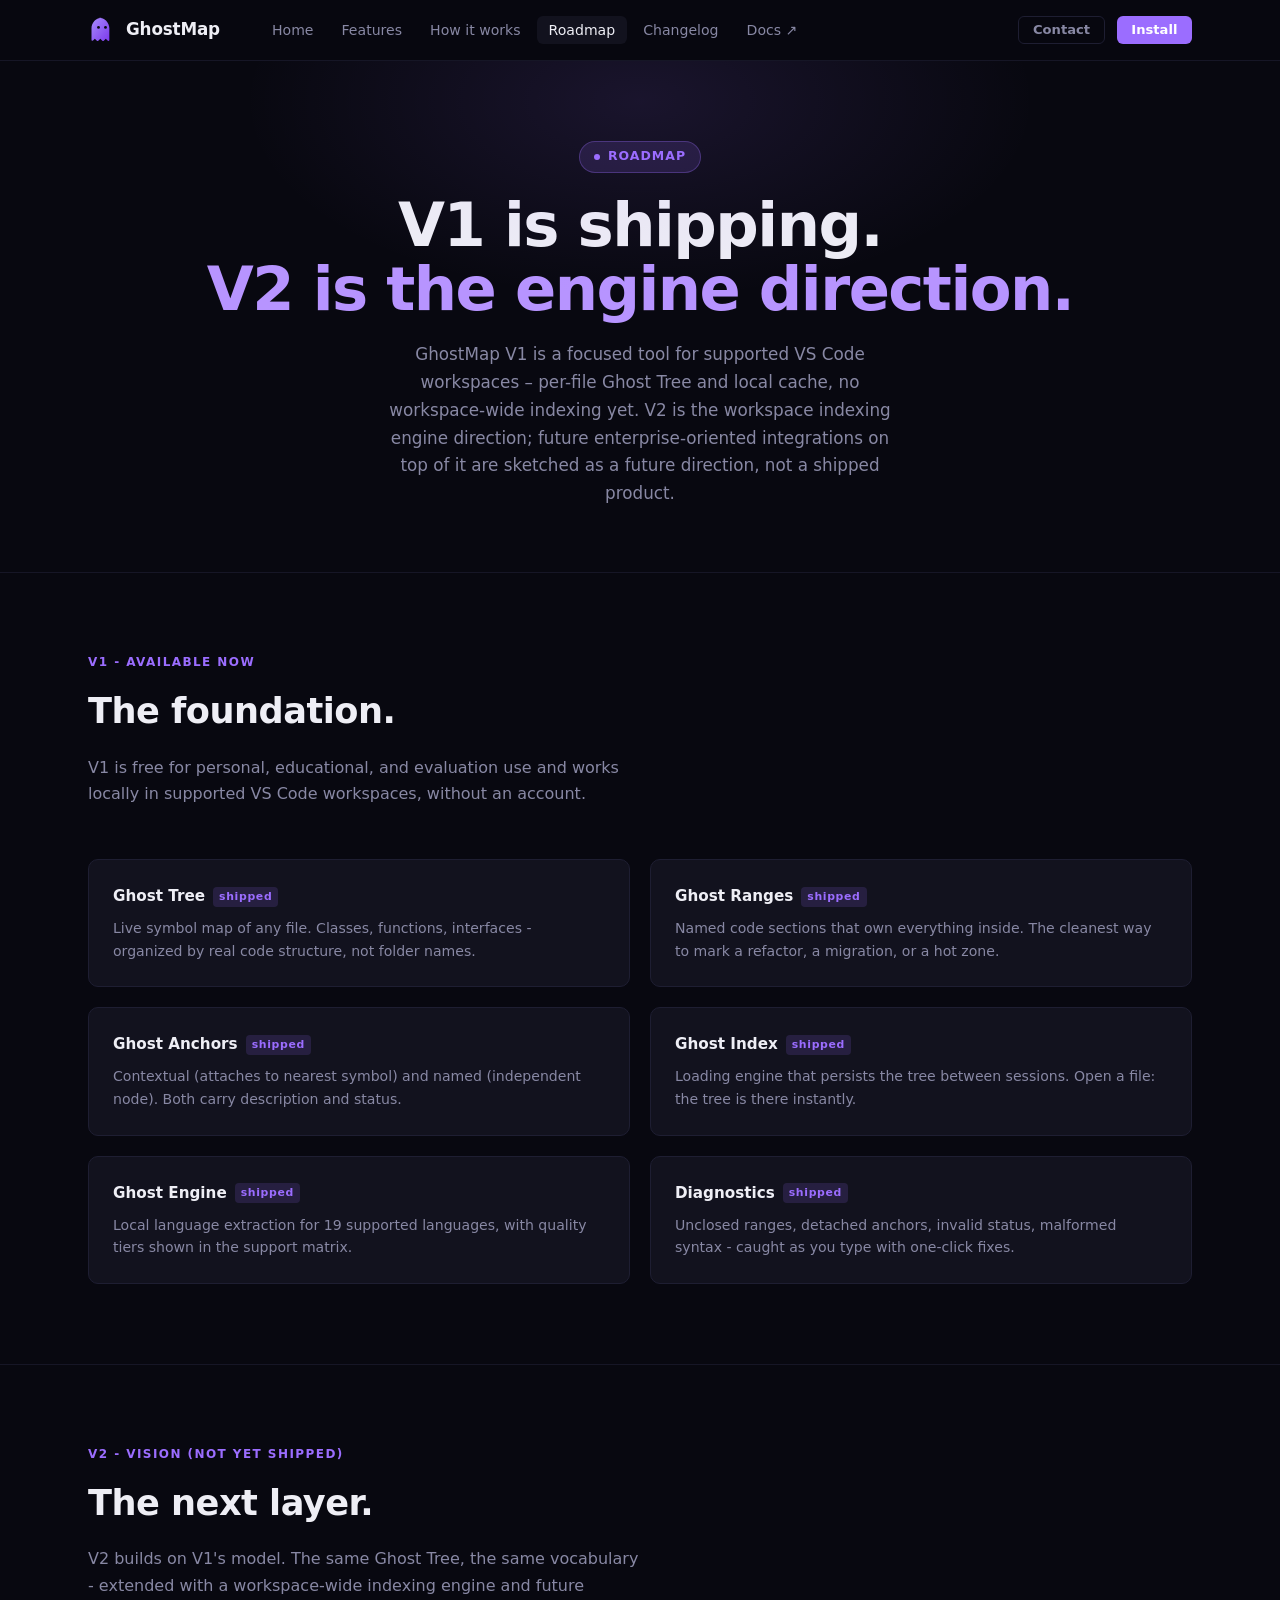
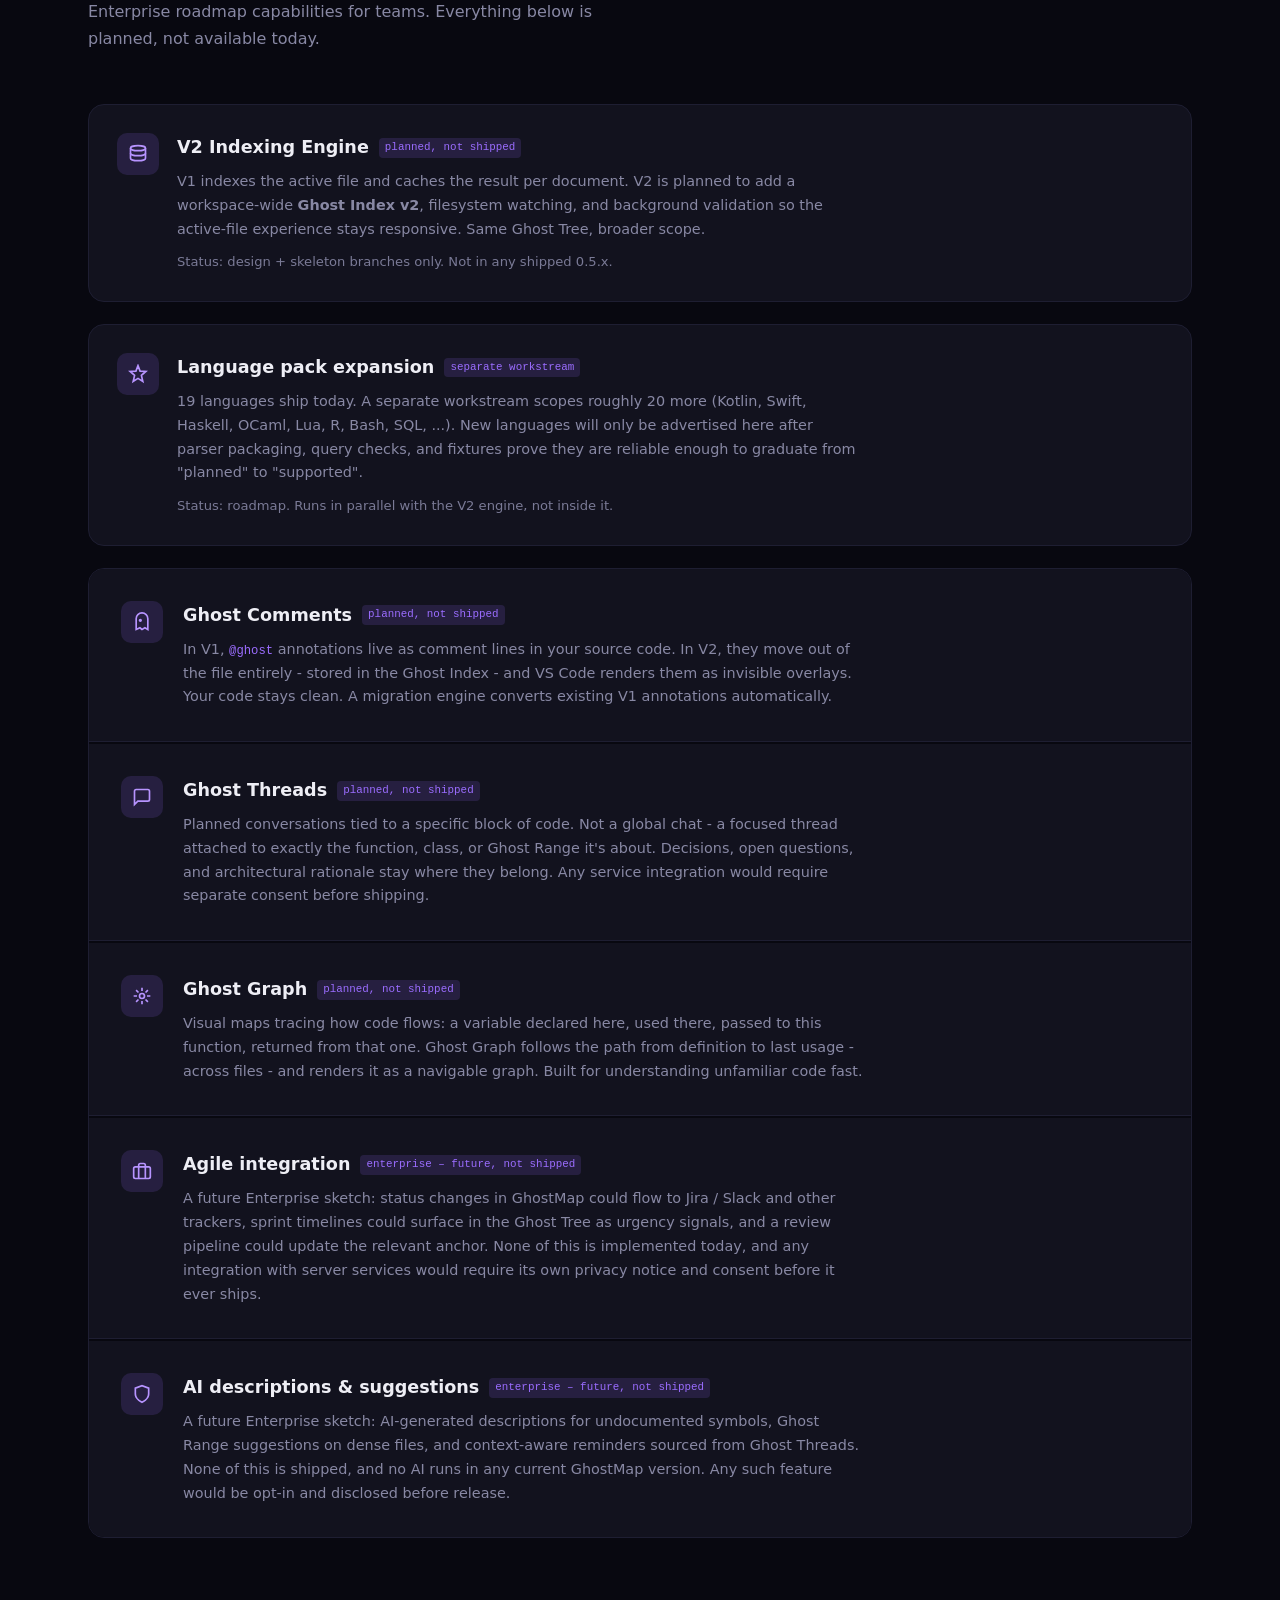
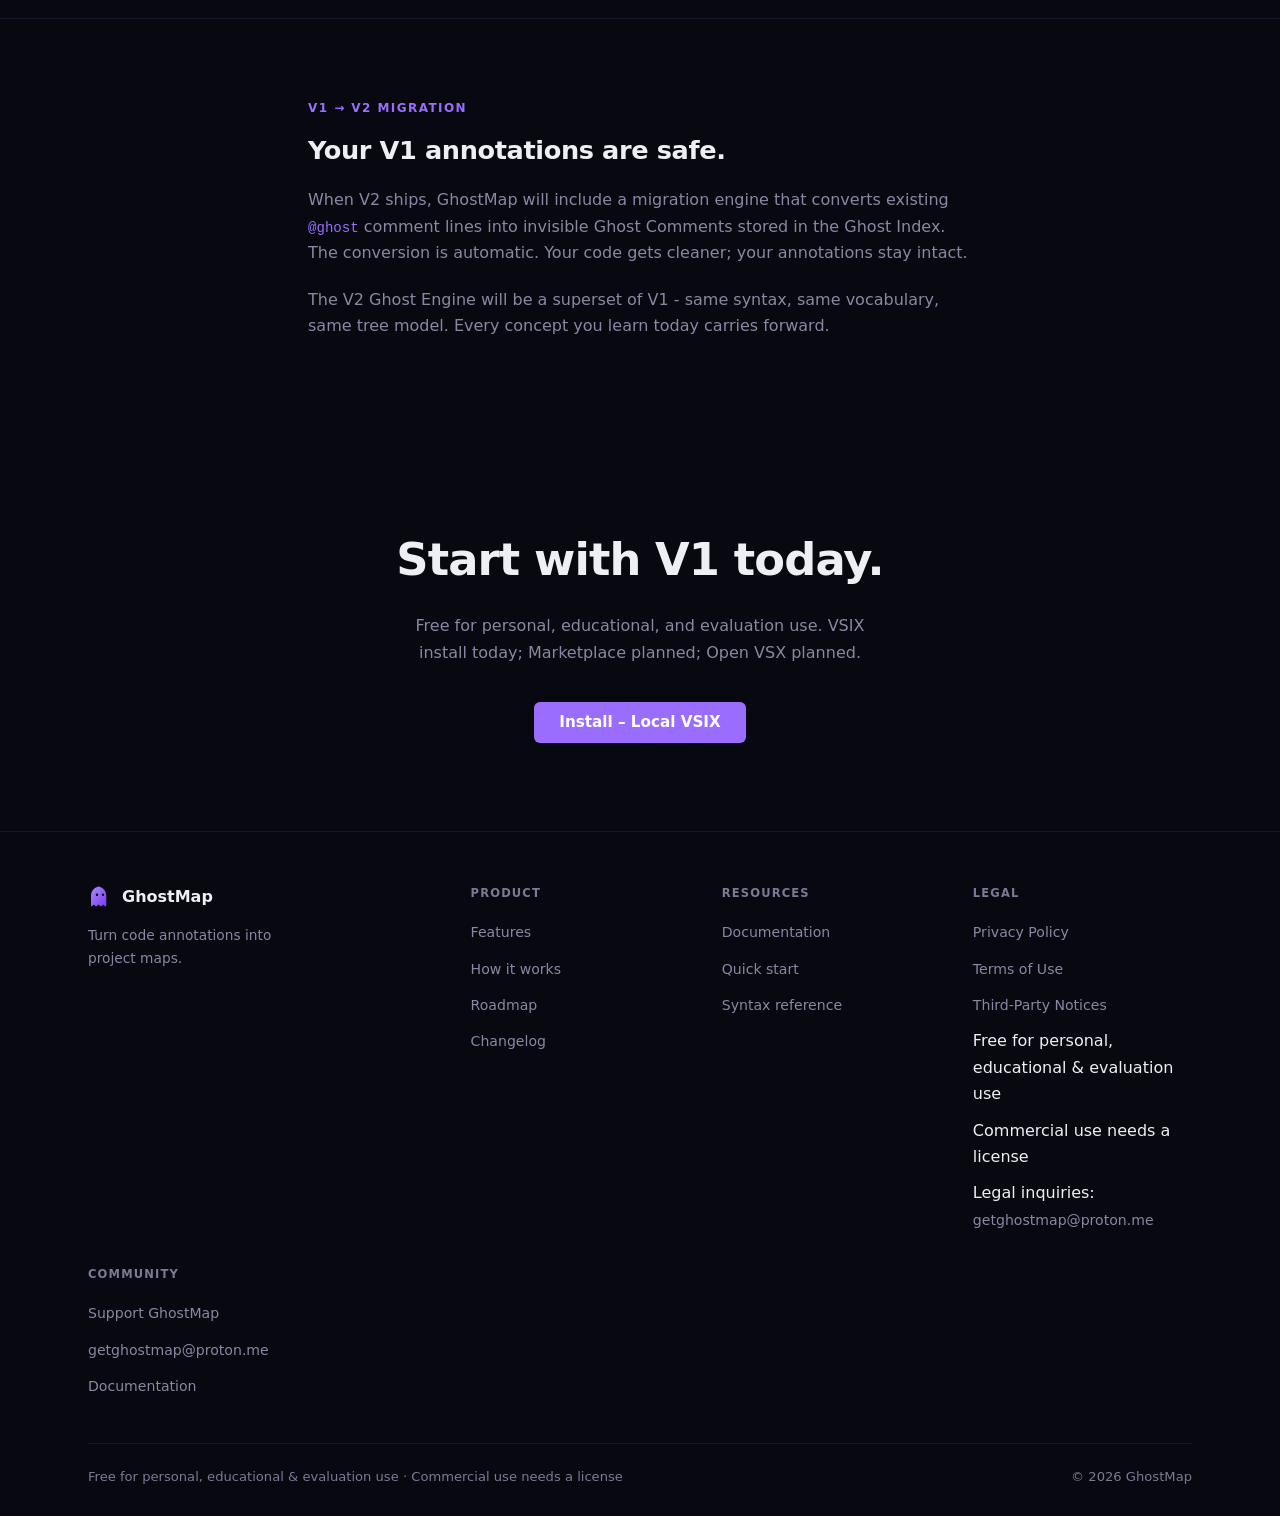
<file: pages/roadmap.html>
<!DOCTYPE html>
<html lang="en">
<head>
  <meta charset="UTF-8" />
  <meta name="viewport" content="width=device-width, initial-scale=1.0" />
  <title>Roadmap - GhostMap</title>
  <meta name="description" content="GhostMap roadmap: what's in V1, what's coming in V2 - Ghost Comments, Ghost Threads, Ghost Graph, and more." />
  <link rel="icon" type="image/svg+xml" href="../img/ghost-logo.svg" />
  <link rel="alternate icon" type="image/png" href="../img/ghost-logo.png" />
  <link rel="preconnect" href="https://fonts.googleapis.com">
  <link rel="preconnect" href="https://fonts.gstatic.com" crossorigin>
  <link href="https://fonts.googleapis.com/css2?family=Space+Grotesk:wght@400;500;600;700;800&family=Inter:wght@400;500;600;700&family=JetBrains+Mono:wght@400;500;700&display=swap" rel="stylesheet">
  <link rel="canonical" href="https://ghostmap-liard.vercel.app/pages/roadmap.html" />
  <meta name="theme-color" content="#080810" />
  <meta name="author" content="GhostMap contributors" />
  <meta name="referrer" content="strict-origin-when-cross-origin" />
  <meta http-equiv="Content-Security-Policy" content="default-src 'self'; style-src 'self' 'unsafe-inline' https://fonts.googleapis.com; font-src 'self' https://fonts.gstatic.com; img-src 'self' data:; connect-src 'self'; frame-ancestors 'none'; base-uri 'self'; form-action 'self'" />

  <meta property="og:type" content="website" />
  <meta property="og:site_name" content="GhostMap" />
  <meta property="og:title" content="Roadmap - GhostMap" />
  <meta property="og:description" content="What ships in V1 today and the V2 vision: Ghost Comments, Ghost Threads, Ghost Graph, Ghost Watcher." />
  <meta property="og:url" content="https://ghostmap-liard.vercel.app/pages/roadmap.html" />
  <meta property="og:image" content="../img/ghost-logo.png" />
  <meta name="twitter:card" content="summary" />
  <meta name="twitter:title" content="Roadmap - GhostMap" />
  <meta name="twitter:description" content="What ships in V1 today and the V2 vision: Ghost Comments, Ghost Threads, Ghost Graph, Ghost Watcher." />
  <meta name="twitter:image" content="../img/ghost-logo.png" />

  <link rel="stylesheet" href="../css/styles.css" />
</head>
<body>

<a class="skip-link" href="#main">Skip to content</a>


<header class="nav">
  <div class="container nav__inner">
    <a href="../index.html" class="nav__brand">
      <img src="../img/ghost-logo.svg" alt="GhostMap" />
      GhostMap
    </a>
    <nav>
      <ul class="nav__links" id="primary-nav">
        <li><a href="../index.html">Home</a></li>
        <li><a href="features.html">Features</a></li>
        <li><a href="how-it-works.html">How it works</a></li>
        <li><a href="roadmap.html">Roadmap</a></li>
        <li><a href="changelog.html">Changelog</a></li>
        <li><a href="https://ghostmap-docs.vercel.app/" target="_blank" rel="noopener">Docs &#8599;</a></li>
      </ul>
    </nav>
    <div class="nav__right">
      <a href="mailto:getghostmap@proton.me" class="btn btn--outline btn--sm">Contact</a>
      <a href="https://ghostmap-docs.vercel.app/get-started/instalacion" class="btn btn--primary btn--sm">Install</a>
      <button class="nav__mobile-toggle" aria-label="Toggle navigation menu" aria-expanded="false" aria-controls="primary-nav">
        <svg width="22" height="22" viewBox="0 0 24 24" fill="none" stroke="currentColor" stroke-width="2"><path d="M3 6h18M3 12h18M3 18h18"/></svg>
      </button>
    </div>
  </div>
</header>

<main id="main">

  <section class="hero hero--center">
    <div class="container">
      <div class="hero__eyebrow"><span class="dot"></span> Roadmap</div>
      <h1>V1 is shipping.<br /><em>V2 is the engine direction.</em></h1>
      <p class="hero__sub">
        GhostMap V1 is a focused tool for supported VS Code workspaces &#8211;
        per-file Ghost Tree and local cache, no workspace-wide indexing yet.
        V2 is the workspace indexing engine direction; future
        enterprise-oriented integrations on top of it are sketched as a
        future direction, not a shipped product.
      </p>
    </div>
  </section>

  <section class="section section--bordered">
    <div class="container">
      <div class="section__head">
        <div class="section__label">V1 - Available now</div>
        <h2 class="section__title">The foundation.</h2>
        <p class="section__desc">V1 is free for personal, educational, and evaluation use and works locally in supported VS Code workspaces, without an account.</p>
      </div>

      <div style="display:grid;grid-template-columns:repeat(2,1fr);gap:20px">
        <div class="feat-card">
          <h3>Ghost Tree <span class="feat-card__tag">shipped</span></h3>
          <p>Live symbol map of any file. Classes, functions, interfaces - organized by real code structure, not folder names.</p>
        </div>
        <div class="feat-card">
          <h3>Ghost Ranges <span class="feat-card__tag">shipped</span></h3>
          <p>Named code sections that own everything inside. The cleanest way to mark a refactor, a migration, or a hot zone.</p>
        </div>
        <div class="feat-card">
          <h3>Ghost Anchors <span class="feat-card__tag">shipped</span></h3>
          <p>Contextual (attaches to nearest symbol) and named (independent node). Both carry description and status.</p>
        </div>
        <div class="feat-card">
          <h3>Ghost Index <span class="feat-card__tag">shipped</span></h3>
          <p>Loading engine that persists the tree between sessions. Open a file: the tree is there instantly.</p>
        </div>
        <div class="feat-card">
          <h3>Ghost Engine <span class="feat-card__tag">shipped</span></h3>
          <p>Local language extraction for 19 supported languages, with quality tiers shown in the support matrix.</p>
        </div>
        <div class="feat-card">
          <h3>Diagnostics <span class="feat-card__tag">shipped</span></h3>
          <p>Unclosed ranges, detached anchors, invalid status, malformed syntax - caught as you type with one-click fixes.</p>
        </div>
      </div>
    </div>
  </section>

  <section class="section section--bordered">
    <div class="container">
      <div class="section__head">
        <div class="section__label">V2 - Vision (not yet shipped)</div>
        <h2 class="section__title">The next layer.</h2>
        <p class="section__desc">
          V2 builds on V1's model. The same Ghost Tree, the same vocabulary -
          extended with a workspace-wide indexing engine and future Enterprise
          roadmap capabilities for teams. Everything below is planned, not
          available today.
        </p>
      </div>

      <div style="background:var(--surface);border:1px solid var(--border);border-radius:var(--r-lg);padding:28px;margin-bottom:22px">
        <div style="display:flex;align-items:flex-start;gap:18px">
          <div style="flex-shrink:0;width:42px;height:42px;border-radius:10px;background:var(--violet-dim);display:flex;align-items:center;justify-content:center;color:var(--violet-bright)">
            <svg width="20" height="20" viewBox="0 0 24 24" fill="none" stroke="currentColor" stroke-width="2"><ellipse cx="12" cy="5" rx="9" ry="3"/><path d="M3 5v6c0 1.66 4.03 3 9 3s9-1.34 9-3V5"/><path d="M3 11v6c0 1.66 4.03 3 9 3s9-1.34 9-3v-6"/></svg>
          </div>
          <div>
            <h3 style="font-family:var(--font-display);margin:0 0 8px;font-size:1.1rem;display:flex;align-items:center;gap:10px">
              V2 Indexing Engine
              <span class="vision-tag">planned, not shipped</span>
            </h3>
            <p style="margin:0 0 10px;color:var(--text-muted);font-size:0.9rem;max-width:680px">
              V1 indexes the active file and caches the result per document.
               V2 is planned to add a workspace-wide <strong>Ghost Index v2</strong>,
               filesystem watching, and background validation so the active-file
               experience stays responsive. Same Ghost Tree, broader scope.
            </p>
            <p style="margin:0;color:var(--text-faint);font-size:0.82rem">
              Status: design + skeleton branches only. Not in any shipped 0.5.x.
            </p>
          </div>
        </div>
      </div>

      <div style="background:var(--surface);border:1px solid var(--border);border-radius:var(--r-lg);padding:28px;margin-bottom:22px">
        <div style="display:flex;align-items:flex-start;gap:18px">
          <div style="flex-shrink:0;width:42px;height:42px;border-radius:10px;background:var(--violet-dim);display:flex;align-items:center;justify-content:center;color:var(--violet-bright)">
            <svg width="20" height="20" viewBox="0 0 24 24" fill="none" stroke="currentColor" stroke-width="2"><path d="M12 2 9.5 8.5 2.5 9l5.4 4.7L6.2 21 12 17.3 17.8 21l-1.7-7.3L21.5 9l-7-.5Z"/></svg>
          </div>
          <div>
            <h3 style="font-family:var(--font-display);margin:0 0 8px;font-size:1.1rem;display:flex;align-items:center;gap:10px">
              Language pack expansion
              <span class="vision-tag">separate workstream</span>
            </h3>
            <p style="margin:0 0 10px;color:var(--text-muted);font-size:0.9rem;max-width:680px">
              19 languages ship today. A separate workstream scopes roughly
              20 more (Kotlin, Swift, Haskell, OCaml, Lua, R, Bash, SQL, ...).
              New languages will only be advertised here after parser packaging,
              query checks, and fixtures prove they are reliable enough to
              graduate from "planned" to "supported".
            </p>
            <p style="margin:0;color:var(--text-faint);font-size:0.82rem">
              Status: roadmap. Runs in parallel with the V2 engine, not inside it.
            </p>
          </div>
        </div>
      </div>

      <div style="display:flex;flex-direction:column;gap:2px;border-radius:var(--r-lg);overflow:hidden;border:1px solid var(--border)">

        <div style="background:var(--surface);padding:32px;border-bottom:1px solid var(--border)">
          <div style="display:flex;align-items:flex-start;gap:20px">
            <div style="flex-shrink:0;width:42px;height:42px;border-radius:10px;background:var(--violet-dim);display:flex;align-items:center;justify-content:center;color:var(--violet-bright)">
              <svg width="20" height="20" viewBox="0 0 24 24" fill="none" stroke="currentColor" stroke-width="2"><path d="M9 10a1 1 0 0 1 1-1h0a1 1 0 0 1 1 1v0a1 1 0 0 1-1 1h0a1 1 0 0 1-1-1Z"/><path d="M5 21V8a7 7 0 0 1 14 0v13l-3.5-2L12 21l-2.5-2Z"/></svg>
            </div>
            <div>
              <h3 style="font-family:var(--font-display);margin:0 0 8px;font-size:1.1rem;display:flex;align-items:center;gap:10px">
                Ghost Comments
                <span class="vision-tag">planned, not shipped</span>
              </h3>
              <p style="margin:0;color:var(--text-muted);font-size:0.9rem;max-width:680px">
                In V1, <code style="font-size:0.85em;color:var(--violet)">@ghost</code> annotations live as comment lines in your source code.
                In V2, they move out of the file entirely - stored in the Ghost Index - and VS Code renders them
                as invisible overlays. Your code stays clean. A migration engine converts existing V1 annotations automatically.
              </p>
            </div>
          </div>
        </div>

        <div style="background:var(--surface);padding:32px;border-bottom:1px solid var(--border)">
          <div style="display:flex;align-items:flex-start;gap:20px">
            <div style="flex-shrink:0;width:42px;height:42px;border-radius:10px;background:var(--violet-dim);display:flex;align-items:center;justify-content:center;color:var(--violet-bright)">
              <svg width="20" height="20" viewBox="0 0 24 24" fill="none" stroke="currentColor" stroke-width="2"><path d="M21 15a2 2 0 0 1-2 2H7l-4 4V5a2 2 0 0 1 2-2h14a2 2 0 0 1 2 2z"/></svg>
            </div>
            <div>
              <h3 style="font-family:var(--font-display);margin:0 0 8px;font-size:1.1rem;display:flex;align-items:center;gap:10px">
                Ghost Threads
                <span class="vision-tag">planned, not shipped</span>
              </h3>
              <p style="margin:0;color:var(--text-muted);font-size:0.9rem;max-width:680px">
                Planned conversations tied to a specific block of code. Not a global chat - a focused thread attached to exactly the function, class, or Ghost Range it's about. Decisions, open questions, and architectural rationale stay where they belong. Any service integration would require separate consent before shipping.
              </p>
            </div>
          </div>
        </div>

        <div style="background:var(--surface);padding:32px;border-bottom:1px solid var(--border)">
          <div style="display:flex;align-items:flex-start;gap:20px">
            <div style="flex-shrink:0;width:42px;height:42px;border-radius:10px;background:var(--violet-dim);display:flex;align-items:center;justify-content:center;color:var(--violet-bright)">
              <svg width="20" height="20" viewBox="0 0 24 24" fill="none" stroke="currentColor" stroke-width="2"><circle cx="12" cy="12" r="3"/><path d="M12 2v4M12 18v4M4.93 4.93l2.83 2.83M16.24 16.24l2.83 2.83M2 12h4M18 12h4M4.93 19.07l2.83-2.83M16.24 7.76l2.83-2.83"/></svg>
            </div>
            <div>
              <h3 style="font-family:var(--font-display);margin:0 0 8px;font-size:1.1rem;display:flex;align-items:center;gap:10px">
                Ghost Graph
                <span class="vision-tag">planned, not shipped</span>
              </h3>
              <p style="margin:0;color:var(--text-muted);font-size:0.9rem;max-width:680px">
                Visual maps tracing how code flows: a variable declared here, used there, passed to this function, returned from that one. Ghost Graph follows the path from definition to last usage - across files - and renders it as a navigable graph. Built for understanding unfamiliar code fast.
              </p>
            </div>
          </div>
        </div>

        <div style="background:var(--surface);padding:32px;border-bottom:1px solid var(--border)">
          <div style="display:flex;align-items:flex-start;gap:20px">
            <div style="flex-shrink:0;width:42px;height:42px;border-radius:10px;background:var(--violet-dim);display:flex;align-items:center;justify-content:center;color:var(--violet-bright)">
              <svg width="20" height="20" viewBox="0 0 24 24" fill="none" stroke="currentColor" stroke-width="2"><rect x="2" y="7" width="20" height="14" rx="2"/><path d="M16 21V5a2 2 0 0 0-2-2h-4a2 2 0 0 0-2 2v16"/></svg>
            </div>
            <div>
              <h3 style="font-family:var(--font-display);margin:0 0 8px;font-size:1.1rem;display:flex;align-items:center;gap:10px">
                Agile integration
                <span class="vision-tag">enterprise &#8211; future, not shipped</span>
              </h3>
              <p style="margin:0;color:var(--text-muted);font-size:0.9rem;max-width:680px">
                A future Enterprise sketch: status changes in GhostMap could
                flow to Jira / Slack and other trackers, sprint timelines could
                surface in the Ghost Tree as urgency signals, and a review
                pipeline could update the relevant anchor. None of this is
                implemented today, and any integration with server services would
                require its own privacy notice and consent before it ever
                ships.
              </p>
            </div>
          </div>
        </div>

        <div style="background:var(--surface);padding:32px">
          <div style="display:flex;align-items:flex-start;gap:20px">
            <div style="flex-shrink:0;width:42px;height:42px;border-radius:10px;background:var(--violet-dim);display:flex;align-items:center;justify-content:center;color:var(--violet-bright)">
              <svg width="20" height="20" viewBox="0 0 24 24" fill="none" stroke="currentColor" stroke-width="2"><path d="M12 22s8-4 8-10V5l-8-3-8 3v7c0 6 8 10 8 10Z"/></svg>
            </div>
            <div>
              <h3 style="font-family:var(--font-display);margin:0 0 8px;font-size:1.1rem;display:flex;align-items:center;gap:10px">
                AI descriptions &amp; suggestions
                <span class="vision-tag">enterprise &#8211; future, not shipped</span>
              </h3>
              <p style="margin:0;color:var(--text-muted);font-size:0.9rem;max-width:680px">
                A future Enterprise sketch: AI-generated descriptions for
                undocumented symbols, Ghost Range suggestions on dense files,
                and context-aware reminders sourced from Ghost Threads. None
                of this is shipped, and no AI runs in any current GhostMap
                version. Any such feature would be opt-in and disclosed
                before release.
              </p>
            </div>
          </div>
        </div>

      </div>
    </div>
  </section>

  <section class="section section--bordered">
    <div class="container" style="max-width:720px">
      <div class="section__label">V1 &rarr; V2 Migration</div>
      <h2 class="section__title" style="font-size:1.6rem">Your V1 annotations are safe.</h2>
      <p style="color:var(--text-muted);margin-bottom:20px">
        When V2 ships, GhostMap will include a migration engine that converts existing
        <code style="font-size:0.88em;color:var(--violet)">@ghost</code> comment lines into invisible Ghost Comments stored in the Ghost Index.
        The conversion is automatic. Your code gets cleaner; your annotations stay intact.
      </p>
      <p style="color:var(--text-muted)">
        The V2 Ghost Engine will be a superset of V1 - same syntax, same vocabulary, same tree model.
        Every concept you learn today carries forward.
      </p>
    </div>
  </section>

  <section class="cta-block">
    <div class="container">
      <h2>Start with V1 today.</h2>
      <p>Free for personal, educational, and evaluation use. VSIX install today; Marketplace planned; Open VSX planned.</p>
      <a href="https://ghostmap-docs.vercel.app/get-started/instalacion" class="btn btn--primary btn--lg">Install &#8211; Local VSIX</a>
    </div>
  </section>

</main>

<footer class="footer">
  <div class="container">
    <div class="footer__grid">
      <div>
        <div class="footer__brand"><img src="../img/ghost-logo.svg" alt="GhostMap" /> GhostMap</div>
        <p class="footer__tagline">Turn code annotations into project maps.</p>
      </div>
      <div class="footer__col"><h4>Product</h4><ul>
        <li><a href="features.html">Features</a></li>
        <li><a href="how-it-works.html">How it works</a></li>
        <li><a href="roadmap.html">Roadmap</a></li>
        <li><a href="changelog.html">Changelog</a></li>
      </ul></div>
      <div class="footer__col"><h4>Resources</h4><ul>
        <li><a href="https://ghostmap-docs.vercel.app/">Documentation</a></li>
        <li><a href="https://ghostmap-docs.vercel.app/get-started/instalacion">Quick start</a></li>
        <li><a href="https://ghostmap-docs.vercel.app/reference/sintaxis">Syntax reference</a></li>
      </ul></div>
      <div class="footer__col"><h4>Legal</h4><ul>
        <li><a href="privacy.html">Privacy Policy</a></li>
        <li><a href="terms.html">Terms of Use</a></li>
        <li><a href="notices.html">Third-Party Notices</a></li>
        <li>Free for personal, educational &amp; evaluation use</li>
        <li>Commercial use needs a license</li>
        <li>Legal inquiries: <a href="mailto:getghostmap@proton.me">getghostmap@proton.me</a></li>
      </ul></div>
      <div class="footer__col"><h4>Community</h4><ul>
        <li><a href="../index.html#support">Support GhostMap</a></li>
        <li><a href="mailto:getghostmap@proton.me">getghostmap@proton.me</a></li>
        <li><a href="https://ghostmap-docs.vercel.app/">Documentation</a></li>
      </ul></div>
    </div>
    <div class="footer__bottom">
      <span>Free for personal, educational &amp; evaluation use &middot; Commercial use needs a license</span>
      <span>&copy; <span id="year">2026</span> GhostMap</span>
    </div>
  </div>
</footer>

<script src="../js/main.js"></script>
</body>
</html>
</file>
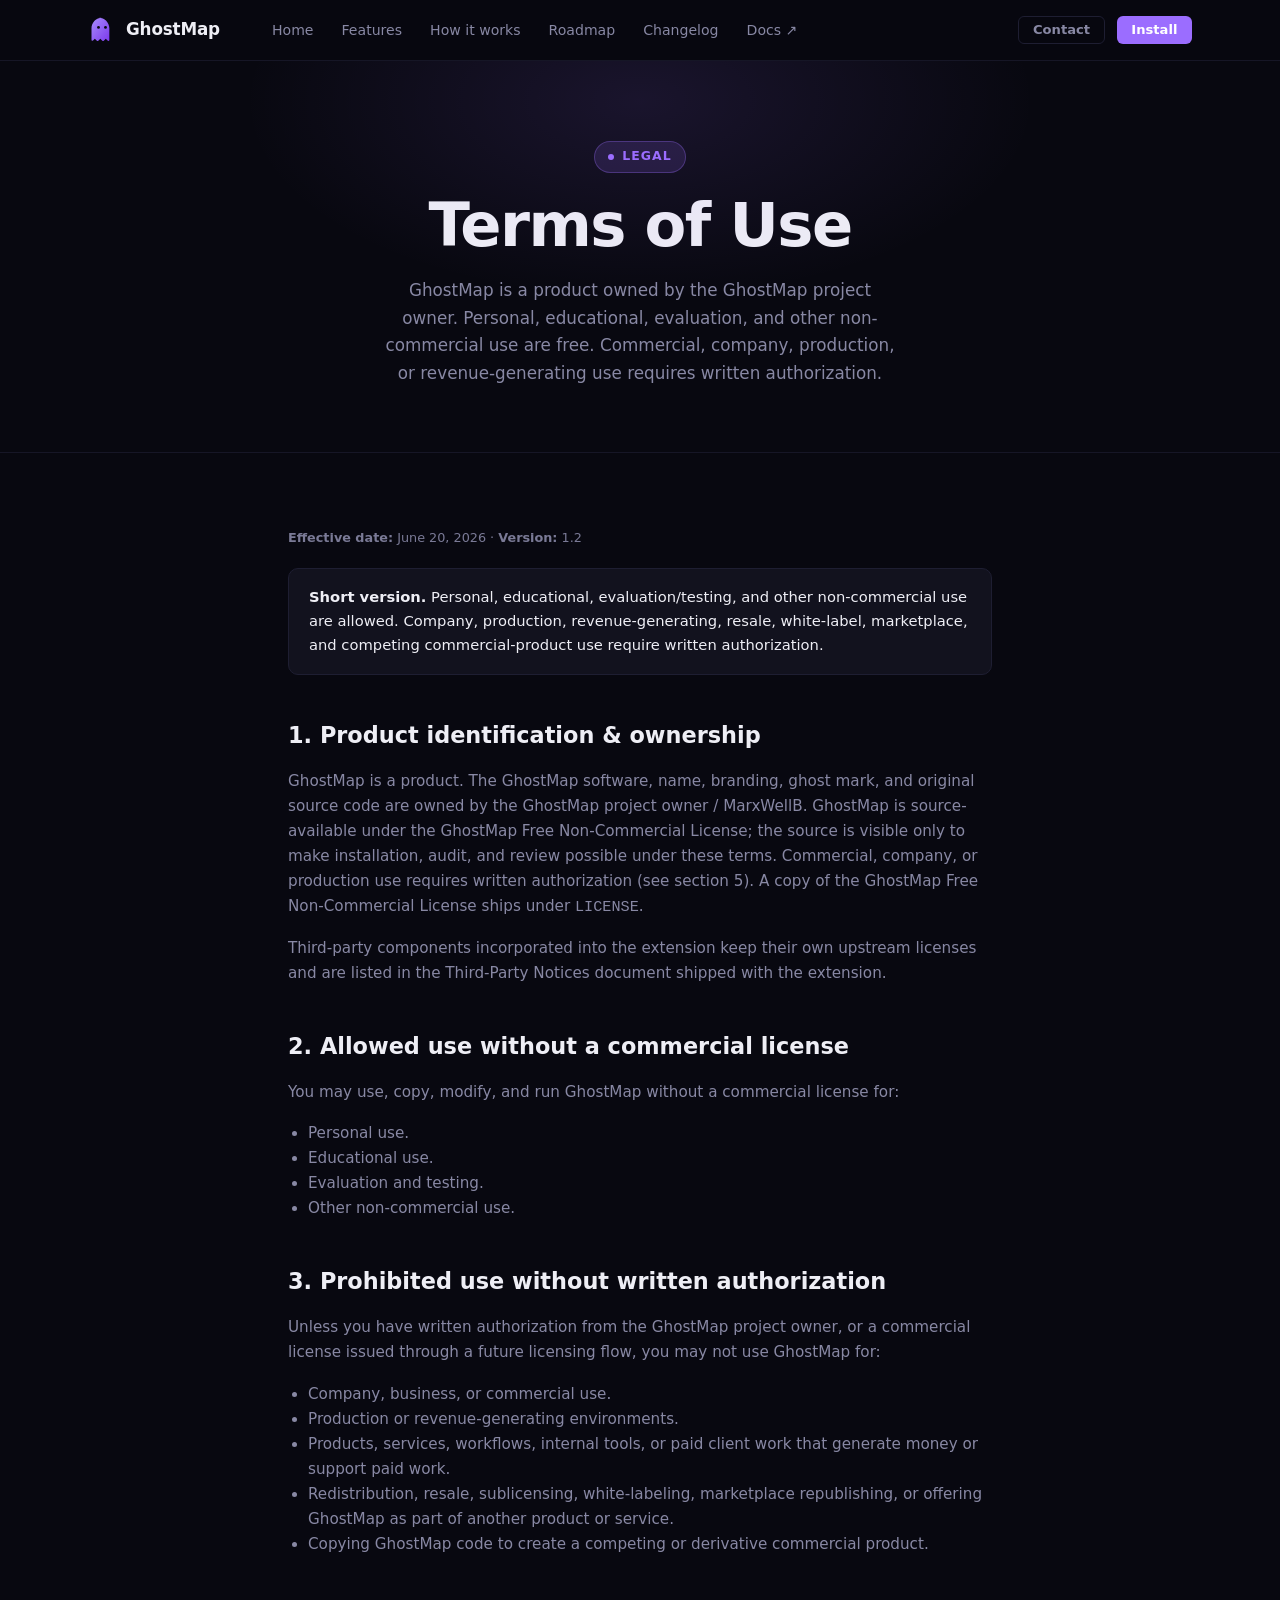
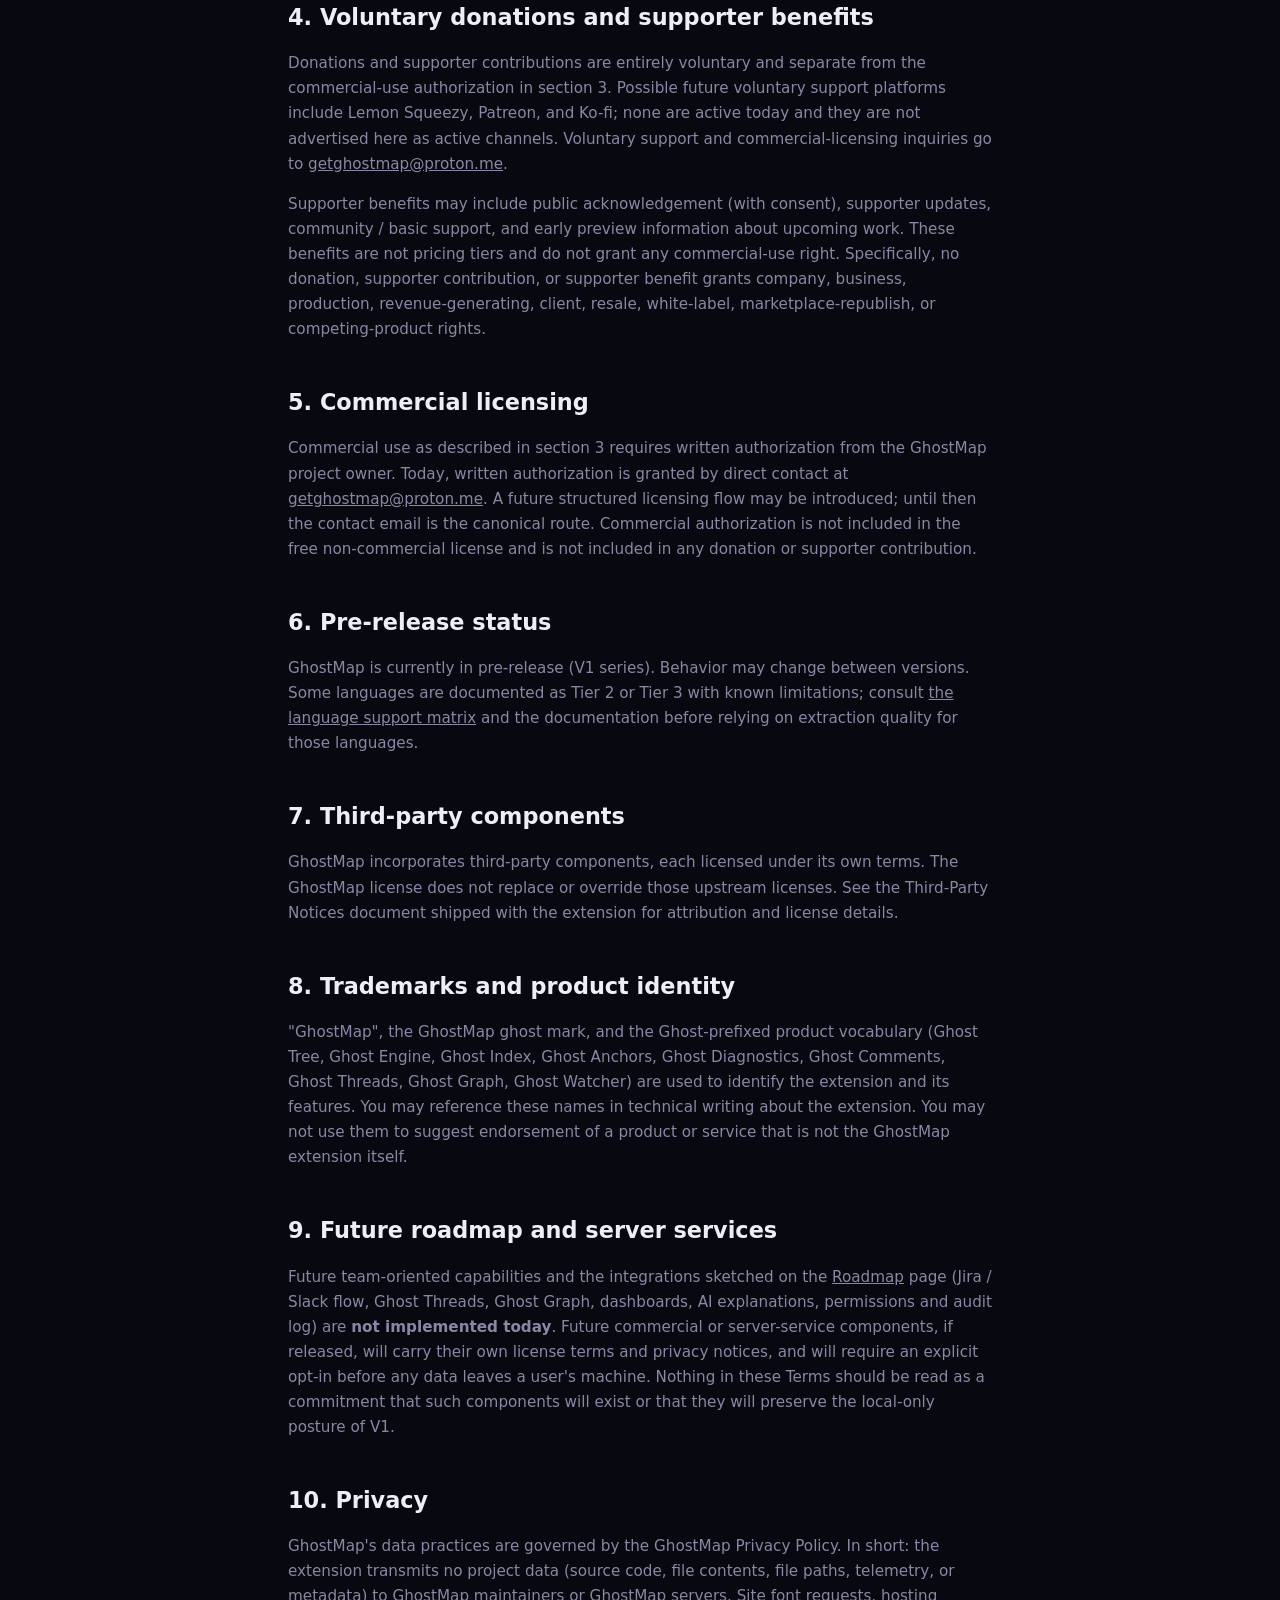
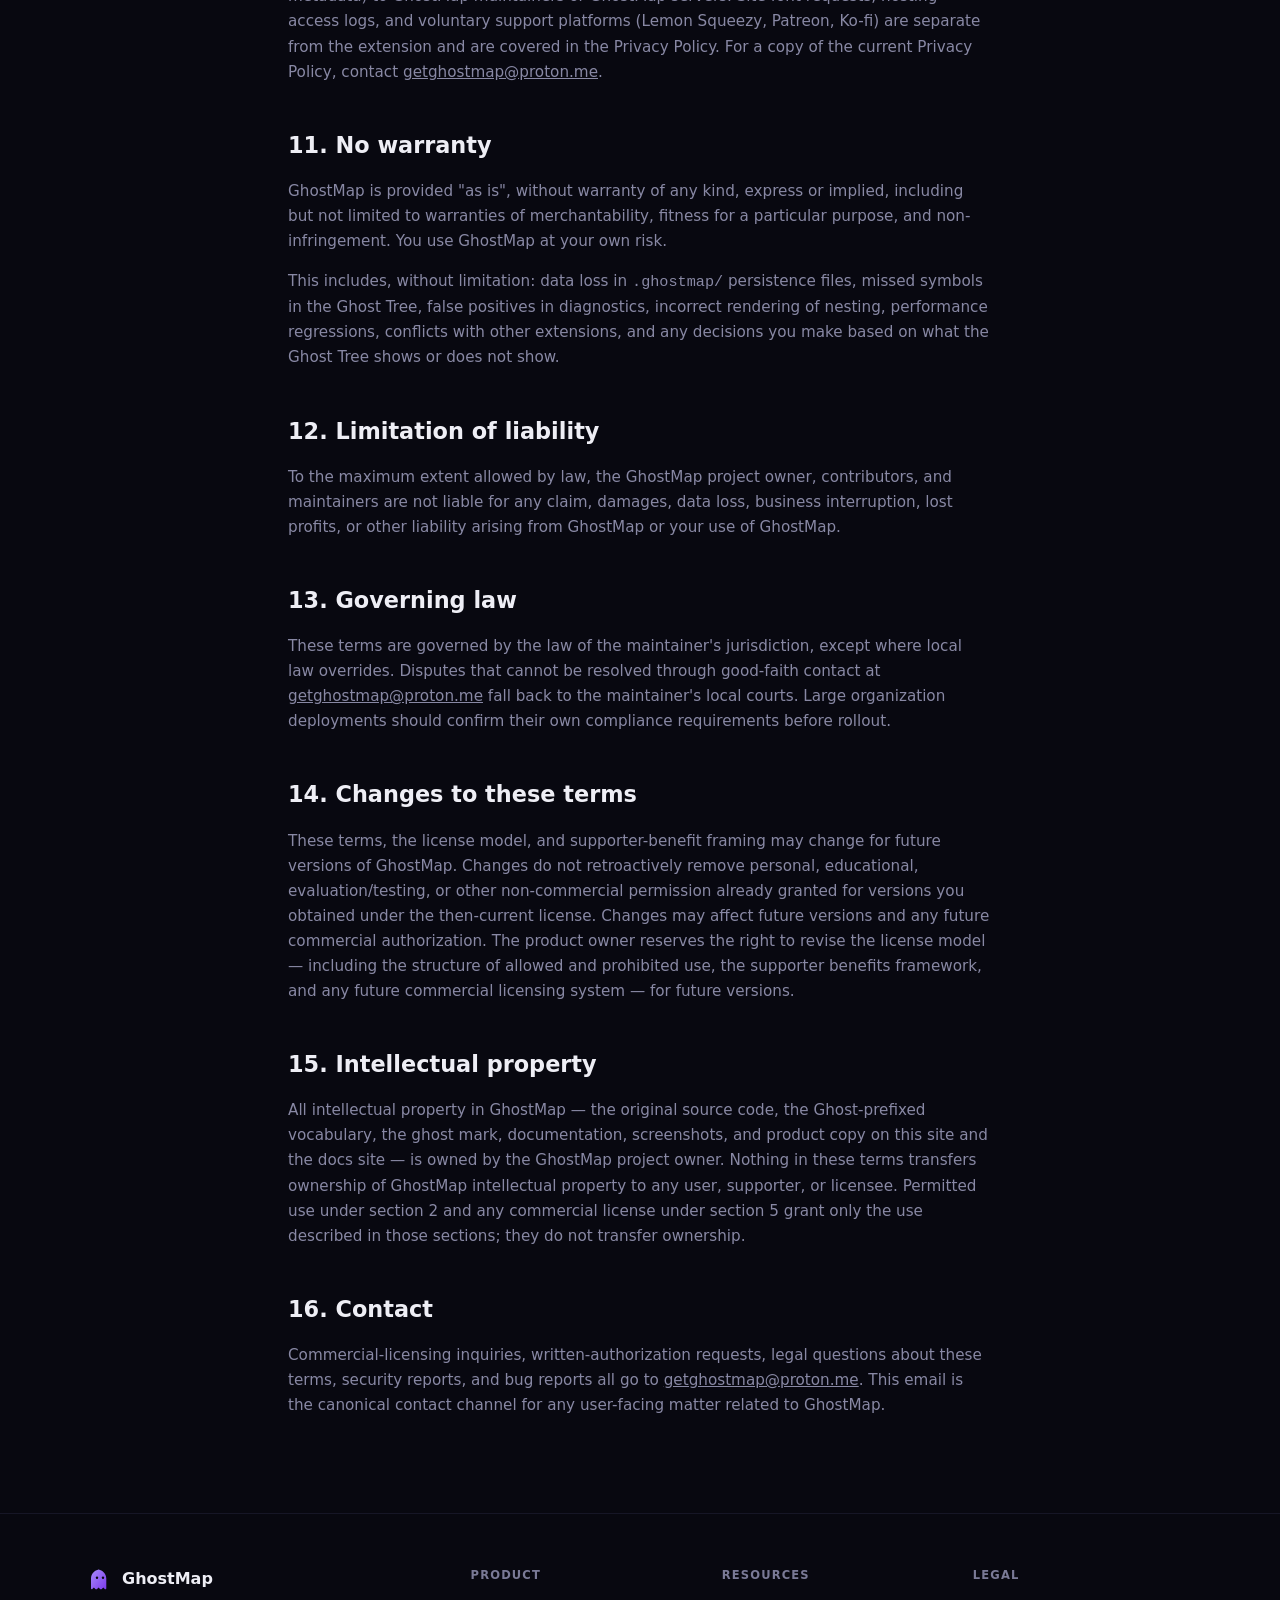
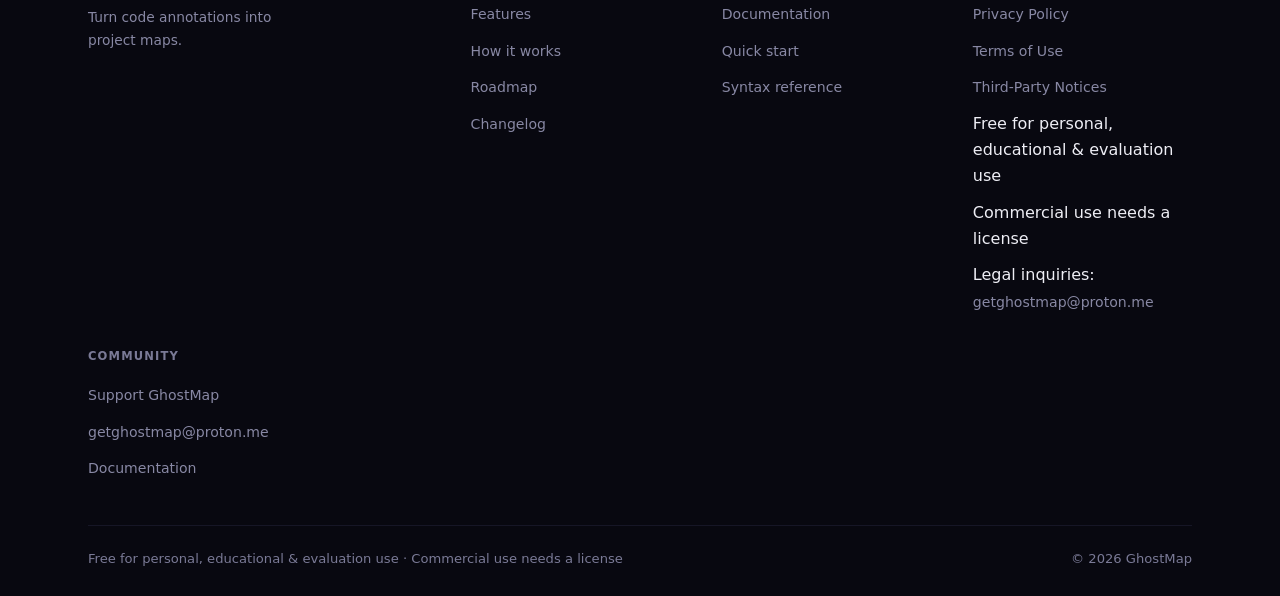
<file: pages/terms.html>
<!DOCTYPE html>
<html lang="en">
<head>
  <meta charset="UTF-8" />
  <meta name="viewport" content="width=device-width, initial-scale=1.0" />
  <title>Terms of Use - GhostMap</title>
  <meta name="description" content="GhostMap is a product. Free for personal, educational, and evaluation use. Commercial use requires written authorization from the GhostMap project owner." />
  <link rel="icon" type="image/svg+xml" href="../img/ghost-logo.svg" />
  <link rel="alternate icon" type="image/png" href="../img/ghost-logo.png" />
  <link rel="preconnect" href="https://fonts.googleapis.com">
  <link rel="preconnect" href="https://fonts.gstatic.com" crossorigin>
  <link href="https://fonts.googleapis.com/css2?family=Space+Grotesk:wght@400;500;600;700;800&family=Inter:wght@400;500;600;700&family=JetBrains+Mono:wght@400;500;700&display=swap" rel="stylesheet">
  <link rel="canonical" href="https://ghostmap-liard.vercel.app/pages/terms.html" />
  <meta name="theme-color" content="#080810" />
  <meta name="author" content="GhostMap contributors" />
  <meta name="referrer" content="strict-origin-when-cross-origin" />
  <meta http-equiv="Content-Security-Policy" content="default-src 'self'; style-src 'self' 'unsafe-inline' https://fonts.googleapis.com; font-src 'self' https://fonts.gstatic.com; img-src 'self' data:; connect-src 'self'; frame-ancestors 'none'; base-uri 'self'; form-action 'self'" />

  <meta property="og:type" content="website" />
  <meta property="og:site_name" content="GhostMap" />
  <meta property="og:title" content="Terms of Use - GhostMap" />
  <meta property="og:description" content="GhostMap is a product. Free for personal, educational, and evaluation use. Commercial use requires written authorization." />
  <meta property="og:url" content="https://ghostmap-liard.vercel.app/pages/terms.html" />
  <meta property="og:image" content="../img/ghost-logo.png" />
  <meta name="twitter:card" content="summary" />
  <meta name="twitter:title" content="Terms of Use - GhostMap" />
  <meta name="twitter:description" content="GhostMap is a product. Free for personal, educational, and evaluation use. Commercial use requires written authorization." />
  <meta name="twitter:image" content="../img/ghost-logo.png" />

  <link rel="stylesheet" href="../css/styles.css" />
  <style>
    .legal { max-width: 760px; }
    .legal h2 { font-family: var(--font-display); font-size: 1.4rem; margin-top: 42px; margin-bottom: 14px; }
    .legal h3 { font-size: 1.05rem; margin-top: 28px; margin-bottom: 10px; color: var(--text); }
    .legal p, .legal li { font-size: 0.95rem; color: var(--text-muted); line-height: 1.65; }
    .legal ul { padding-left: 20px; }
    .legal .effective { font-size: 0.8rem; color: var(--text-faint); margin-top: -6px; }
    .legal .callout { background: var(--surface); border: 1px solid var(--border); padding: 16px 20px; border-radius: var(--r); margin: 20px 0; font-size: 0.92rem; color: var(--text); }
  </style>
</head>
<body>

<a class="skip-link" href="#main">Skip to content</a>


<header class="nav">
  <div class="container nav__inner">
    <a href="../index.html" class="nav__brand">
      <img src="../img/ghost-logo.svg" alt="GhostMap" />
      GhostMap
    </a>
    <nav>
      <ul class="nav__links" id="primary-nav">
        <li><a href="../index.html">Home</a></li>
        <li><a href="features.html">Features</a></li>
        <li><a href="how-it-works.html">How it works</a></li>
        <li><a href="roadmap.html">Roadmap</a></li>
        <li><a href="changelog.html">Changelog</a></li>
        <li><a href="https://ghostmap-docs.vercel.app/" target="_blank" rel="noopener">Docs &#8599;</a></li>
      </ul>
    </nav>
    <div class="nav__right">
      <a href="mailto:getghostmap@proton.me" class="btn btn--outline btn--sm">Contact</a>
      <a href="https://ghostmap-docs.vercel.app/get-started/instalacion" class="btn btn--primary btn--sm">Install</a>
    </div>
  </div>
</header>

<main id="main">
  <section class="hero hero--center">
    <div class="container">
      <div class="hero__eyebrow"><span class="dot"></span> Legal</div>
      <h1>Terms of Use</h1>
      <p class="hero__sub">GhostMap is a product owned by the GhostMap project owner. Personal, educational, evaluation, and other non-commercial use are free. Commercial, company, production, or revenue-generating use requires written authorization.</p>
    </div>
  </section>

  <section class="section section--bordered">
    <div class="container legal">
      <p class="effective"><strong>Effective date:</strong> June 20, 2026 &middot; <strong>Version:</strong> 1.2</p>

      <div class="callout">
        <strong>Short version.</strong> Personal, educational, evaluation/testing, and other non-commercial use are allowed. Company, production, revenue-generating, resale, white-label, marketplace, and competing commercial-product use require written authorization.
      </div>

      <h2>1. Product identification &amp; ownership</h2>
      <p>GhostMap is a product. The GhostMap software, name, branding, ghost mark, and original source code are owned by the GhostMap project owner / MarxWellB. GhostMap is source-available under the GhostMap Free Non-Commercial License; the source is visible only to make installation, audit, and review possible under these terms. Commercial, company, or production use requires written authorization (see section 5). A copy of the GhostMap Free Non-Commercial License ships under <code>LICENSE</code>.</p>
      <p>Third-party components incorporated into the extension keep their own upstream licenses and are listed in the Third-Party Notices document shipped with the extension.</p>

      <h2>2. Allowed use without a commercial license</h2>
      <p>You may use, copy, modify, and run GhostMap without a commercial license for:</p>
      <ul>
        <li>Personal use.</li>
        <li>Educational use.</li>
        <li>Evaluation and testing.</li>
        <li>Other non-commercial use.</li>
      </ul>

      <h2>3. Prohibited use without written authorization</h2>
      <p>Unless you have written authorization from the GhostMap project owner, or a commercial license issued through a future licensing flow, you may not use GhostMap for:</p>
      <ul>
        <li>Company, business, or commercial use.</li>
        <li>Production or revenue-generating environments.</li>
        <li>Products, services, workflows, internal tools, or paid client work that generate money or support paid work.</li>
        <li>Redistribution, resale, sublicensing, white-labeling, marketplace republishing, or offering GhostMap as part of another product or service.</li>
        <li>Copying GhostMap code to create a competing or derivative commercial product.</li>
      </ul>

      <h2>4. Voluntary donations and supporter benefits</h2>
      <p>Donations and supporter contributions are entirely voluntary and separate from the commercial-use authorization in section 3. Possible future voluntary support platforms include Lemon Squeezy, Patreon, and Ko-fi; none are active today and they are not advertised here as active channels. Voluntary support and commercial-licensing inquiries go to <a href="mailto:getghostmap@proton.me">getghostmap@proton.me</a>.</p>
      <p>Supporter benefits may include public acknowledgement (with consent), supporter updates, community / basic support, and early preview information about upcoming work. These benefits are not pricing tiers and do not grant any commercial-use right. Specifically, no donation, supporter contribution, or supporter benefit grants company, business, production, revenue-generating, client, resale, white-label, marketplace-republish, or competing-product rights.</p>

      <h2>5. Commercial licensing</h2>
      <p>Commercial use as described in section 3 requires written authorization from the GhostMap project owner. Today, written authorization is granted by direct contact at <a href="mailto:getghostmap@proton.me">getghostmap@proton.me</a>. A future structured licensing flow may be introduced; until then the contact email is the canonical route. Commercial authorization is not included in the free non-commercial license and is not included in any donation or supporter contribution.</p>

      <h2>6. Pre-release status</h2>
      <p>GhostMap is currently in pre-release (V1 series). Behavior may change between versions. Some languages are documented as Tier 2 or Tier 3 with known limitations; consult <a href="features.html#languages">the language support matrix</a> and the documentation before relying on extraction quality for those languages.</p>

      <h2>7. Third-party components</h2>
      <p>GhostMap incorporates third-party components, each licensed under its own terms. The GhostMap license does not replace or override those upstream licenses. See the Third-Party Notices document shipped with the extension for attribution and license details.</p>

      <h2>8. Trademarks and product identity</h2>
      <p>"GhostMap", the GhostMap ghost mark, and the Ghost-prefixed product vocabulary (Ghost Tree, Ghost Engine, Ghost Index, Ghost Anchors, Ghost Diagnostics, Ghost Comments, Ghost Threads, Ghost Graph, Ghost Watcher) are used to identify the extension and its features. You may reference these names in technical writing about the extension. You may not use them to suggest endorsement of a product or service that is not the GhostMap extension itself.</p>

      <h2>9. Future roadmap and server services</h2>
      <p>Future team-oriented capabilities and the integrations sketched on the <a href="roadmap.html">Roadmap</a> page (Jira / Slack flow, Ghost Threads, Ghost Graph, dashboards, AI explanations, permissions and audit log) are <strong>not implemented today</strong>. Future commercial or server-service components, if released, will carry their own license terms and privacy notices, and will require an explicit opt-in before any data leaves a user's machine. Nothing in these Terms should be read as a commitment that such components will exist or that they will preserve the local-only posture of V1.</p>

      <h2>10. Privacy</h2>
      <p>GhostMap's data practices are governed by the GhostMap Privacy Policy. In short: the extension transmits no project data (source code, file contents, file paths, telemetry, or metadata) to GhostMap maintainers or GhostMap servers. Site font requests, hosting access logs, and voluntary support platforms (Lemon Squeezy, Patreon, Ko-fi) are separate from the extension and are covered in the Privacy Policy. For a copy of the current Privacy Policy, contact <a href="mailto:getghostmap@proton.me">getghostmap@proton.me</a>.</p>

      <h2>11. No warranty</h2>
      <p>GhostMap is provided "as is", without warranty of any kind, express or implied, including but not limited to warranties of merchantability, fitness for a particular purpose, and non-infringement. You use GhostMap at your own risk.</p>
      <p>This includes, without limitation: data loss in <code>.ghostmap/</code> persistence files, missed symbols in the Ghost Tree, false positives in diagnostics, incorrect rendering of nesting, performance regressions, conflicts with other extensions, and any decisions you make based on what the Ghost Tree shows or does not show.</p>

      <h2>12. Limitation of liability</h2>
      <p>To the maximum extent allowed by law, the GhostMap project owner, contributors, and maintainers are not liable for any claim, damages, data loss, business interruption, lost profits, or other liability arising from GhostMap or your use of GhostMap.</p>

      <h2>13. Governing law</h2>
      <p>These terms are governed by the law of the maintainer's jurisdiction, except where local law overrides. Disputes that cannot be resolved through good-faith contact at <a href="mailto:getghostmap@proton.me">getghostmap@proton.me</a> fall back to the maintainer's local courts. Large organization deployments should confirm their own compliance requirements before rollout.</p>

      <h2>14. Changes to these terms</h2>
      <p>These terms, the license model, and supporter-benefit framing may change for future versions of GhostMap. Changes do not retroactively remove personal, educational, evaluation/testing, or other non-commercial permission already granted for versions you obtained under the then-current license. Changes may affect future versions and any future commercial authorization. The product owner reserves the right to revise the license model &mdash; including the structure of allowed and prohibited use, the supporter benefits framework, and any future commercial licensing system &mdash; for future versions.</p>

      <h2>15. Intellectual property</h2>
      <p>All intellectual property in GhostMap &mdash; the original source code, the Ghost-prefixed vocabulary, the ghost mark, documentation, screenshots, and product copy on this site and the docs site &mdash; is owned by the GhostMap project owner. Nothing in these terms transfers ownership of GhostMap intellectual property to any user, supporter, or licensee. Permitted use under section 2 and any commercial license under section 5 grant only the use described in those sections; they do not transfer ownership.</p>

      <h2>16. Contact</h2>
      <p>Commercial-licensing inquiries, written-authorization requests, legal questions about these terms, security reports, and bug reports all go to <a href="mailto:getghostmap@proton.me">getghostmap@proton.me</a>. This email is the canonical contact channel for any user-facing matter related to GhostMap.</p>
    </div>
  </section>
</main>

<footer class="footer">
  <div class="container">
    <div class="footer__grid">
      <div>
        <div class="footer__brand"><img src="../img/ghost-logo.svg" alt="GhostMap" /> GhostMap</div>
        <p class="footer__tagline">Turn code annotations into project maps.</p>
      </div>
      <div class="footer__col"><h4>Product</h4><ul>
        <li><a href="features.html">Features</a></li>
        <li><a href="how-it-works.html">How it works</a></li>
        <li><a href="roadmap.html">Roadmap</a></li>
        <li><a href="changelog.html">Changelog</a></li>
      </ul></div>
      <div class="footer__col"><h4>Resources</h4><ul>
        <li><a href="https://ghostmap-docs.vercel.app/">Documentation</a></li>
        <li><a href="https://ghostmap-docs.vercel.app/get-started/instalacion">Quick start</a></li>
        <li><a href="https://ghostmap-docs.vercel.app/reference/sintaxis">Syntax reference</a></li>
      </ul></div>
      <div class="footer__col"><h4>Legal</h4><ul>
        <li><a href="privacy.html">Privacy Policy</a></li>
        <li><a href="terms.html">Terms of Use</a></li>
        <li><a href="notices.html">Third-Party Notices</a></li>
        <li>Free for personal, educational &amp; evaluation use</li>
        <li>Commercial use needs a license</li>
        <li>Legal inquiries: <a href="mailto:getghostmap@proton.me">getghostmap@proton.me</a></li>
      </ul></div>
      <div class="footer__col"><h4>Community</h4><ul>
        <li><a href="../index.html#support">Support GhostMap</a></li>
        <li><a href="mailto:getghostmap@proton.me">getghostmap@proton.me</a></li>
        <li><a href="https://ghostmap-docs.vercel.app/">Documentation</a></li>
      </ul></div>
    </div>
    <div class="footer__bottom">
      <span>Free for personal, educational &amp; evaluation use &middot; Commercial use needs a license</span>
      <span>&copy; <span id="year">2026</span> GhostMap</span>
    </div>
  </div>
</footer>

<script src="../js/main.js"></script>
</body>
</html>
</file>
<file: css/styles.css>
/* ============================================================
   GhostMap Design System
   Palette: near-black bg, violet accent, ghost-glow signature
   Type: Space Grotesk (display) + Inter (body) + JetBrains Mono (code)
   Signature: Ghost glow, a soft violet aura around key elements
   ============================================================ */

:root {
  /* Palette */
  --bg:           #080810;
  --bg-2:         #0e0e1a;
  --bg-3:         #131325;
  --surface:      #12121e;
  --surface-2:    #191928;
  --border:       #1e1e32;
  --border-soft:  #161626;

  --text:         #eeeef5;
  --text-muted:   #8888a4;
  --text-faint:   #7a7a96;

  --violet:       #9b6dff;
  --violet-bright:#b794ff;
  --violet-dim:   rgba(155, 109, 255, 0.15);
  --violet-glow:  rgba(155, 109, 255, 0.25);

  --green:        #4ade80;
  --blue:         #60a5fa;
  --amber:        #fbbf24;
  --red:          #f87171;

  /* Type */
  --font-display: 'Space Grotesk', system-ui, sans-serif;
  --font-body:    'Inter', system-ui, sans-serif;
  --font-mono:    'JetBrains Mono', 'Fira Code', monospace;

  /* Radii */
  --r-sm: 6px;
  --r:    10px;
  --r-lg: 16px;

  --container: 1160px;
}

*, *::before, *::after { box-sizing: border-box; }
html { scroll-behavior: smooth; }

body {
  margin: 0;
  background: var(--bg);
  color: var(--text);
  font-family: var(--font-body);
  font-size: 16px;
  line-height: 1.65;
  -webkit-font-smoothing: antialiased;
}

img { display: block; max-width: 100%; }
a { color: inherit; }

.container {
  max-width: var(--container);
  margin: 0 auto;
  padding: 0 28px;
}

/* ── Navbar ─────────────────────────────────────────────── */

.nav {
  position: sticky;
  top: 0;
  z-index: 100;
  background: rgba(8, 8, 16, 0.85);
  backdrop-filter: blur(12px);
  border-bottom: 1px solid var(--border-soft);
}

.nav__inner {
  display: flex;
  align-items: center;
  height: 60px;
  gap: 40px;
}

.nav__brand {
  display: flex;
  align-items: center;
  gap: 10px;
  text-decoration: none;
  font-family: var(--font-display);
  font-weight: 700;
  font-size: 1.05rem;
  letter-spacing: -0.01em;
  flex-shrink: 0;
}

.nav__brand img {
  width: 28px;
  height: 28px;
  border-radius: 8px;
}

.nav__links {
  display: flex;
  align-items: center;
  gap: 4px;
  list-style: none;
  margin: 0;
  padding: 0;
  flex: 1;
}

.nav__links a {
  text-decoration: none;
  color: var(--text-muted);
  font-size: 0.88rem;
  font-weight: 500;
  padding: 6px 12px;
  border-radius: var(--r-sm);
  transition: color 0.15s, background 0.15s;
  white-space: nowrap;
}

.nav__links a:hover,
.nav__links a.active {
  color: var(--text);
  background: var(--surface);
}

.nav__right {
  display: flex;
  align-items: center;
  gap: 12px;
  margin-left: auto;
}

.nav__lang {
  font-size: 0.82rem;
  color: var(--text-faint);
  text-decoration: none;
  padding: 4px 8px;
  border-radius: var(--r-sm);
  border: 1px solid var(--border);
  transition: color 0.15s, border-color 0.15s;
}
.nav__lang:hover { color: var(--text-muted); border-color: var(--violet); }
.nav__lang--active { color: var(--text); border-color: var(--violet); cursor: default; }

.nav__mobile-toggle {
  display: none;
  background: none;
  border: none;
  color: var(--text);
  cursor: pointer;
  padding: 6px;
}

/* ── Buttons ─────────────────────────────────────────────── */

.btn {
  display: inline-flex;
  align-items: center;
  gap: 8px;
  font-family: var(--font-body);
  font-weight: 600;
  font-size: 0.88rem;
  text-decoration: none;
  padding: 0.6rem 1.2rem;
  border-radius: var(--r-sm);
  border: 1px solid transparent;
  cursor: pointer;
  transition: transform 0.15s, box-shadow 0.15s, border-color 0.15s, background 0.15s;
  white-space: nowrap;
  line-height: 1;
}

.btn--primary {
  background: var(--violet);
  color: #fff;
  box-shadow: 0 0 0 0 var(--violet-glow);
}
.btn--primary:hover {
  transform: translateY(-1px);
  box-shadow: 0 8px 28px var(--violet-glow);
}

.btn--outline {
  background: transparent;
  border-color: var(--border);
  color: var(--text-muted);
}
.btn--outline:hover {
  border-color: var(--violet);
  color: var(--text);
}

.btn--lg { padding: 0.75rem 1.5rem; font-size: 0.95rem; }
.btn--sm { padding: 0.4rem 0.85rem; font-size: 0.82rem; }

/* Ghost Glow: the signature element */
/* Used sparingly on key visuals to give them the "ghost aura" */

.ghost-glow {
  position: relative;
}
.ghost-glow::before {
  content: '';
  position: absolute;
  inset: -40px;
  background: radial-gradient(ellipse at center, var(--violet-glow) 0%, transparent 70%);
  pointer-events: none;
  border-radius: 50%;
  animation: pulse-glow 4s ease-in-out infinite;
}

@keyframes pulse-glow {
  0%, 100% { opacity: 0.6; transform: scale(1); }
  50%       { opacity: 1;   transform: scale(1.08); }
}

/* ── Page hero ───────────────────────────────────────────── */

.hero {
  padding: 80px 0 64px;
  position: relative;
  overflow: hidden;
}

.hero::after {
  content: '';
  position: absolute;
  top: -160px;
  left: 50%;
  transform: translateX(-50%);
  width: 800px;
  height: 400px;
  background: radial-gradient(ellipse, rgba(155,109,255,0.12) 0%, transparent 70%);
  pointer-events: none;
}

.hero--center { text-align: center; }
.hero--center .hero__sub { margin: 0 auto; }

.hero__eyebrow {
  display: inline-flex;
  align-items: center;
  gap: 8px;
  font-size: 0.78rem;
  font-weight: 700;
  letter-spacing: 0.08em;
  text-transform: uppercase;
  color: var(--violet);
  background: var(--violet-dim);
  border: 1px solid rgba(155,109,255,0.3);
  border-radius: 999px;
  padding: 0.28rem 0.85rem;
  margin-bottom: 20px;
}

.hero__eyebrow .dot {
  width: 6px; height: 6px;
  border-radius: 50%;
  background: var(--violet);
  animation: blink 2s ease-in-out infinite;
}

@keyframes blink {
  0%, 100% { opacity: 1; }
  50%       { opacity: 0.3; }
}

.hero h1 {
  font-family: var(--font-display);
  font-size: clamp(2.4rem, 5vw, 3.8rem);
  font-weight: 800;
  letter-spacing: -0.025em;
  line-height: 1.06;
  margin: 0 0 20px;
}

.hero h1 em {
  font-style: normal;
  color: var(--violet-bright);
}

.hero__sub {
  color: var(--text-muted);
  font-size: 1.05rem;
  max-width: 520px;
  margin: 0 0 36px;
}

.hero__actions {
  display: flex;
  align-items: center;
  gap: 14px;
  flex-wrap: wrap;
}

.hero--center .hero__actions { justify-content: center; }

.hero__meta {
  margin-top: 20px;
  display: flex;
  align-items: center;
  gap: 8px;
  font-size: 0.82rem;
  color: var(--text-faint);
}

.hero--center .hero__meta { justify-content: center; }

/* ── Section wrappers ────────────────────────────────────── */

.section {
  padding: 80px 0;
}

.section--bordered {
  border-top: 1px solid var(--border-soft);
}

.section__label {
  font-size: 0.75rem;
  font-weight: 700;
  letter-spacing: 0.12em;
  text-transform: uppercase;
  color: var(--violet);
  margin-bottom: 10px;
}

.section__title {
  font-family: var(--font-display);
  font-size: clamp(1.6rem, 3vw, 2.2rem);
  font-weight: 800;
  letter-spacing: -0.015em;
  margin: 0 0 14px;
}

.section__desc {
  color: var(--text-muted);
  max-width: 560px;
  margin: 0;
}

.section__head {
  margin-bottom: 52px;
}

.section__head--center {
  text-align: center;
}

.section__head--center .section__desc {
  margin: 0 auto;
}

/* ── Code / Tree panels ──────────────────────────────────── */

.panel {
  background: var(--surface);
  border: 1px solid var(--border);
  border-radius: var(--r);
  overflow: hidden;
}

.panel__bar {
  display: flex;
  align-items: center;
  gap: 8px;
  padding: 10px 14px;
  border-bottom: 1px solid var(--border);
  background: var(--bg-2);
}

.panel__dots { display: flex; gap: 6px; }
.panel__dot { width: 10px; height: 10px; border-radius: 50%; }
.panel__dot--r { background: #ff5f56; }
.panel__dot--y { background: #ffbd2e; }
.panel__dot--g { background: #27c93f; }

.panel__title {
  font-family: var(--font-mono);
  font-size: 0.75rem;
  color: var(--text-faint);
  margin-left: 4px;
}

.panel__body {
  padding: 18px 20px;
}

/* Code syntax colors */
.code { font-family: var(--font-mono); font-size: 0.82rem; line-height: 1.7; white-space: pre; overflow-x: auto; }
.code .ln  { display: inline-block; width: 24px; color: var(--text-faint); text-align: right; margin-right: 16px; user-select: none; }
.code .kw  { color: #c792ea; }
.code .fn  { color: #82aaff; }
.code .cls { color: var(--violet-bright); }
.code .str { color: #c3e88d; }
.code .num { color: #f78c6c; }
.code .cm  { color: var(--text-faint); }
.code .gh  { color: var(--violet); }   /* @ghost annotation */
.code .gs  { color: var(--amber); }    /* ghost status */
.code .gd  { color: var(--green); }    /* ghost done */
.code .line { display: block; }
.code .line--hl {
  background: rgba(155,109,255,0.18);
  margin: 0 -20px;
  padding: 0 20px;
  border-radius: 3px;
}

/* Ghost Tree */
.tree { font-family: var(--font-mono); font-size: 0.8rem; }
.tree-row {
  display: flex;
  align-items: center;
  gap: 6px;
  padding: 4px 0;
  color: var(--text-muted);
}
.tree-row--i1 { padding-left: 18px; }
.tree-row--i2 { padding-left: 36px; }
.tree-row--i3 { padding-left: 54px; }
.tree-row__name { color: var(--text); }
.tree-row__badge {
  margin-left: auto;
  font-size: 0.68rem;
  font-weight: 700;
  letter-spacing: 0.04em;
  padding: 1px 6px;
  border-radius: 4px;
}
.badge--todo     { color: var(--blue);  background: rgba(96,165,250,0.12); }
.badge--review   { color: var(--amber); background: rgba(251,191,36,0.12); }
.badge--done     { color: var(--green); background: rgba(74,222,128,0.12); }
.badge--progress { color: var(--violet-bright); background: var(--violet-dim); }

.icon-c  { color: var(--violet-bright); flex-shrink: 0; }
.icon-f  { color: var(--blue); flex-shrink: 0; }
.icon-a  { color: var(--green); flex-shrink: 0; }
.icon-ch { color: var(--text-faint); flex-shrink: 0; }

/* ── Home: split hero ────────────────────────────────────── */

.hero-split {
  display: grid;
  grid-template-columns: 1fr 1.1fr;
  gap: 60px;
  align-items: center;
  padding: 72px 0 56px;
  position: relative;
}

.hero-split::after {
  content: '';
  position: absolute;
  top: -100px; right: -200px;
  width: 600px; height: 600px;
  background: radial-gradient(ellipse, rgba(155,109,255,0.1) 0%, transparent 65%);
  pointer-events: none;
}

/* ── Feature cards ───────────────────────────────────────── */

.features-grid {
  display: grid;
  grid-template-columns: repeat(3, 1fr);
  gap: 20px;
}

.feat-card {
  background: var(--surface);
  border: 1px solid var(--border);
  border-radius: var(--r);
  padding: 24px;
  transition: border-color 0.2s, transform 0.2s;
}

.feat-card:hover {
  border-color: rgba(155,109,255,0.4);
  transform: translateY(-2px);
}

.feat-card__icon {
  width: 38px; height: 38px;
  border-radius: 9px;
  background: var(--violet-dim);
  display: flex;
  align-items: center;
  justify-content: center;
  color: var(--violet-bright);
  margin-bottom: 16px;
}

.feat-card h3 {
  font-family: var(--font-display);
  font-size: 0.95rem;
  font-weight: 700;
  margin: 0 0 8px;
  display: flex;
  align-items: center;
  gap: 8px;
}

.feat-card__tag {
  font-size: 0.68rem;
  font-weight: 700;
  letter-spacing: 0.06em;
  color: var(--violet);
  background: var(--violet-dim);
  border-radius: 4px;
  padding: 1px 6px;
}

.feat-card p {
  margin: 0;
  font-size: 0.88rem;
  color: var(--text-muted);
  line-height: 1.6;
}

/* ── Support section ─────────────────────────────────────── */

.support {
  max-width: 720px;
  margin: 0 auto;
  display: flex;
  flex-direction: column;
  gap: 22px;
}

.support__cta {
  background: var(--surface);
  border: 1px solid var(--border);
  border-radius: var(--r);
  padding: 32px 28px;
  text-align: center;
}

.support__cta-icon {
  width: 44px;
  height: 44px;
  border-radius: 10px;
  background: var(--violet-dim);
  color: var(--violet-bright);
  display: inline-flex;
  align-items: center;
  justify-content: center;
  margin-bottom: 14px;
}

.support__cta-title {
  font-family: var(--font-display);
  font-size: 1.1rem;
  font-weight: 700;
  margin: 0 0 10px;
  color: var(--text);
}

.support__cta-text {
  margin: 0 0 18px;
  font-size: 0.92rem;
  color: var(--text-muted);
  line-height: 1.6;
}

.support__future {
  margin: 0;
  font-size: 0.85rem;
  color: var(--text-faint);
  text-align: center;
  line-height: 1.55;
}

.support__note {
  margin: 0;
  padding: 18px 22px;
  background: var(--surface);
  border: 1px solid var(--border);
  border-radius: var(--r);
  font-size: 0.88rem;
  color: var(--text-muted);
  line-height: 1.6;
}

.support__note strong {
  color: var(--text);
}

.support__note a {
  color: var(--violet-bright);
  text-decoration: none;
}

/* ── Language grid ───────────────────────────────────────── */

.lang-grid {
  display: flex;
  flex-wrap: wrap;
  gap: 10px;
}

.lang-pill {
  display: flex;
  align-items: center;
  gap: 8px;
  background: var(--surface);
  border: 1px solid var(--border);
  border-radius: 999px;
  padding: 6px 14px;
  font-size: 0.84rem;
  font-weight: 500;
  color: var(--text-muted);
  transition: border-color 0.15s, color 0.15s;
}

.lang-pill:hover {
  border-color: var(--violet);
  color: var(--text);
}

.lang-pill .tier { width: 8px; height: 8px; border-radius: 50%; flex-shrink: 0; }
.tier--1 { background: var(--green); }
.tier--2 { background: var(--amber); }
.tier--3 { background: var(--red); }

/* ── How it works: steps ─────────────────────────────────── */

.steps {
  display: grid;
  grid-template-columns: repeat(3, 1fr);
  gap: 2px;
  background: var(--border-soft);
  border-radius: var(--r-lg);
  overflow: hidden;
}

.step {
  background: var(--surface);
  padding: 32px 28px;
  position: relative;
}

.step__num {
  font-family: var(--font-display);
  font-size: 2.5rem;
  font-weight: 800;
  color: var(--border);
  line-height: 1;
  margin-bottom: 16px;
  letter-spacing: -0.03em;
}

.step h3 {
  font-family: var(--font-display);
  font-size: 1rem;
  font-weight: 700;
  margin: 0 0 8px;
  color: var(--text);
}

.step p {
  margin: 0;
  font-size: 0.88rem;
  color: var(--text-muted);
}

.step__tag {
  display: inline-block;
  font-family: var(--font-mono);
  font-size: 0.72rem;
  color: var(--violet);
  background: var(--violet-dim);
  border-radius: 4px;
  padding: 2px 8px;
  margin-bottom: 14px;
}

/* ── Roadmap ─────────────────────────────────────────────── */

.roadmap-split {
  display: grid;
  grid-template-columns: 1fr 1fr;
  gap: 24px;
}

.roadmap-card {
  background: var(--surface);
  border: 1px solid var(--border);
  border-radius: var(--r);
  padding: 30px;
}

.roadmap-card__label {
  font-size: 0.72rem;
  font-weight: 800;
  letter-spacing: 0.1em;
  text-transform: uppercase;
  margin-bottom: 22px;
}

.roadmap-card--v1 .roadmap-card__label { color: var(--green); }
.roadmap-card--v2 .roadmap-card__label { color: var(--violet-bright); }

.checklist {
  list-style: none;
  margin: 0; padding: 0;
  display: flex;
  flex-direction: column;
  gap: 12px;
}

.checklist li {
  display: flex;
  align-items: flex-start;
  gap: 10px;
  font-size: 0.9rem;
  color: var(--text);
}

.checklist svg { flex-shrink: 0; margin-top: 2px; }

.vision-list {
  list-style: none;
  margin: 0; padding: 0;
  display: flex;
  flex-direction: column;
  gap: 20px;
}

.vision-list li { display: flex; gap: 14px; }

.vision-list .ring {
  flex-shrink: 0;
  margin-top: 4px;
  width: 16px; height: 16px;
  border-radius: 50%;
  border: 2px solid var(--violet);
}

.vision-list h4 {
  font-family: var(--font-display);
  font-size: 0.92rem;
  font-weight: 700;
  margin: 0 0 4px;
  display: flex;
  align-items: center;
  gap: 8px;
}

.vision-list p { margin: 0; font-size: 0.86rem; color: var(--text-muted); }

.vision-tag {
  font-family: var(--font-mono);
  font-size: 0.68rem;
  color: var(--violet);
  background: var(--violet-dim);
  border-radius: 4px;
  padding: 1px 6px;
  font-weight: normal;
}

/* ── CTA final ───────────────────────────────────────────── */

.cta-block {
  text-align: center;
  padding: 88px 0;
}

.cta-block h2 {
  font-family: var(--font-display);
  font-size: clamp(1.8rem, 3.5vw, 2.8rem);
  font-weight: 800;
  letter-spacing: -0.02em;
  margin: 0 0 16px;
}

.cta-block p {
  color: var(--text-muted);
  max-width: 480px;
  margin: 0 auto 36px;
}

/* ── Footer ──────────────────────────────────────────────── */

.footer {
  border-top: 1px solid var(--border-soft);
  padding: 52px 0 28px;
}

.footer__grid {
  display: grid;
  grid-template-columns: 1.6fr 1fr 1fr 1fr;
  gap: 32px;
  margin-bottom: 44px;
}

.footer__brand {
  display: flex;
  align-items: center;
  gap: 10px;
  font-family: var(--font-display);
  font-weight: 700;
  margin-bottom: 12px;
}

.footer__brand img { width: 24px; border-radius: 6px; }

.footer__tagline {
  font-size: 0.86rem;
  color: var(--text-muted);
  max-width: 200px;
}

.footer__col h4 {
  font-size: 0.72rem;
  font-weight: 700;
  letter-spacing: 0.1em;
  text-transform: uppercase;
  color: var(--text-faint);
  margin: 0 0 16px;
}

.footer__col ul {
  list-style: none;
  margin: 0; padding: 0;
  display: flex;
  flex-direction: column;
  gap: 10px;
}

.footer__col a {
  font-size: 0.88rem;
  color: var(--text-muted);
  text-decoration: none;
  transition: color 0.15s;
}

.footer__col a:hover { color: var(--text); }

.footer__bottom {
  border-top: 1px solid var(--border-soft);
  padding-top: 22px;
  display: flex;
  justify-content: space-between;
  align-items: center;
  font-size: 0.82rem;
  color: var(--text-faint);
  flex-wrap: wrap;
  gap: 10px;
}

/* ── Page-specific: Features ─────────────────────────────── */

.feat-hero-screenshot {
  border-radius: var(--r);
  border: 1px solid var(--border);
  overflow: hidden;
  box-shadow: 0 32px 80px -20px rgba(0,0,0,0.7), 0 0 0 1px var(--border);
}

.feat-hero-screenshot img {
  width: 100%;
  display: block;
}

.split-demo {
  display: grid;
  grid-template-columns: 1fr 1fr;
  gap: 32px;
  align-items: center;
}

.split-demo--reverse { direction: rtl; }
.split-demo--reverse > * { direction: ltr; }

.split-demo__text h2 {
  font-family: var(--font-display);
  font-size: clamp(1.4rem, 2.5vw, 1.9rem);
  font-weight: 800;
  letter-spacing: -0.015em;
  margin: 0 0 12px;
}

.split-demo__text p {
  color: var(--text-muted);
  margin: 0 0 20px;
  font-size: 0.95rem;
}

/* ── Concept pill links ──────────────────────────────────── */

.concept-link {
  display: inline-flex;
  align-items: center;
  gap: 6px;
  font-family: var(--font-mono);
  font-size: 0.8rem;
  color: var(--violet);
  background: var(--violet-dim);
  border: 1px solid rgba(155,109,255,0.25);
  border-radius: 999px;
  padding: 3px 10px;
  text-decoration: none;
  transition: background 0.15s;
}
.concept-link:hover { background: rgba(155,109,255,0.22); }

/* ── Responsive ──────────────────────────────────────────── */

@media (max-width: 1024px) {
  .hero-split { grid-template-columns: 1fr; gap: 40px; }
  .features-grid { grid-template-columns: repeat(2, 1fr); }
  .steps { grid-template-columns: 1fr; }
  .roadmap-split { grid-template-columns: 1fr; }
  .split-demo { grid-template-columns: 1fr; }
  .split-demo--reverse { direction: ltr; }
  .footer__grid { grid-template-columns: 1fr 1fr; }
}

@media (max-width: 720px) {
  .nav__links { display: none; }
  .nav__mobile-toggle { display: flex; }
  .nav__links--open {
    display: flex;
    flex-direction: column;
    position: absolute;
    top: 60px; left: 0; right: 0;
    background: var(--bg-2);
    border-bottom: 1px solid var(--border-soft);
    padding: 16px 24px;
    gap: 4px;
  }
  .features-grid { grid-template-columns: 1fr; }
  .footer__grid { grid-template-columns: 1fr; }
  .cta-block { padding: 56px 0; }
  .section { padding: 56px 0; }
  .btn--lg { width: 100%; justify-content: center; }
  .hero__actions { flex-direction: column; align-items: flex-start; }
  .hero--center .hero__actions { align-items: center; }
}

/* ============================================================
   Accessibility additions
   ============================================================ */

/* Skip-to-content link for keyboard users. */
.skip-link {
  position: absolute;
  left: -9999px;
  top: 0;
  background: var(--violet);
  color: #fff;
  padding: 10px 16px;
  border-radius: var(--r);
  font-weight: 600;
  z-index: 9999;
}
.skip-link:focus {
  left: 16px;
  top: 16px;
  outline: 3px solid #fff;
  outline-offset: 2px;
}

/* Visible focus styles on all interactive elements. */
a:focus-visible,
button:focus-visible,
.btn:focus-visible,
.nav__lang:focus-visible {
  outline: 2px solid var(--violet-bright);
  outline-offset: 3px;
  border-radius: 4px;
}

/* Respect prefers-reduced-motion. */
@media (prefers-reduced-motion: reduce) {
  *,
  *::before,
  *::after {
    animation-duration: 0.001ms !important;
    animation-iteration-count: 1 !important;
    transition-duration: 0.001ms !important;
    scroll-behavior: auto !important;
  }
}

/* Mobile nav scroll lock when menu is open. */
body.nav-open {
  overflow: hidden;
}
</file>
